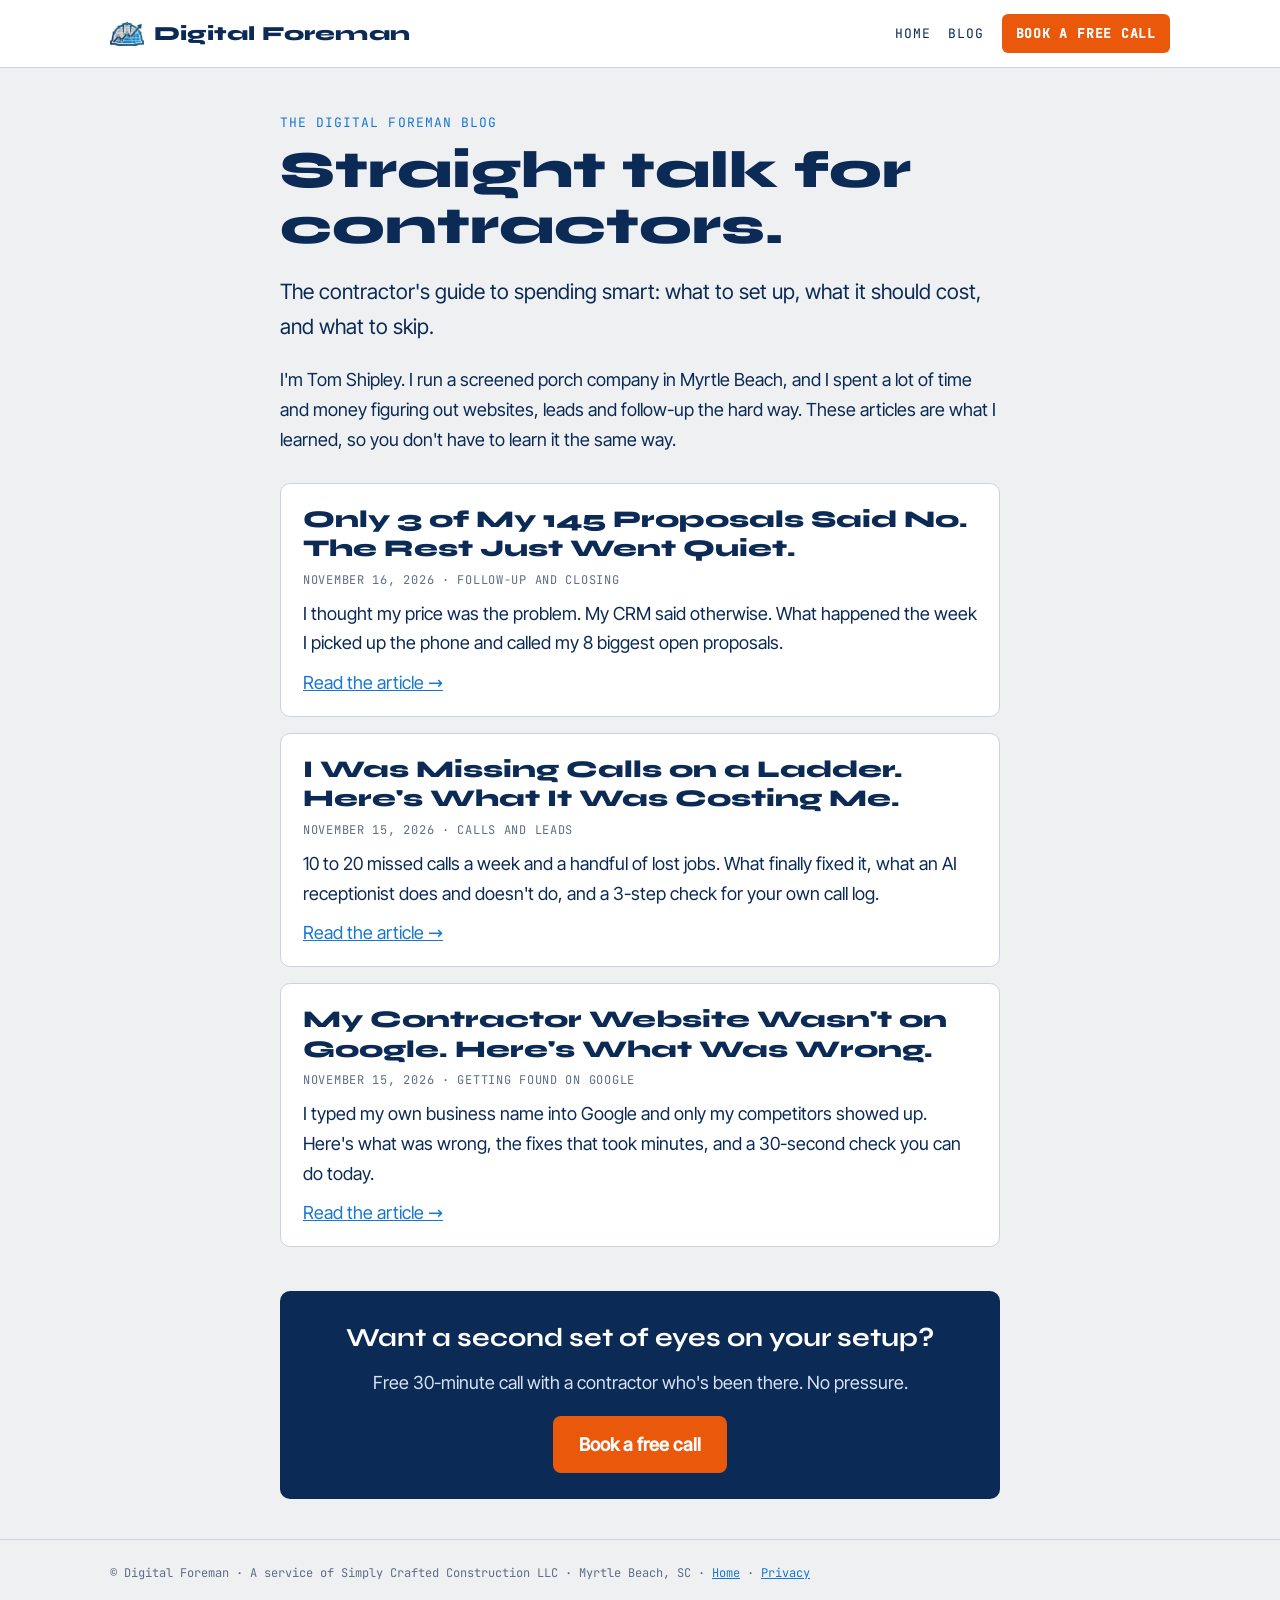
<file: blog/index.html>
<!doctype html>
<html lang="en">
<head>
<!-- Google tag (Analytics) -->
<script async src="https://www.googletagmanager.com/gtm.js?id=GTM-NZPQBCB5"></script>
<script>
  window.dataLayer = window.dataLayer || [];
  function gtag(){dataLayer.push(arguments);}
  gtag('js', new Date());
</script>
<meta charset="utf-8">
<meta name="viewport" content="width=device-width, initial-scale=1, viewport-fit=cover">
<title>Blog | Digital Foreman: Straight Talk for Contractors</title>
<meta name="description" content="Real lessons from a working contractor: websites, Google, leads, follow-up and what to set up (and skip) so you spend smart.">
<link rel="canonical" href="https://digitalforeman.org/blog/">
<link rel="icon" type="image/png" href="/images/df-hat.png">
<meta property="og:type" content="website">
<meta property="og:title" content="Digital Foreman Blog: Straight Talk for Contractors">
<meta property="og:description" content="The contractor's guide to spending smart: what to set up, what it should cost, and what to skip.">
<meta property="og:url" content="https://digitalforeman.org/blog/">
<meta property="og:image" content="https://digitalforeman.org/images/df-logo-cutout.png">
<link rel="stylesheet" href="/fonts/fonts.css">
<link rel="stylesheet" href="/blog/blog.css">
</head>
<body>
<header class="top">
<div class="wrap">
<a class="brand" href="/"><img src="/images/df-hat.png" alt="">Digital Foreman</a>
<nav class="links"><a href="/">Home</a><a href="/blog/">Blog</a><a class="cta" href="/book">Book a free call</a></nav>
</div>
</header>

<main class="wrap">
<div class="kicker">The Digital Foreman Blog</div>
<h1>Straight talk for contractors.</h1>
<p class="lede">The contractor's guide to spending smart: what to set up, what it should cost, and what to skip.</p>
<p>I'm Tom Shipley. I run a screened porch company in Myrtle Beach, and I spent a lot of time and money figuring out websites, leads and follow-up the hard way. These articles are what I learned, so you don't have to learn it the same way.</p>

<ul class="post-list">
<li>
<a class="title" href="/blog/follow-up-is-the-leak.html">Only 3 of My 145 Proposals Said No. The Rest Just Went Quiet.</a>
<div class="meta">November 16, 2026 · Follow-up and closing</div>
<p>I thought my price was the problem. My CRM said otherwise. What happened the week I picked up the phone and called my 8 biggest open proposals.</p>
<a href="/blog/follow-up-is-the-leak.html">Read the article →</a>
</li>
<li>
<a class="title" href="/blog/missing-calls-on-a-ladder.html">I Was Missing Calls on a Ladder. Here's What It Was Costing Me.</a>
<div class="meta">November 15, 2026 · Calls and leads</div>
<p>10 to 20 missed calls a week and a handful of lost jobs. What finally fixed it, what an AI receptionist does and doesn't do, and a 3-step check for your own call log.</p>
<a href="/blog/missing-calls-on-a-ladder.html">Read the article →</a>
</li>
<li>
<a class="title" href="/blog/contractor-website-not-on-google.html">My Contractor Website Wasn't on Google. Here's What Was Wrong.</a>
<div class="meta">November 15, 2026 · Getting found on Google</div>
<p>I typed my own business name into Google and only my competitors showed up. Here's what was wrong, the fixes that took minutes, and a 30-second check you can do today.</p>
<a href="/blog/contractor-website-not-on-google.html">Read the article →</a>
</li>
</ul>

<div class="cta-box">
<h3>Want a second set of eyes on your setup?</h3>
<p>Free 30-minute call with a contractor who's been there. No pressure.</p>
<a class="btn" href="/book">Book a free call</a>
</div>
</main>

<footer>
<div class="wrap">© Digital Foreman · A service of Simply Crafted Construction LLC · Myrtle Beach, SC · <a href="/">Home</a> · <a href="/privacy.html">Privacy</a></div>
</footer>
</body>
</html>
</file>
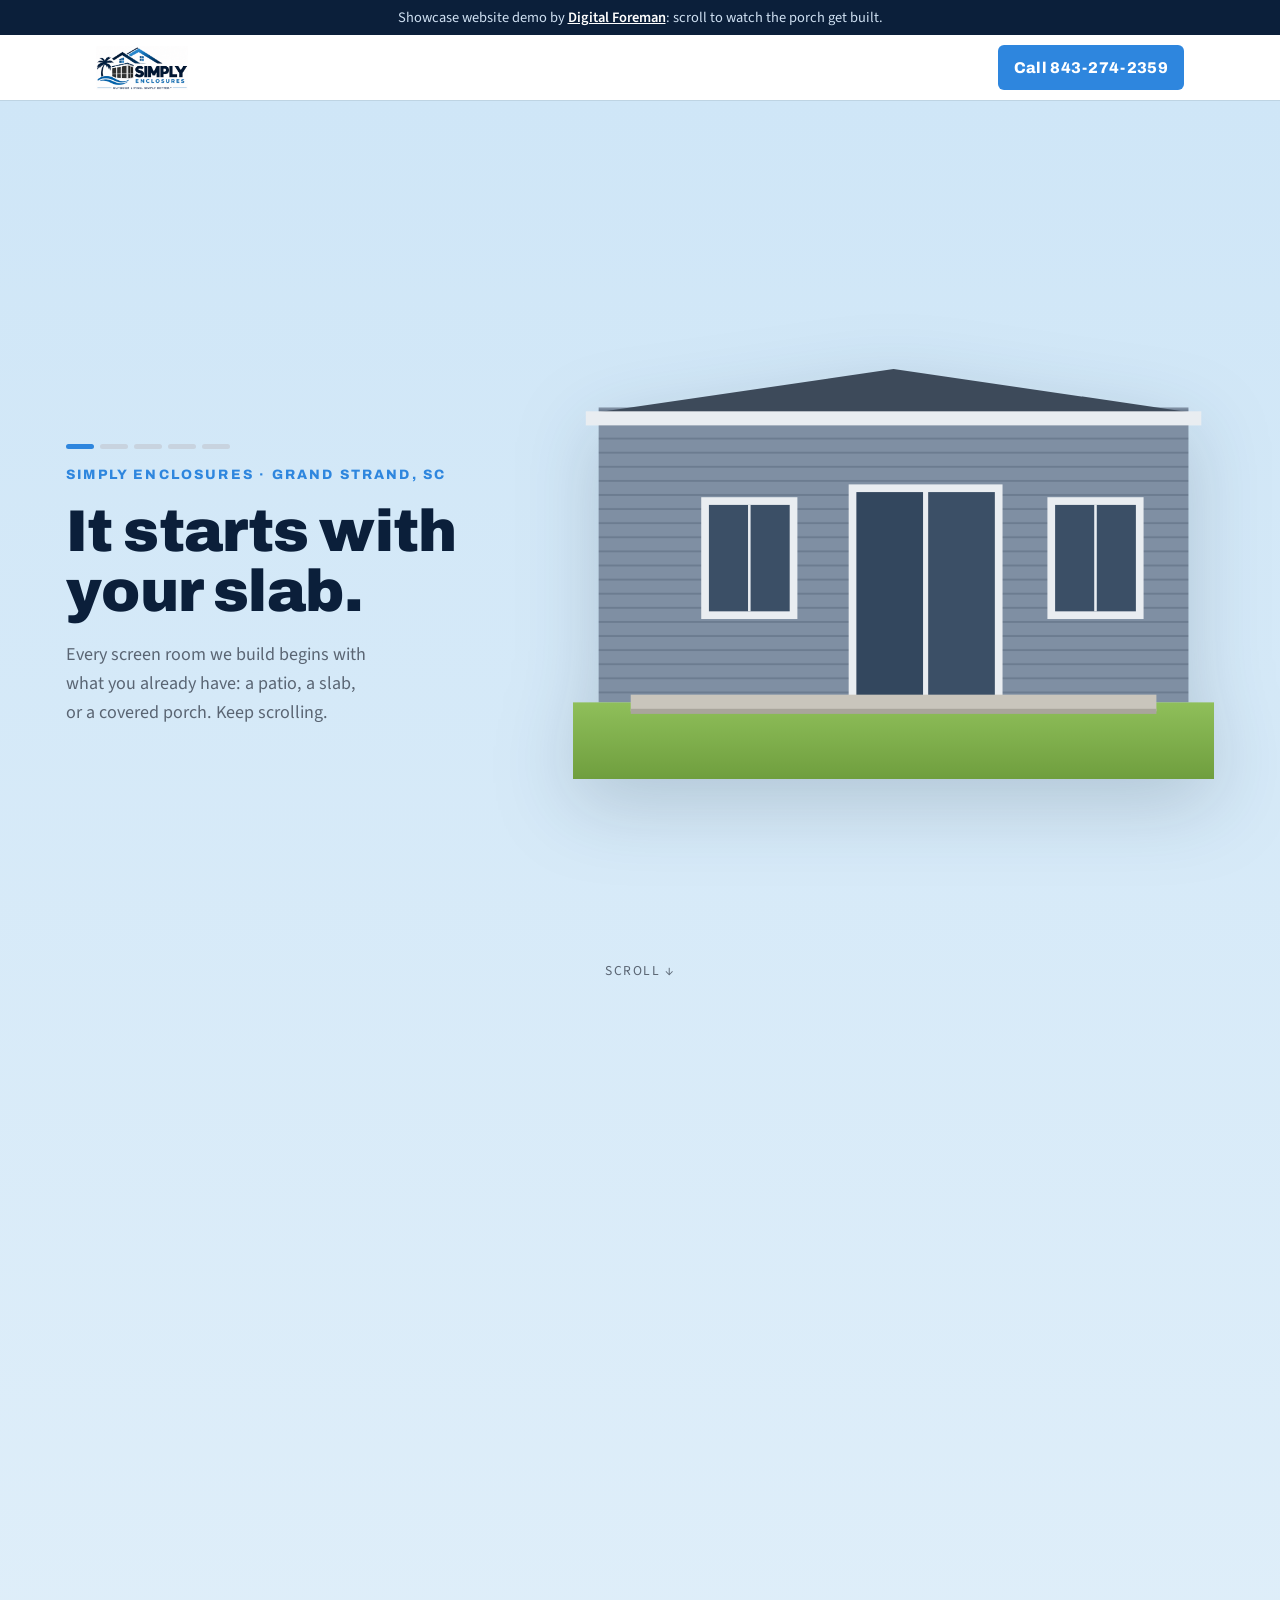
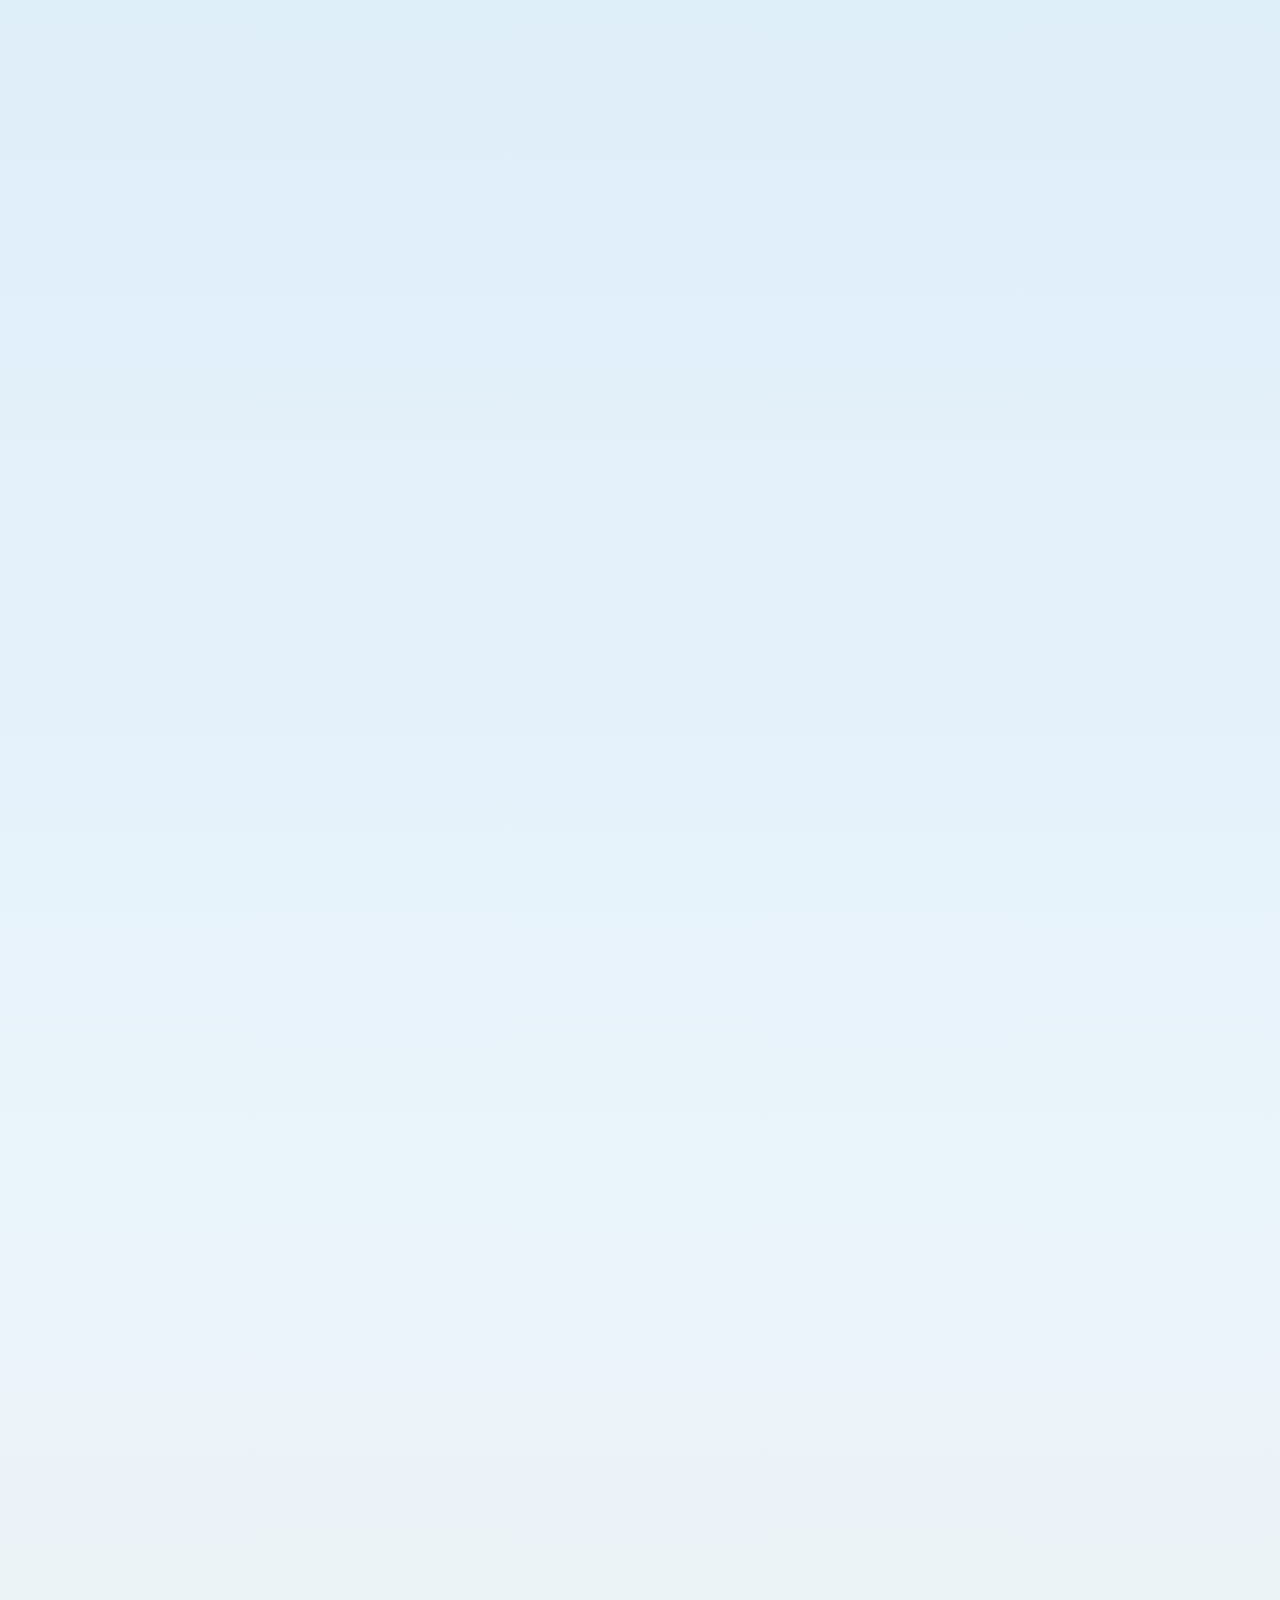
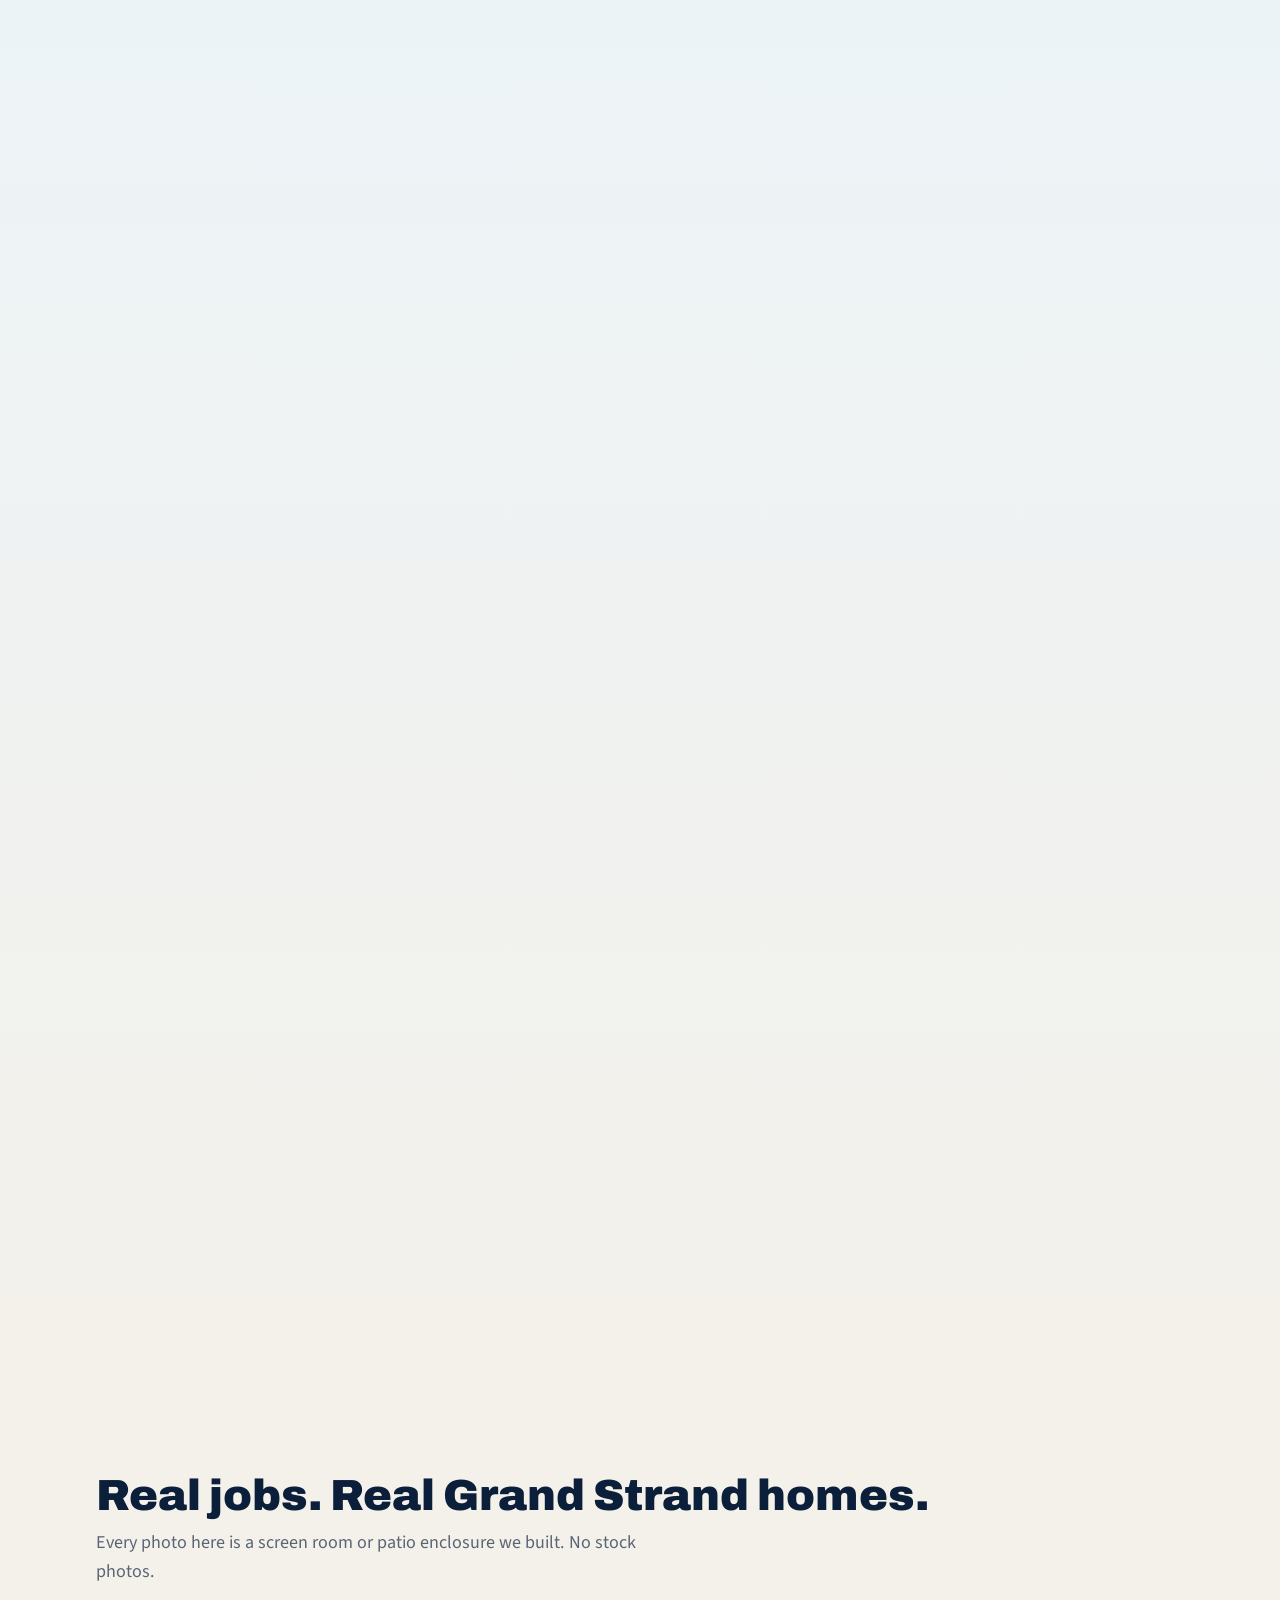
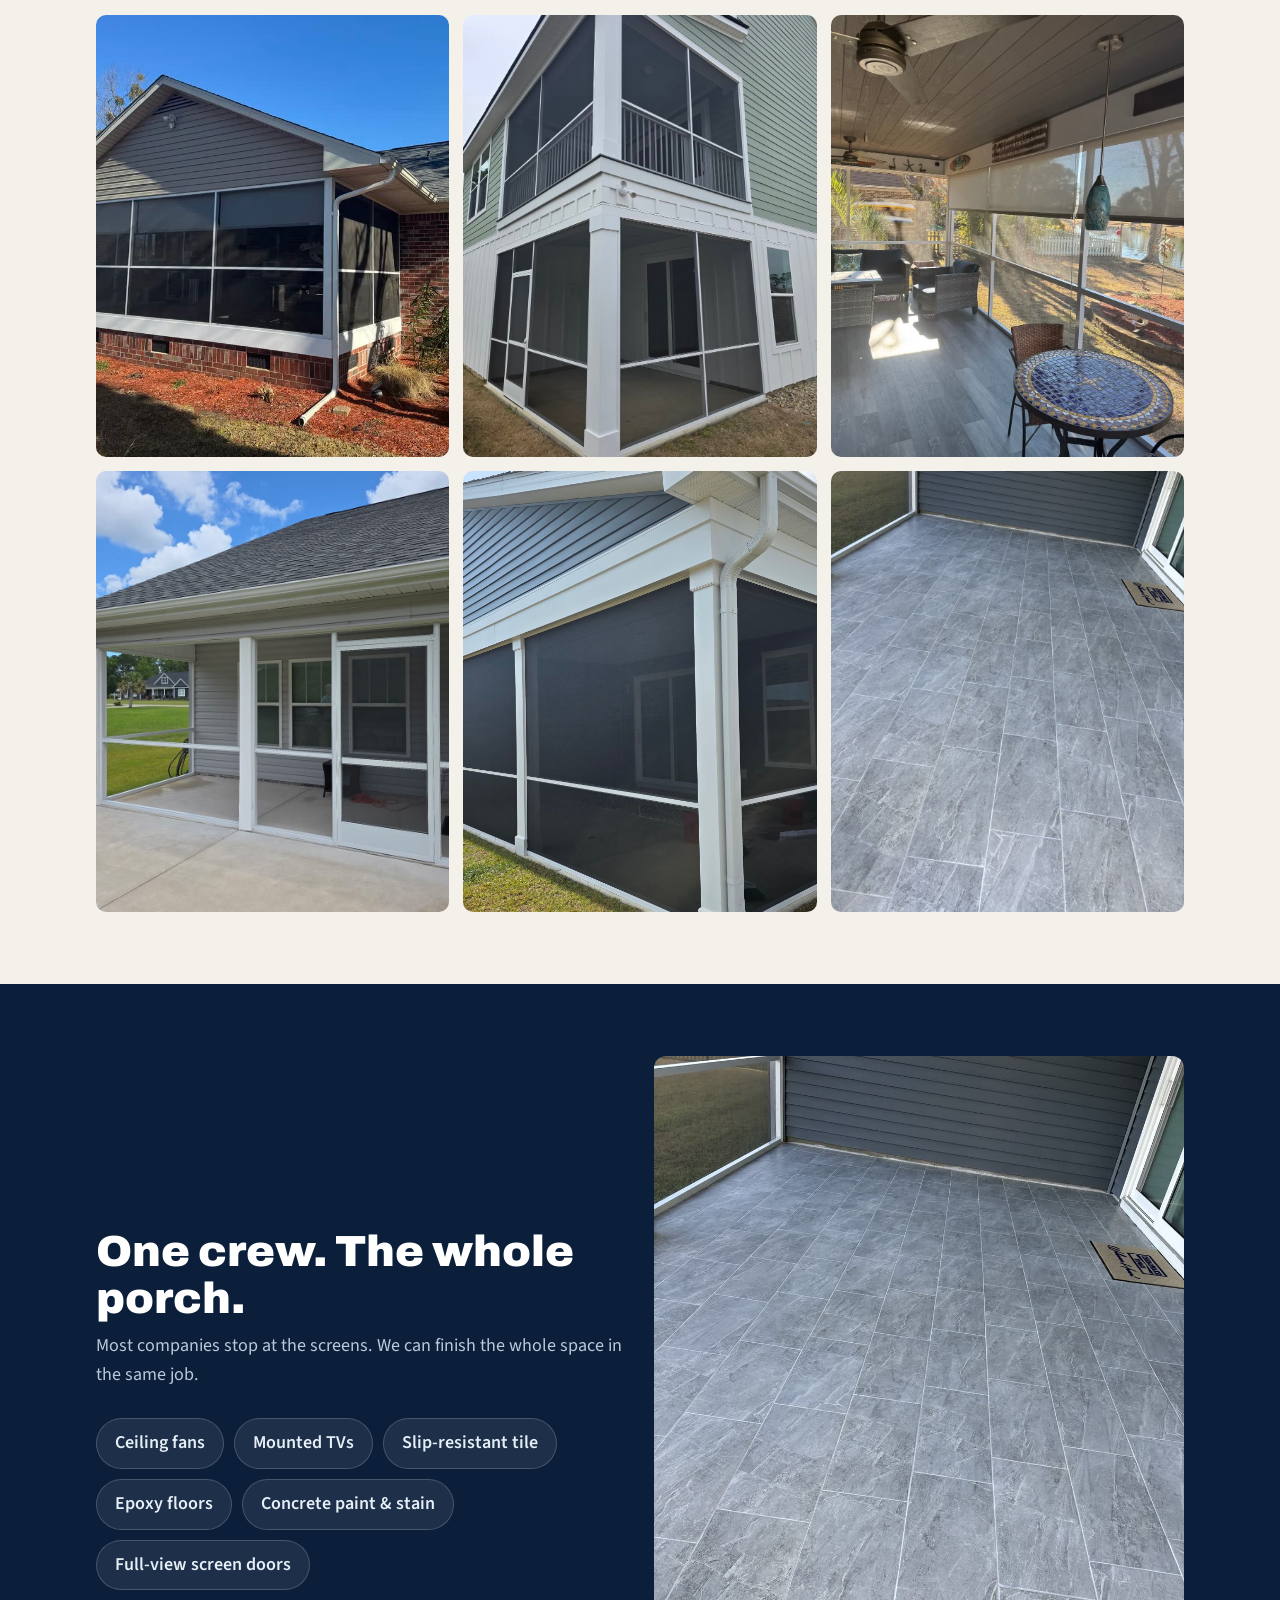
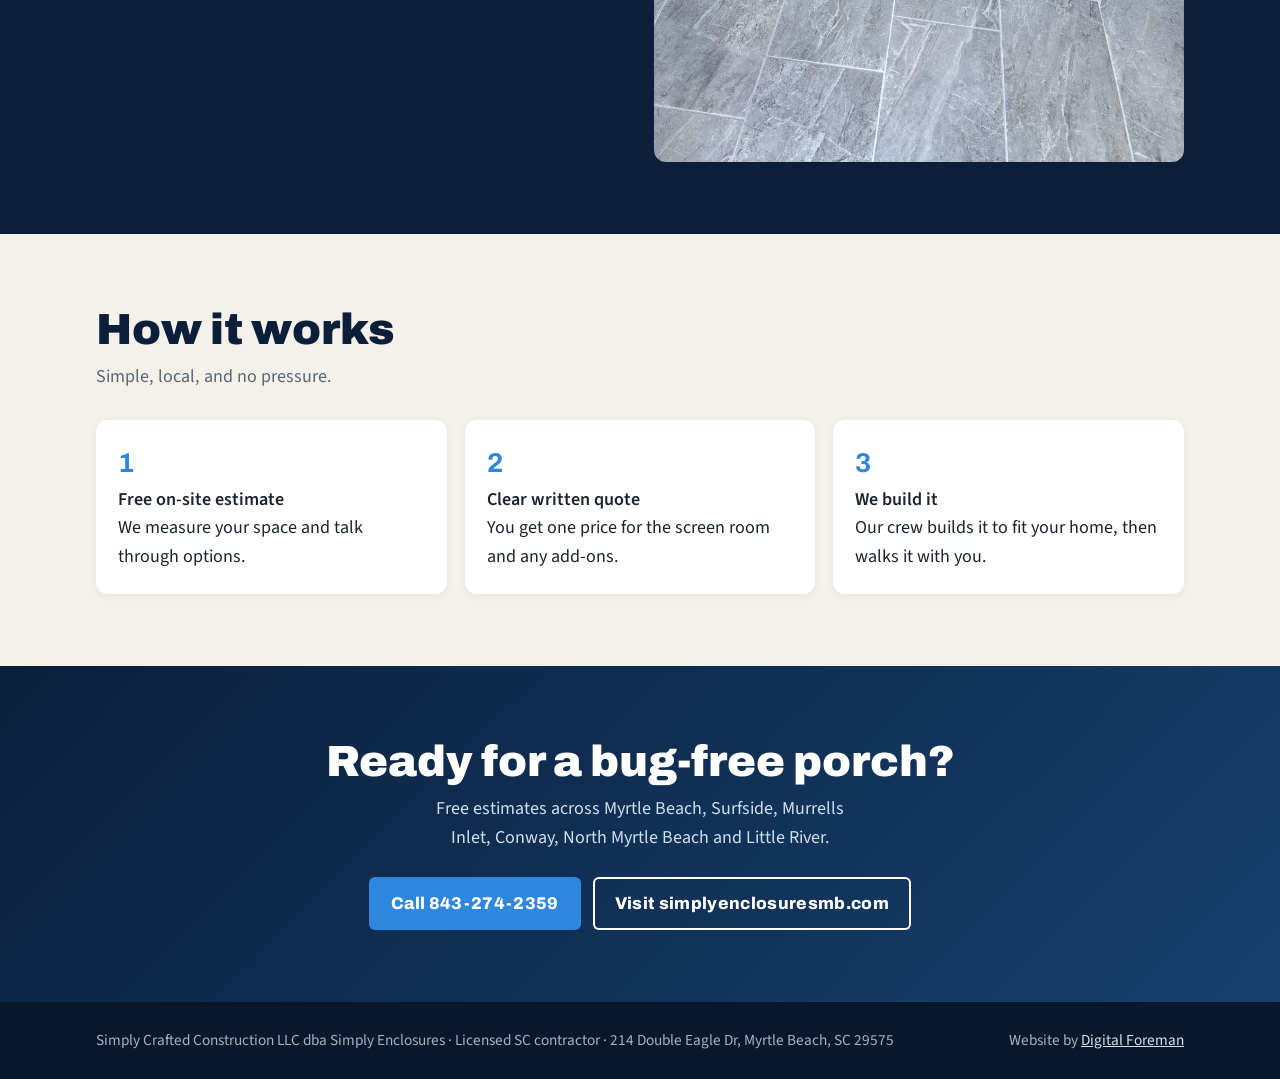
<file: demo/simply-enclosures/index.html>
<!doctype html>
<html lang="en">
<head>
<!-- Google tag (Analytics) -->
<script async src="https://www.googletagmanager.com/gtm.js?id=GTM-NZPQBCB5"></script>
<script>
  window.dataLayer = window.dataLayer || [];
  function gtag(){dataLayer.push(arguments);}
  gtag('js', new Date());
</script>
<meta charset="utf-8">
<meta name="viewport" content="width=device-width, initial-scale=1, viewport-fit=cover">
<meta name="robots" content="noindex">
<title>Simply Enclosures | Screen Rooms Built Layer by Layer</title>
<meta name="description" content="Custom screen rooms and patio enclosures in Myrtle Beach and the Grand Strand. Watch your porch get built as you scroll. Free estimates: 843-274-2359.">
<link rel="stylesheet" href="/fonts/fonts.css">
<style>
:root{
  --navy:#0B1F3A; --blue:#2E86DE; --sky:#5DADE2; --sand:#F4F1EA; --ink:#1B2430; --muted:#5A6573;
  --display:"Archivo","Arial Black",system-ui,sans-serif; --body:"Source Sans 3","Segoe UI",system-ui,sans-serif;
  color-scheme:light;
}
*{box-sizing:border-box}
html,body{margin:0;background:var(--sand);color:var(--ink);font-family:var(--body);font-size:1.0625rem;line-height:1.6}
img{max-width:100%;display:block}
a{color:var(--blue)}
.wrap{max-width:1120px;margin:0 auto;padding:0 max(16px,env(safe-area-inset-left))}
.demo-bar{background:var(--navy);color:#cfe0f2;font-size:.85rem;text-align:center;padding:6px 16px}
.demo-bar a{color:#fff;font-weight:600}
header{position:sticky;top:0;z-index:20;background:#fff;box-shadow:0 1px 0 rgba(0,0,0,.08)}
header .wrap{display:flex;align-items:center;justify-content:space-between;gap:12px;padding-top:10px;padding-bottom:10px}
header img{height:44px;width:auto}
.btn{display:inline-block;font-family:var(--display);font-weight:800;letter-spacing:.02em;text-decoration:none;border-radius:6px;padding:13px 22px;border:0;cursor:pointer;font-size:1rem}
.btn-blue{background:var(--blue);color:#fff}.btn-blue:hover{background:#1f6fbd}
.btn-ghost{background:transparent;color:var(--navy);box-shadow:inset 0 0 0 2px var(--navy)}
header .btn{padding:10px 16px;font-size:.92rem}

/* ---------- scroll build ---------- */
.build{position:relative;height:500vh;background:linear-gradient(#cfe6f7,#eaf4fb 60%,var(--sand))}
.stage{position:sticky;top:0;height:100vh;display:grid;grid-template-columns:minmax(0,1fr) minmax(0,1.35fr);align-items:center;gap:32px;max-width:1180px;margin:0 auto;padding:72px max(16px,env(safe-area-inset-left)) 24px}
.copy{position:relative;min-height:260px}
.step{position:absolute;inset:0;opacity:0;transform:translateY(18px);transition:opacity .45s,transform .45s}
.step.on{opacity:1;transform:none}
.kicker{font-family:var(--display);font-weight:800;font-size:.8rem;letter-spacing:.16em;text-transform:uppercase;color:var(--blue)}
.step h1,.step h2{font-family:var(--display);font-weight:900;color:var(--navy);font-size:clamp(2rem,4.6vw,3.6rem);line-height:1.02;margin:.25em 0 .35em;letter-spacing:-.01em}
.step p{color:var(--muted);max-width:34ch;margin:0 0 18px}
.copy{padding-top:20px}
.step{top:20px}
.progress{display:flex;gap:6px;position:absolute;top:0;left:0}
.progress i{width:28px;height:5px;border-radius:3px;background:#c8d3df;transition:background .3s}
.progress i.on{background:var(--blue)}
.art{width:100%;filter:drop-shadow(0 24px 40px rgba(11,31,58,.18))}
.art svg{width:100%;height:auto;display:block}
.layer{opacity:0;transition:opacity .6s, transform .6s}
.layer.on{opacity:1}
#frame.layer{transform:translateY(-14px)}#frame.layer.on{transform:none}
#screens.layer{transform:scaleY(.2);transform-origin:50% 0%}#screens.layer.on{transform:none}
.scroll-hint{position:absolute;left:50%;bottom:18px;transform:translateX(-50%);font-size:.8rem;color:var(--muted);letter-spacing:.12em;text-transform:uppercase}
@media (max-width:820px){
  .stage{grid-template-columns:1fr;grid-template-rows:auto auto;align-content:center;gap:8px;padding-top:64px;padding-bottom:84px}
  .copy{min-height:210px;order:2}
  .art{order:1}
  .step p{max-width:none}
}
@media (prefers-reduced-motion:reduce){.step,.layer{transition:none}}

/* ---------- sections ---------- */
section.band{padding:72px 0}
.band h2{font-family:var(--display);font-weight:900;color:var(--navy);font-size:clamp(1.7rem,3.4vw,2.6rem);line-height:1.08;margin:0 0 10px}
.band .lead{color:var(--muted);max-width:60ch;margin:0 0 28px}
.grid{display:grid;grid-template-columns:repeat(3,minmax(0,1fr));gap:14px}
.grid figure{margin:0;border-radius:10px;overflow:hidden;background:#ddd;aspect-ratio:4/5}
.grid img{width:100%;height:100%;object-fit:cover;transition:transform .5s}
.grid figure:hover img{transform:scale(1.04)}
.grid figcaption{display:none}
@media (max-width:820px){.grid{grid-template-columns:repeat(2,minmax(0,1fr))}}
.addons{background:var(--navy);color:#e6eef7}
.addons h2{color:#fff}.addons .lead{color:#b9c9da}
.chips{display:flex;flex-wrap:wrap;gap:10px;margin:0;padding:0;list-style:none}
.chips li{background:rgba(255,255,255,.08);border:1px solid rgba(255,255,255,.18);border-radius:999px;padding:10px 18px;font-weight:600}
.split{display:grid;grid-template-columns:1fr 1fr;gap:28px;align-items:center}
.split img{border-radius:12px}
@media (max-width:820px){.split{grid-template-columns:1fr}}
.steps3{display:grid;grid-template-columns:repeat(3,minmax(0,1fr));gap:18px;counter-reset:s}
.steps3 div{background:#fff;border-radius:12px;padding:22px;box-shadow:0 2px 10px rgba(11,31,58,.06)}
.steps3 b{font-family:var(--display);color:var(--blue);font-size:1.6rem;display:block}
@media (max-width:820px){.steps3{grid-template-columns:1fr}}
.cta{background:linear-gradient(135deg,var(--navy),#16406f);color:#fff;text-align:center}
.cta h2{color:#fff}.cta p{color:#cfe0f2;margin:0 auto 24px;max-width:50ch}
.cta .btns{display:flex;gap:12px;justify-content:center;flex-wrap:wrap}
.cta .btn-ghost{color:#fff;box-shadow:inset 0 0 0 2px #fff}
footer{background:#08172b;color:#9fb3c8;font-size:.9rem;padding:26px 0}
footer .wrap{display:flex;flex-wrap:wrap;gap:10px;justify-content:space-between}
.callbar{position:fixed;left:0;right:0;bottom:0;z-index:30;display:none;background:var(--blue);text-align:center;padding:12px calc(12px + env(safe-area-inset-bottom))}
.callbar a{color:#fff;font-family:var(--display);font-weight:800;text-decoration:none;letter-spacing:.02em}
@media (max-width:820px){.callbar{display:block}footer{padding-bottom:70px}}
</style>
</head>
<body>

<div class="demo-bar">Showcase website demo by <a href="https://digitalforeman.org">Digital Foreman</a>: scroll to watch the porch get built.</div>

<header>
  <div class="wrap">
    <a href="#top" aria-label="Simply Enclosures home"><img src="img/logo.png" alt="Simply Enclosures: screen rooms and patio enclosures"></a>
    <a class="btn btn-blue" href="tel:+18432742359">Call 843-274-2359</a>
  </div>
</header>

<main id="top">
<!-- ===== Scroll build ===== -->
<section class="build" id="build" aria-label="Watch a screen room get built">
  <div class="stage">
    <div class="copy">
      <div class="step on" data-step="0">
        <div class="kicker">Simply Enclosures · Grand Strand, SC</div>
        <h1>It starts with your slab.</h1>
        <p>Every screen room we build begins with what you already have: a patio, a slab, or a covered porch. Keep scrolling.</p>
      </div>
      <div class="step" data-step="1">
        <div class="kicker">Step 2</div>
        <h2>Framed to fit your home.</h2>
        <p>Custom-cut aluminum framing, measured to your house. No kits, no one-size-fits-all.</p>
      </div>
      <div class="step" data-step="2">
        <div class="kicker">Step 3</div>
        <h2>Screened in. Bugs out.</h2>
        <p>Tight screen panels keep out mosquitoes and no-see-ums, so you can use your porch every day.</p>
      </div>
      <div class="step" data-step="3">
        <div class="kicker">Step 4</div>
        <h2>Finished your way.</h2>
        <p>Add a full-view door, a ceiling fan, a mounted TV, and a slip-resistant tile floor. One crew, one job.</p>
      </div>
      <div class="step" data-step="4">
        <div class="kicker">Done</div>
        <h2>Your porch, built right.</h2>
        <p>Licensed SC contractor. Free on-site estimates across Myrtle Beach and the Grand Strand.</p>
        <a class="btn btn-blue" href="#quote">Get my free estimate</a>
      </div>
      <div class="progress" aria-hidden="true"><i class="on"></i><i></i><i></i><i></i><i></i></div>
    </div>

    <div class="art" aria-hidden="true">
      <svg viewBox="0 0 1000 640" xmlns="http://www.w3.org/2000/svg">
        <defs>
          <pattern id="siding" width="20" height="22" patternUnits="userSpaceOnUse">
            <rect width="20" height="22" fill="#7f8fa3"/><rect y="19" width="20" height="3" fill="#6c7c90"/>
          </pattern>
          <pattern id="mesh" width="6" height="6" patternUnits="userSpaceOnUse">
            <rect width="6" height="6" fill="#1c2733"/><path d="M0 0H6M0 0V6" stroke="#2c3a48" stroke-width="1"/>
          </pattern>
          <pattern id="tile" width="90" height="40" patternUnits="userSpaceOnUse">
            <rect width="90" height="40" fill="#9aa6b2"/><rect x="1" y="1" width="88" height="18" fill="#a9b4bf"/><rect x="46" y="21" width="88" height="18" fill="#a3aeba"/><rect x="-44" y="21" width="88" height="18" fill="#a3aeba"/>
          </pattern>
          <linearGradient id="grass" x1="0" y1="0" x2="0" y2="1"><stop offset="0" stop-color="#8fbf5a"/><stop offset="1" stop-color="#6f9e3e"/></linearGradient>
        </defs>
        <!-- house -->
        <rect x="40" y="60" width="920" height="460" fill="url(#siding)"/>
        <polygon points="20,70 500,0 980,70" fill="#3d4a5a"/>
        <rect x="20" y="66" width="960" height="22" fill="#e9edf1"/>
        <!-- windows / slider on house wall -->
        <rect x="200" y="200" width="150" height="190" fill="#e9edf1"/><rect x="212" y="212" width="126" height="166" fill="#3b4f66"/><rect x="273" y="212" width="4" height="166" fill="#e9edf1"/>
        <rect x="430" y="180" width="240" height="330" fill="#e9edf1"/><rect x="442" y="192" width="104" height="318" fill="#33475e"/><rect x="554" y="192" width="104" height="318" fill="#3b4f66"/>
        <rect x="740" y="200" width="150" height="190" fill="#e9edf1"/><rect x="752" y="212" width="126" height="166" fill="#3b4f66"/><rect x="813" y="212" width="4" height="166" fill="#e9edf1"/>
        <!-- ground -->
        <rect x="0" y="520" width="1000" height="120" fill="url(#grass)"/>

        <!-- 1 slab (always visible at start) -->
        <g id="slab" class="layer on">
          <rect x="90" y="508" width="820" height="26" fill="#c9c5bc"/>
          <rect x="90" y="530" width="820" height="8" fill="#a9a59c"/>
        </g>

        <!-- 4a tile floor (add-on) -->
        <g id="tilefloor" class="layer">
          <rect x="96" y="508" width="808" height="22" fill="url(#tile)"/>
        </g>

        <!-- 2 frame -->
        <g id="frame" class="layer" fill="#f7f8fa">
          <rect x="70" y="88" width="860" height="26"/>
          <rect x="96" y="114" width="18" height="396"/>
          <rect x="300" y="114" width="16" height="396"/>
          <rect x="492" y="114" width="16" height="396"/>
          <rect x="684" y="114" width="16" height="396"/>
          <rect x="886" y="114" width="18" height="396"/>
          <rect x="114" y="420" width="772" height="10"/>
          <rect x="114" y="498" width="772" height="10"/>
          <!-- gutter + downspout -->
          <rect x="66" y="84" width="868" height="8" fill="#ffffff"/>
          <rect x="910" y="92" width="12" height="430" fill="#ffffff"/>
        </g>

        <!-- 3 screens -->
        <g id="screens" class="layer" opacity=".9">
          <rect x="114" y="114" width="186" height="306" fill="url(#mesh)" opacity=".72"/>
          <rect x="114" y="430" width="186" height="68" fill="url(#mesh)" opacity=".72"/>
          <rect x="316" y="114" width="176" height="306" fill="url(#mesh)" opacity=".72"/>
          <rect x="316" y="430" width="176" height="68" fill="url(#mesh)" opacity=".72"/>
          <rect x="508" y="114" width="176" height="306" fill="url(#mesh)" opacity=".72"/>
          <rect x="508" y="430" width="176" height="68" fill="url(#mesh)" opacity=".72"/>
          <rect x="700" y="114" width="186" height="306" fill="url(#mesh)" opacity=".72"/>
          <rect x="700" y="430" width="186" height="68" fill="url(#mesh)" opacity=".72"/>
        </g>

        <!-- 4 add-ons: door, fan, tv, chairs -->
        <g id="addons" class="layer">
          <!-- door in bay 3 -->
          <rect x="540" y="196" width="112" height="304" fill="none" stroke="#f7f8fa" stroke-width="10"/>
          <rect x="545" y="380" width="102" height="10" fill="#f7f8fa"/>
          <rect x="545" y="460" width="102" height="36" fill="#f7f8fa"/>
          <rect x="632" y="350" width="6" height="26" rx="2" fill="#cfd6dd"/>
          <!-- ceiling fan -->
          <rect x="398" y="114" width="4" height="34" fill="#cfd6dd"/>
          <ellipse cx="400" cy="152" rx="16" ry="8" fill="#cfd6dd"/>
          <rect x="330" y="149" width="140" height="6" rx="3" fill="#b9c2cc"/>
          <!-- tv on house wall (seen through screen) -->
          <rect x="740" y="236" width="128" height="76" rx="4" fill="#0d1218" stroke="#cfd6dd" stroke-width="3"/>
          <!-- chairs -->
          <rect x="150" y="452" width="70" height="44" rx="8" fill="#a07a55"/><rect x="150" y="430" width="70" height="26" rx="6" fill="#b68a61"/>
          <rect x="236" y="452" width="50" height="34" rx="6" fill="#d7d2c8"/>
          <!-- string lights -->
          <path d="M114 128 Q 300 160 492 128 T 886 128" fill="none" stroke="#6b5e44" stroke-width="2"/>
          <g fill="#ffd36b"><circle cx="160" cy="137" r="4"/><circle cx="230" cy="146" r="4"/><circle cx="300" cy="148" r="4"/><circle cx="370" cy="143" r="4"/><circle cx="440" cy="134" r="4"/><circle cx="560" cy="137" r="4"/><circle cx="640" cy="146" r="4"/><circle cx="720" cy="148" r="4"/><circle cx="800" cy="141" r="4"/><circle cx="860" cy="132" r="4"/></g>
        </g>
      </svg>
    </div>
    <div class="scroll-hint" id="hint">Scroll ↓</div>
  </div>
</section>

<!-- ===== Real jobs ===== -->
<section class="band">
  <div class="wrap">
    <h2>Real jobs. Real Grand Strand homes.</h2>
    <p class="lead">Every photo here is a screen room or patio enclosure we built. No stock photos.</p>
    <div class="grid">
      <figure><img src="img/brick-home.jpg" alt="Screen room on a brick home" loading="lazy"><figcaption>Brick home screen room</figcaption></figure>
      <figure><img src="img/two-story.jpg" alt="Two-story screened porch" loading="lazy"><figcaption>Two-story screened porch</figcaption></figure>
      <figure><img src="img/lake-view.jpg" alt="Screened porch interior with lake view and roller shades" loading="lazy"><figcaption>Lake-view screen room</figcaption></figure>
      <figure><img src="img/white-porch.jpg" alt="Screened-in covered patio with full-view door" loading="lazy"><figcaption>Covered patio screen-in</figcaption></figure>
      <figure><img src="img/tile-exterior.jpg" alt="New screened porch exterior" loading="lazy"><figcaption>New screened porch</figcaption></figure>
      <figure><img src="img/tile-floor.jpg" alt="Slip-resistant tile floor inside a screened porch" loading="lazy"><figcaption>Tile floor add-on</figcaption></figure>
    </div>
  </div>
</section>

<!-- ===== Add-ons ===== -->
<section class="band addons">
  <div class="wrap split">
    <div>
      <h2>One crew. The whole porch.</h2>
      <p class="lead">Most companies stop at the screens. We can finish the whole space in the same job.</p>
      <ul class="chips">
        <li>Ceiling fans</li><li>Mounted TVs</li><li>Slip-resistant tile</li><li>Epoxy floors</li><li>Concrete paint &amp; stain</li><li>Full-view screen doors</li>
      </ul>
    </div>
    <img src="img/tile-floor.jpg" alt="Finished tile floor in a screened porch" loading="lazy">
  </div>
</section>

<!-- ===== How it works ===== -->
<section class="band">
  <div class="wrap">
    <h2>How it works</h2>
    <p class="lead">Simple, local, and no pressure.</p>
    <div class="steps3">
      <div><b>1</b><strong>Free on-site estimate</strong><br>We measure your space and talk through options.</div>
      <div><b>2</b><strong>Clear written quote</strong><br>You get one price for the screen room and any add-ons.</div>
      <div><b>3</b><strong>We build it</strong><br>Our crew builds it to fit your home, then walks it with you.</div>
    </div>
  </div>
</section>

<!-- ===== CTA ===== -->
<section class="band cta" id="quote">
  <div class="wrap">
    <h2>Ready for a bug-free porch?</h2>
    <p>Free estimates across Myrtle Beach, Surfside, Murrells Inlet, Conway, North Myrtle Beach and Little River.</p>
    <div class="btns">
      <a class="btn btn-blue" href="tel:+18432742359">Call 843-274-2359</a>
      <a class="btn btn-ghost" href="https://simplyenclosuresmb.com">Visit simplyenclosuresmb.com</a>
    </div>
  </div>
</section>
</main>

<footer>
  <div class="wrap">
    <span>Simply Crafted Construction LLC dba Simply Enclosures · Licensed SC contractor · 214 Double Eagle Dr, Myrtle Beach, SC 29575</span>
    <span>Website by <a href="https://digitalforeman.org" style="color:#cfe0f2">Digital Foreman</a></span>
  </div>
</footer>

<div class="callbar"><a href="tel:+18432742359">Tap to call: 843-274-2359</a></div>

<script>
(function(){
  var build=document.getElementById('build');
  var steps=[].slice.call(document.querySelectorAll('.step'));
  var bars=[].slice.call(document.querySelectorAll('.progress i'));
  var hint=document.getElementById('hint');
  var L={frame:document.getElementById('frame'),screens:document.getElementById('screens'),addons:document.getElementById('addons'),tile:document.getElementById('tilefloor')};
  var current=-1;
  function setStep(n){
    if(n===current) return; current=n;
    steps.forEach(function(s,i){s.classList.toggle('on',i===n)});
    bars.forEach(function(b,i){b.classList.toggle('on',i<=n)});
    L.frame.classList.toggle('on',n>=1);
    L.screens.classList.toggle('on',n>=2);
    L.addons.classList.toggle('on',n>=3);
    L.tile.classList.toggle('on',n>=3);
    if(hint) hint.style.opacity=n>=4?0:1;
  }
  function onScroll(){
    var r=build.getBoundingClientRect();
    var total=build.offsetHeight-window.innerHeight;
    var p=Math.min(1,Math.max(0,-r.top/Math.max(1,total)));
    setStep(Math.min(4,Math.floor(p*5)));
  }
  window.addEventListener('scroll',onScroll,{passive:true});
  window.addEventListener('resize',onScroll);
  onScroll();
})();
</script>
</body>
</html>
</file>
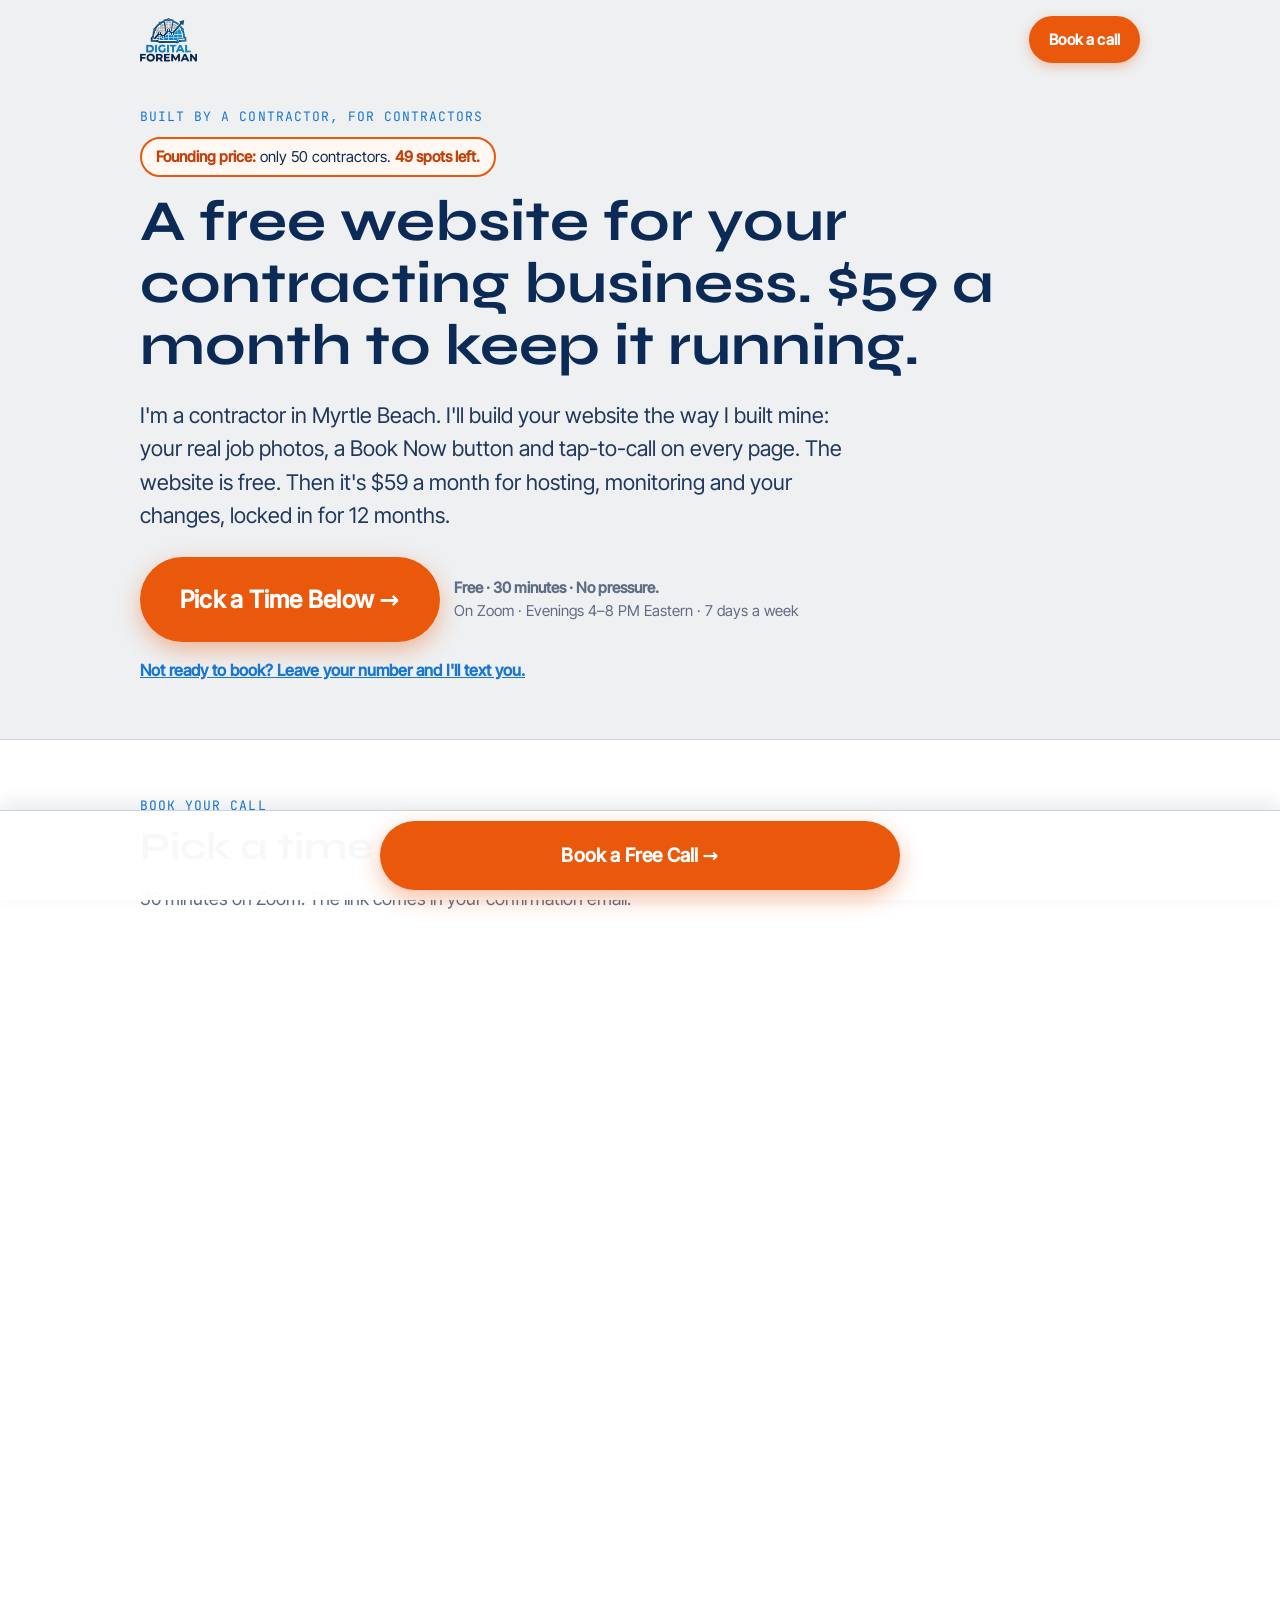
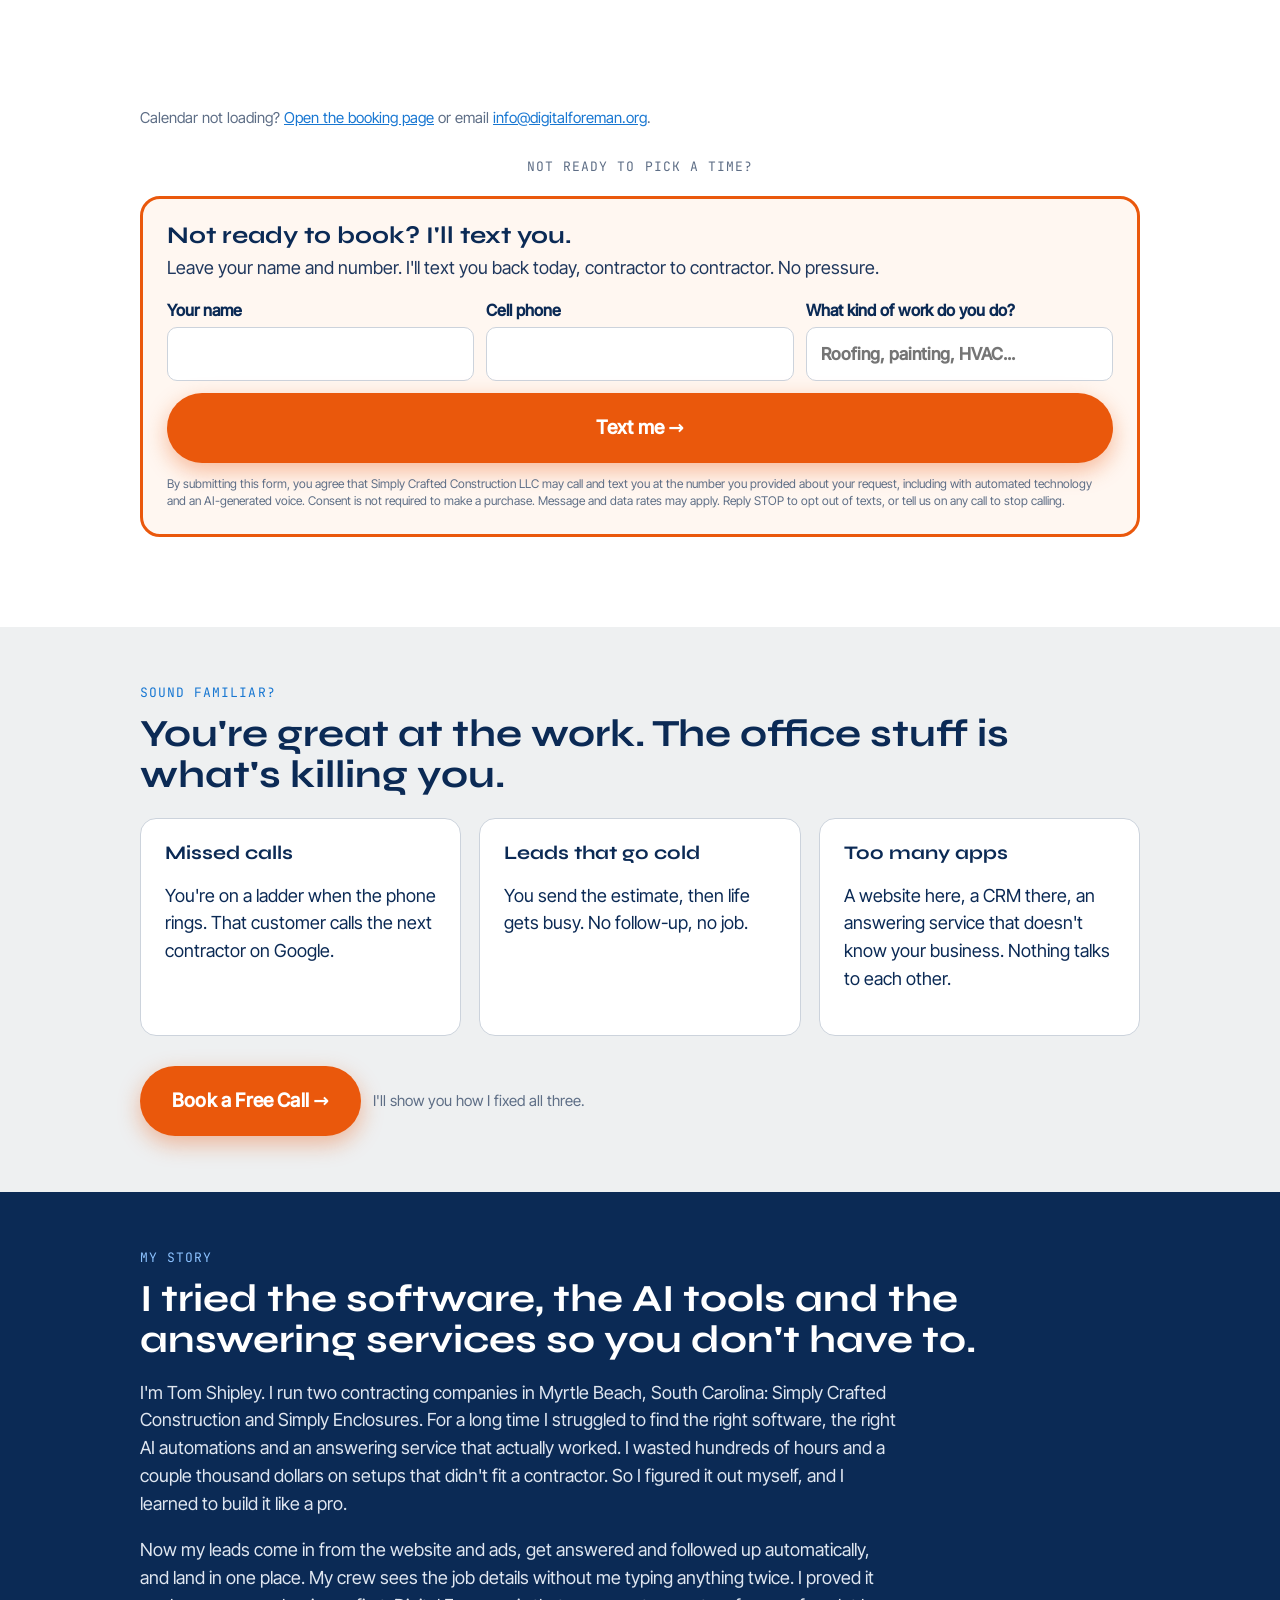
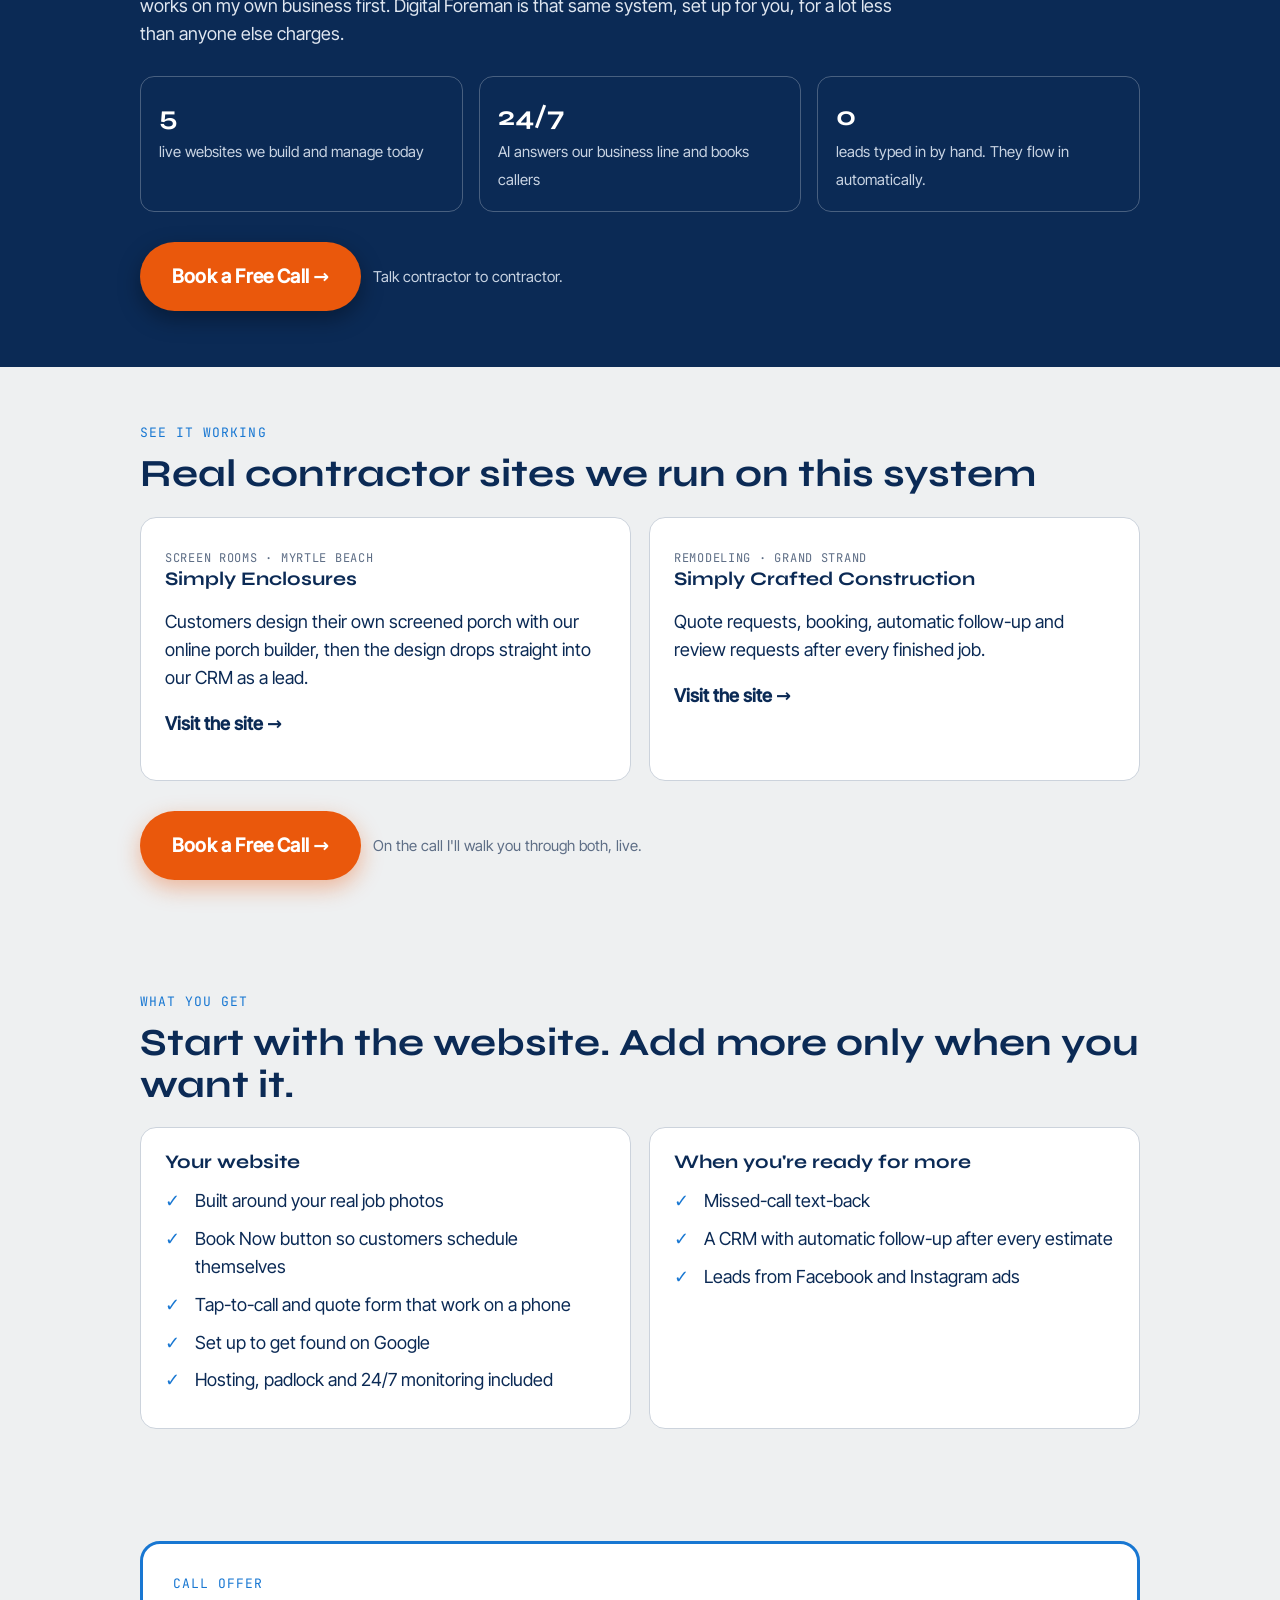
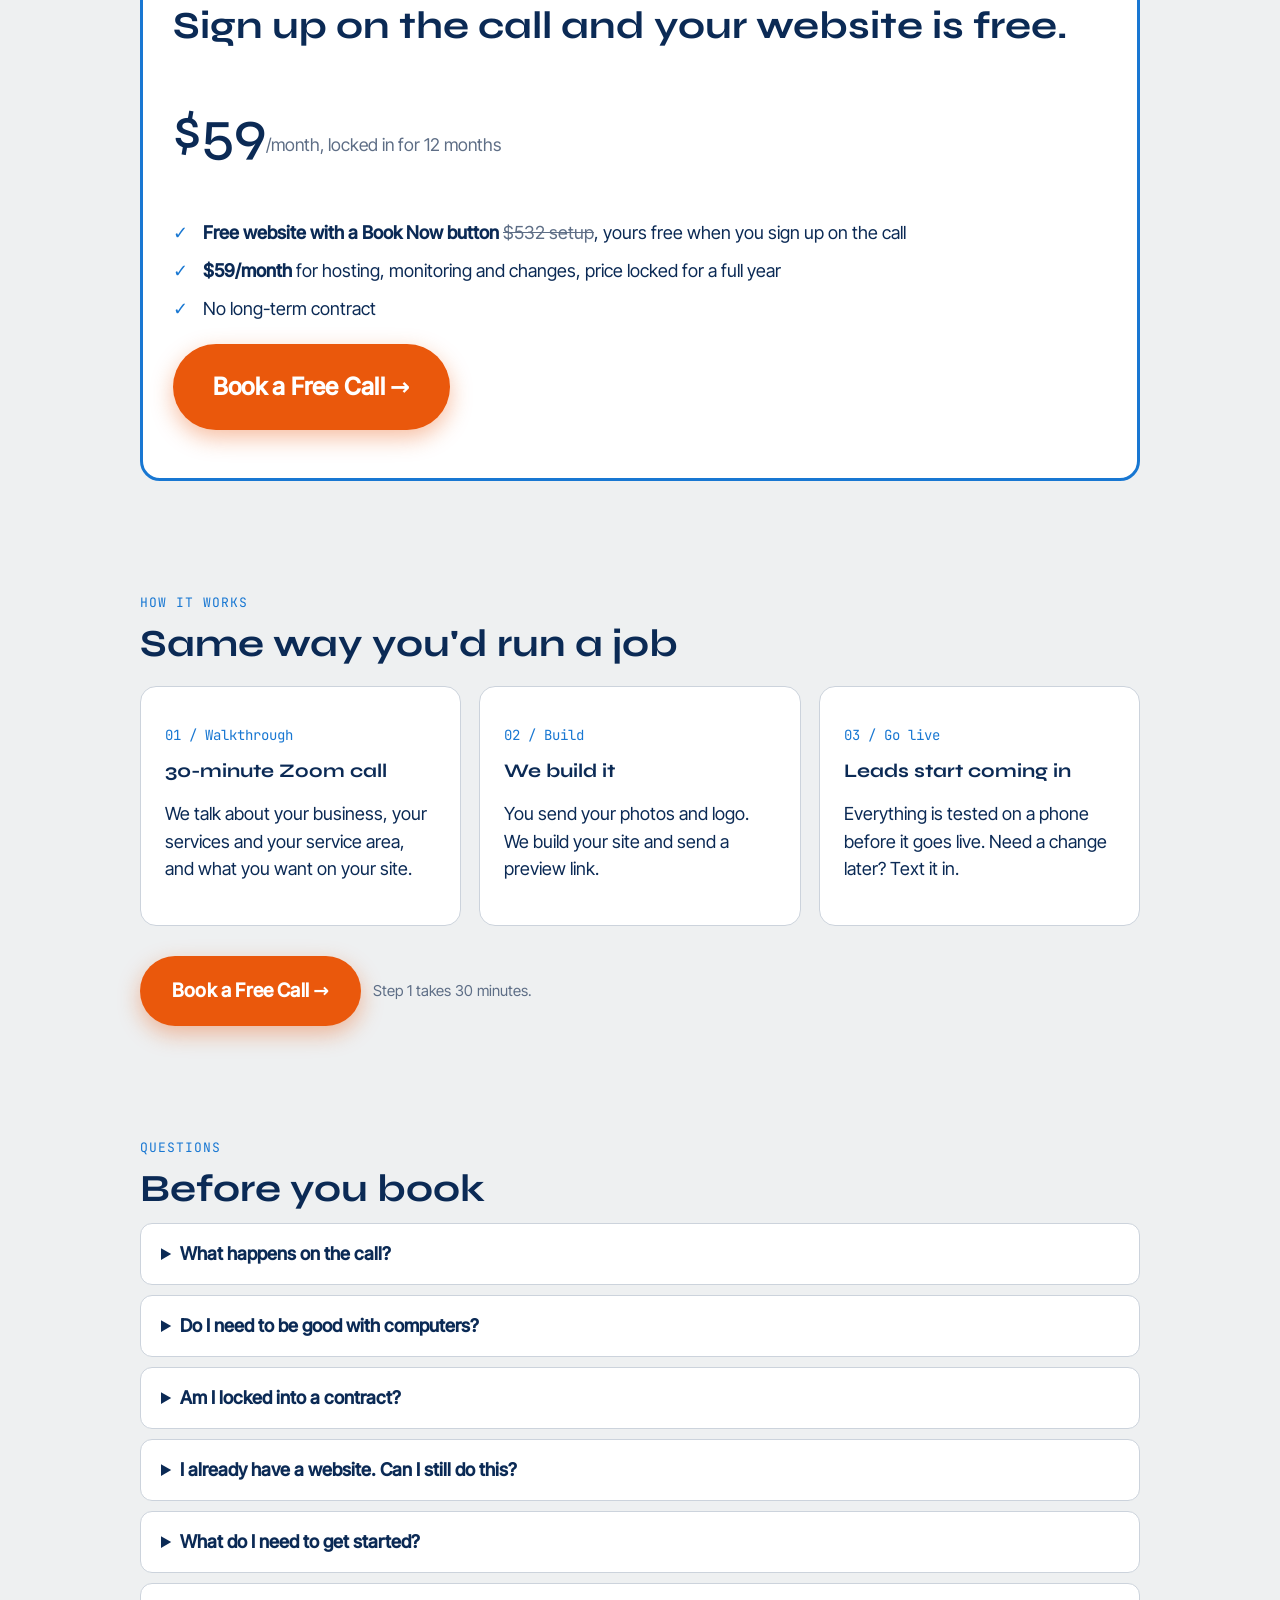
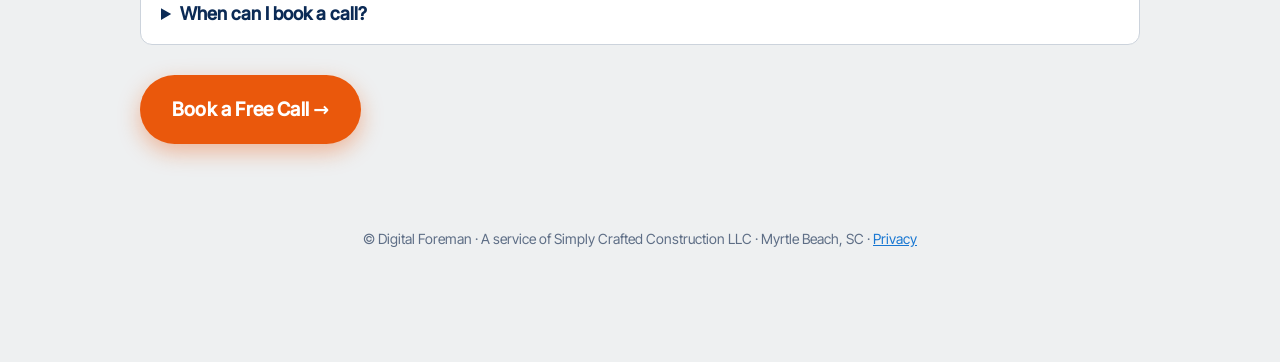
<file: book.html>
<!doctype html>
<html lang="en">
<head>
<!-- Google tag (Analytics) -->
<script async src="https://www.googletagmanager.com/gtm.js?id=GTM-NZPQBCB5"></script>
<script>
  window.dataLayer = window.dataLayer || [];
  function gtag(){dataLayer.push(arguments);}
  gtag('js', new Date());
</script>
<!-- Meta Pixel (Digital Foreman Website) -->
<script>
!function(f,b,e,v,n,t,s){if(f.fbq)return;n=f.fbq=function(){n.callMethod?n.callMethod.apply(n,arguments):n.queue.push(arguments)};if(!f._fbq)f._fbq=n;n.push=n;n.loaded=!0;n.version='2.0';n.queue=[];t=b.createElement(e);t.async=!0;t.src=v;s=b.getElementsByTagName(e)[0];s.parentNode.insertBefore(t,s)}(window,document,'script','https://connect.facebook.net/en_US/fbevents.js');
fbq('init','1145607248442478');
fbq('track','PageView');
</script>
<noscript><img height="1" width="1" style="display:none" src="https://www.facebook.com/tr?id=1145607248442478&ev=PageView&noscript=1" alt=""></noscript>
<meta charset="utf-8">
<meta name="viewport" content="width=device-width, initial-scale=1, viewport-fit=cover">
<title>Book a Call | Digital Foreman</title>
<meta name="description" content="I'm a contractor. I built the system that runs my companies: website, booking, AI answering and automatic follow-up. Book a free 30-minute call and I'll show you how it works.">
<link rel="canonical" href="https://digitalforeman.org/book">
<link rel="icon" type="image/png" href="images/df-hat.png">
<link rel="stylesheet" href="/fonts/fonts.css">
<meta property="og:type" content="website">
<meta property="og:title" content="For contractors: every lead gets a text back in seconds">
<meta property="og:description" content="Built by a Myrtle Beach contractor. Book a free 30-minute call and see the follow-up system that runs my companies.">
<meta property="og:url" content="https://digitalforeman.org/book">
<meta property="og:image" content="https://digitalforeman.org/images/df-logo-cutout.png">
<style>
:root{--bg:#EEF0F1;--card:#FFFFFF;--navy:#0B2A55;--muted:#5E6E86;--rule:#CCD3DC;--blue:#1877D2;--cta:#EA580C;--cta-dark:#C2410C;--display:'Syne','Arial Black',Impact,sans-serif;--body:'Inter Tight','Segoe UI',system-ui,sans-serif;--mono:'JetBrains Mono',ui-monospace,Consolas,monospace}
*{box-sizing:border-box}
html,body{margin:0;overflow-x:clip}
body{background:var(--bg);color:var(--navy);font-family:var(--body);font-size:18px;line-height:1.55}
a{color:var(--blue)}
img{max-width:100%;display:block}
.wrap{max-width:1040px;margin:0 auto;padding:0 20px}
header.top{display:flex;align-items:center;justify-content:space-between;padding:16px 20px;max-width:1040px;margin:0 auto}
header.top img{height:44px;width:auto}
html{scroll-behavior:smooth}
.btn{display:inline-block;background:var(--cta);color:#fff;text-decoration:none;font-weight:800;padding:18px 30px;border-radius:999px;font-size:19px;letter-spacing:.01em;box-shadow:0 8px 22px rgba(234,88,12,.38);border:2px solid transparent;transition:transform .15s ease,background .15s ease}
.btn:after{content:" →"}
.btn:hover{background:var(--cta-dark);transform:translateY(-2px)}
.btn.small{padding:10px 18px;font-size:15px;box-shadow:0 4px 12px rgba(234,88,12,.3)}
.btn.small:after{content:""}
.btn.big{font-size:clamp(20px,3.4vw,24px);padding:22px 38px}
.btn.on-dark{box-shadow:0 8px 22px rgba(0,0,0,.35)}
.cta-band{margin-top:30px;display:flex;flex-wrap:wrap;gap:12px;align-items:center}
.cta-band .note{font-size:15px;color:var(--muted)}
.story .cta-band .note{color:#c9d4e3}
@keyframes nudge{0%,100%{box-shadow:0 8px 22px rgba(234,88,12,.38)}50%{box-shadow:0 8px 30px rgba(234,88,12,.7)}}
.hero .btn.big{animation:nudge 2.4s ease-in-out infinite}
@media (prefers-reduced-motion:reduce){.hero .btn.big{animation:none}.btn{transition:none}html{scroll-behavior:auto}}
.kicker{font-family:var(--mono);font-size:13px;letter-spacing:.08em;text-transform:uppercase;color:var(--blue);margin:0 0 10px}
h1,h2,h3{font-family:var(--display);line-height:1.08;margin:0 0 14px}
h1{font-size:clamp(2.1rem,6vw,3.6rem)}
h2{font-size:clamp(1.6rem,4vw,2.4rem)}
h3{font-size:1.2rem}
section{padding:56px 0}
.hero{padding:28px 0 56px}
.hero p.lead{font-size:clamp(1.1rem,2.4vw,1.35rem);max-width:720px;color:#20385e}
.hero .cta-row{display:flex;flex-wrap:wrap;gap:14px;align-items:center;margin-top:24px}
.hero .note{font-size:15px;color:var(--muted)}
.spots{display:inline-block;background:#FFF7F1;border:2px solid var(--cta);color:var(--navy);border-radius:999px;padding:6px 14px;font-size:15px;margin:0 0 14px}
.spots b{color:var(--cta-dark)}
.card{background:var(--card);border:1px solid var(--rule);border-radius:16px;padding:24px}
.grid{display:grid;gap:18px}
.g3{grid-template-columns:repeat(auto-fit,minmax(240px,1fr))}
.g2{grid-template-columns:repeat(auto-fit,minmax(300px,1fr))}
.pain li{margin:8px 0}
ul.check{list-style:none;padding:0;margin:0}
ul.check li{padding-left:30px;position:relative;margin:10px 0}
ul.check li:before{content:"✓";position:absolute;left:0;top:0;color:var(--blue);font-weight:800}
.story{background:var(--navy);color:#fff}
.story h2{color:#fff}
.story p{color:#dfe6f0;max-width:760px}
.story .stats{display:grid;grid-template-columns:repeat(auto-fit,minmax(180px,1fr));gap:16px;margin-top:28px}
.story .stat{border:1px solid rgba(255,255,255,.25);border-radius:14px;padding:18px}
.story .stat b{display:block;font-family:var(--display);font-size:1.7rem;color:#fff}
.story .stat span{font-size:15px;color:#c9d4e3}
.proof a.site{display:block;text-decoration:none;color:var(--navy)}
.proof .tag{font-family:var(--mono);font-size:12px;color:var(--muted);text-transform:uppercase;letter-spacing:.06em}
.offer{border:3px solid var(--blue);background:#fff;border-radius:20px;padding:30px}
.offer .price{font-family:var(--display);font-size:clamp(2.4rem,7vw,3.6rem);line-height:1}
.offer .price small{font-size:1.1rem;font-family:var(--body);color:var(--muted)}
.offer .strike{text-decoration:line-through;color:var(--muted)}
.steps .num{font-family:var(--mono);color:var(--blue);font-size:14px}
details{background:#fff;border:1px solid var(--rule);border-radius:12px;padding:16px 20px;margin:10px 0}
summary{font-weight:700;cursor:pointer}
details p{margin:10px 0 0;color:#20385e}
#book{background:#fff;border-top:1px solid var(--rule)}
.calendly-inline-widget{min-width:300px;height:760px;border-radius:14px;overflow:hidden}
footer{padding:28px 20px;text-align:center;font-size:14px;color:var(--muted)}
.sticky{position:fixed;left:0;right:0;bottom:0;padding:10px 16px calc(10px + env(safe-area-inset-bottom));background:rgba(255,255,255,.97);border-top:1px solid var(--rule);display:flex;justify-content:center;z-index:20;box-shadow:0 -6px 18px rgba(11,42,85,.1);transition:transform .2s ease}
.sticky.hide{transform:translateY(120%)}
.sticky .btn{max-width:520px}
body{padding-bottom:84px}
@media (max-width:700px){section{padding:44px 0}.calendly-inline-widget{height:1000px}.hero .btn.big{display:block;text-align:center;width:100%}.cta-band .btn{display:block;width:100%;text-align:center}}
.textme{border:3px solid var(--cta);border-radius:20px;padding:24px;margin:0 0 34px;background:#FFF7F1}
.textme h3{font-size:1.5rem;margin-bottom:6px}
.textme p.sub{margin:0 0 16px;color:#20385e}
.textme form{display:grid;gap:12px}
.textme label{display:grid;gap:4px;font-weight:700;font-size:16px}
.textme input{font:inherit;font-size:17px;padding:13px 14px;border:1px solid var(--rule);border-radius:10px;background:#fff;color:var(--navy);width:100%}
.textme button{font:inherit;font-weight:800;font-size:19px;cursor:pointer;width:100%;text-align:center}
.textme .consent{font-size:12px;line-height:1.45;color:var(--muted);margin:0}
.or{font-family:var(--mono);font-size:13px;letter-spacing:.08em;text-transform:uppercase;color:var(--muted);text-align:center;margin:0 0 18px}
@media (min-width:701px){.textme form{grid-template-columns:1fr 1fr 1fr}.textme .full{grid-column:1/-1}}
</style>
</head>
<body>

<header class="top">
  <a href="/" aria-label="Digital Foreman home"><img src="images/df-logo-cutout.png" alt="Digital Foreman"></a>
  <a class="btn small" href="#book">Book a call</a>
</header>

<section class="hero">
  <div class="wrap">
    <p class="kicker">Built by a contractor, for contractors</p>
    <p class="spots"><b>Founding price:</b> only 50 contractors. <b>49 spots left.</b></p>
    <h1>A free website for your contracting business. $59 a month to keep it running.</h1>
    <p class="lead">I'm a contractor in Myrtle Beach. I'll build your website the way I built mine: your real job photos, a Book Now button and tap-to-call on every page. The website is free. Then it's $59 a month for hosting, monitoring and your changes, locked in for 12 months.</p>
    <div class="cta-row">
      <a class="btn big" href="#book">Pick a Time Below</a>
      <span class="note"><b>Free · 30 minutes · No pressure.</b><br>On Zoom · Evenings 4–8 PM Eastern · 7 days a week</span>
    </div>
    <p style="margin:16px 0 0;font-size:16px"><a href="#textme" style="font-weight:700">Not ready to book? Leave your number and I'll text you.</a></p>
  </div>
</section>

<section id="book">
  <div class="wrap">
    <p class="kicker">Book your call</p>
    <h2>Pick a time that works for you</h2>
    <p style="color:var(--muted)">30 minutes on Zoom. The link comes in your confirmation email.</p>
    <div class="calendly-inline-widget" data-url="https://calendly.com/shipleygroup1/30min?hide_gdpr_banner=1&primary_color=1877d2"></div>
    <p style="font-size:15px;color:var(--muted)">Calendar not loading? <a href="https://calendly.com/shipleygroup1/30min" target="_blank" rel="noopener">Open the booking page</a> or email <a href="mailto:info@digitalforeman.org">info@digitalforeman.org</a>.</p>
  
    <p class="or" style="margin-top:28px">Not ready to pick a time?</p>
    <div class="textme" id="textme">
      <h3>Not ready to book? I'll text you.</h3>
      <p class="sub">Leave your name and number. I'll text you back today, contractor to contractor. No pressure.</p>
      <form action="https://api.web3forms.com/submit" method="POST">
        <input type="hidden" name="access_key" value="a8bd8087-d9c3-45ed-81a1-c68302d9fceb">
        <input type="hidden" name="subject" value="TEXT ME request - Book a Call page - Digital Foreman">
        <input type="hidden" name="from_name" value="Digital Foreman book page">
        <input type="hidden" name="source" value="digitalforeman.org/book - Text me form">
        <input type="hidden" name="redirect" value="https://digitalforeman.org/thanks.html">
        <input type="checkbox" name="botcheck" style="display:none" tabindex="-1" autocomplete="off">
        <label for="t-name">Your name<input id="t-name" name="name" autocomplete="name" required></label>
        <label for="t-phone">Cell phone<input id="t-phone" name="phone" type="tel" autocomplete="tel" required></label>
        <label for="t-trade">What kind of work do you do?<input id="t-trade" name="trade" placeholder="Roofing, painting, HVAC..." required></label>
        <button class="btn full" type="submit">Text me</button>
        <p class="consent full">By submitting this form, you agree that Simply Crafted Construction LLC may call and text you at the number you provided about your request, including with automated technology and an AI-generated voice. Consent is not required to make a purchase. Message and data rates may apply. Reply STOP to opt out of texts, or tell us on any call to stop calling.</p>
      </form>
    </div>
  </div>
</section>

<section>
  <div class="wrap">
    <p class="kicker">Sound familiar?</p>
    <h2>You're great at the work. The office stuff is what's killing you.</h2>
    <div class="grid g3" style="margin-top:22px">
      <div class="card"><h3>Missed calls</h3><p>You're on a ladder when the phone rings. That customer calls the next contractor on Google.</p></div>
      <div class="card"><h3>Leads that go cold</h3><p>You send the estimate, then life gets busy. No follow-up, no job.</p></div>
      <div class="card"><h3>Too many apps</h3><p>A website here, a CRM there, an answering service that doesn't know your business. Nothing talks to each other.</p></div>
    </div>
    <div class="cta-band"><a class="btn" href="#book">Book a Free Call</a><span class="note">I'll show you how I fixed all three.</span></div>
  </div>
</section>

<section class="story">
  <div class="wrap">
    <p class="kicker" style="color:#8cc2ff">My story</p>
    <h2>I tried the software, the AI tools and the answering services so you don't have to.</h2>
    <p>I'm Tom Shipley. I run two contracting companies in Myrtle Beach, South Carolina: Simply Crafted Construction and Simply Enclosures. For a long time I struggled to find the right software, the right AI automations and an answering service that actually worked. I wasted hundreds of hours and a couple thousand dollars on setups that didn't fit a contractor. So I figured it out myself, and I learned to build it like a pro.</p>
    <p>Now my leads come in from the website and ads, get answered and followed up automatically, and land in one place. My crew sees the job details without me typing anything twice. I proved it works on my own business first. Digital Foreman is that same system, set up for you, for a lot less than anyone else charges.</p>
    <div class="stats">
      <div class="stat"><b>5</b><span>live websites we build and manage today</span></div>
      <div class="stat"><b>24/7</b><span>AI answers our business line and books callers</span></div>
      <div class="stat"><b>0</b><span>leads typed in by hand. They flow in automatically.</span></div>
    </div>
    <div class="cta-band"><a class="btn on-dark" href="#book">Book a Free Call</a><span class="note">Talk contractor to contractor.</span></div>
  </div>
</section>

<section class="proof">
  <div class="wrap">
    <p class="kicker">See it working</p>
    <h2>Real contractor sites we run on this system</h2>
    <div class="grid g2" style="margin-top:22px">
      <a class="site card" href="https://simplyenclosuresmb.com/" target="_blank" rel="noopener">
        <span class="tag">Screen rooms · Myrtle Beach</span>
        <h3>Simply Enclosures</h3>
        <p>Customers design their own screened porch with our online porch builder, then the design drops straight into our CRM as a lead.</p>
        <p><b>Visit the site →</b></p>
      </a>
      <a class="site card" href="https://simplycraftedconstruction.com/" target="_blank" rel="noopener">
        <span class="tag">Remodeling · Grand Strand</span>
        <h3>Simply Crafted Construction</h3>
        <p>Quote requests, booking, automatic follow-up and review requests after every finished job.</p>
        <p><b>Visit the site →</b></p>
      </a>
    </div>
    <div class="cta-band"><a class="btn" href="#book">Book a Free Call</a><span class="note">On the call I'll walk you through both, live.</span></div>
  </div>
</section>

<section>
  <div class="wrap">
    <p class="kicker">What you get</p>
    <h2>Start with the website. Add more only when you want it.</h2>
    <div class="grid g2" style="margin-top:22px">
      <div class="card">
        <h3>Your website</h3>
        <ul class="check">
          <li>Built around your real job photos</li>
          <li>Book Now button so customers schedule themselves</li>
          <li>Tap-to-call and quote form that work on a phone</li>
          <li>Set up to get found on Google</li>
          <li>Hosting, padlock and 24/7 monitoring included</li>
        </ul>
      </div>
      <div class="card">
        <h3>When you're ready for more</h3>
        <ul class="check">
          <li>Missed-call text-back</li>
          <li>A CRM with automatic follow-up after every estimate</li>
          <li>Leads from Facebook and Instagram ads</li>
        </ul>
      </div>
    </div>
  </div>
</section>

<section>
  <div class="wrap">
    <div class="offer">
      <p class="kicker">Call offer</p>
      <h2>Sign up on the call and your website is free.</h2>
      <p class="price">$59<small>/month, locked in for 12 months</small></p>
      <ul class="check" style="margin-top:18px">
        <li><b>Free website with a Book Now button</b> <span class="strike">$532 setup</span>, yours free when you sign up on the call</li>
        <li><b>$59/month</b> for hosting, monitoring and changes, price locked for a full year</li>
        <li>No long-term contract</li>
      </ul>
      <p style="margin-top:22px"><a class="btn big" href="#book">Book a Free Call</a></p>
    </div>
  </div>
</section>

<section class="steps">
  <div class="wrap">
    <p class="kicker">How it works</p>
    <h2>Same way you'd run a job</h2>
    <div class="grid g3" style="margin-top:22px">
      <div class="card"><p class="num">01 / Walkthrough</p><h3>30-minute Zoom call</h3><p>We talk about your business, your services and your service area, and what you want on your site.</p></div>
      <div class="card"><p class="num">02 / Build</p><h3>We build it</h3><p>You send your photos and logo. We build your site and send a preview link.</p></div>
      <div class="card"><p class="num">03 / Go live</p><h3>Leads start coming in</h3><p>Everything is tested on a phone before it goes live. Need a change later? Text it in.</p></div>
    </div>
    <div class="cta-band"><a class="btn" href="#book">Book a Free Call</a><span class="note">Step 1 takes 30 minutes.</span></div>
  </div>
</section>

<section>
  <div class="wrap">
    <p class="kicker">Questions</p>
    <h2>Before you book</h2>
    <details><summary>What happens on the call?</summary><p>A relaxed 30-minute Zoom. I'll ask how you get leads today, show you my own contractor websites and back office, and tell you what I'd set up for you. No pressure.</p></details>
    <details><summary>Do I need to be good with computers?</summary><p>No. We build and run it for you. You keep doing the work you're good at.</p></details>
    <details><summary>Am I locked into a contract?</summary><p>No long-term contract. Your $59/month price is locked for 12 months so it can't go up on you.</p></details>
    <details><summary>I already have a website. Can I still do this?</summary><p>Yes. We can rebuild it so it actually books jobs, and move your domain over for you.</p></details>
    <details><summary>What do I need to get started?</summary><p>Your logo if you have one, some photos of your best jobs, and the services and towns you cover. That's it.</p></details>
    <details><summary>When can I book a call?</summary><p>Evenings, 4 to 8 PM Eastern, 7 days a week, so you can talk after work.</p></details>
    <div class="cta-band"><a class="btn" href="#book">Book a Free Call</a></div>
  </div>
</section>



<footer>
  © Digital Foreman · A service of Simply Crafted Construction LLC · Myrtle Beach, SC · <a href="/privacy.html">Privacy</a>
</footer>

<div class="sticky" id="stickyCta"><a class="btn" href="#book" style="width:100%;text-align:center">Book a Free Call</a></div>

<script>
(function(){
  var bar=document.getElementById('stickyCta'),book=document.getElementById('book');
  if(!bar||!book||!('IntersectionObserver' in window))return;
  new IntersectionObserver(function(e){bar.classList.toggle('hide',e[0].isIntersecting);},{threshold:0.15}).observe(book);
})();
</script>
<script>
// Meta events: "Text me" form = Lead, Calendly booking = Schedule
(function(){
  var f=document.querySelector('#textme form');
  if(f) f.addEventListener('submit',function(){ if(window.fbq) fbq('track','Lead',{content_name:'Text me form'}); });
  window.addEventListener('message',function(e){
    if(e.origin==='https://calendly.com' && e.data && e.data.event==='calendly.event_scheduled' && window.fbq){ fbq('track','Schedule',{content_name:'Calendly 30min'}); }
  });
})();
</script>
<script src="https://assets.calendly.com/assets/external/widget.js" async></script>
</body>
</html>
</file>
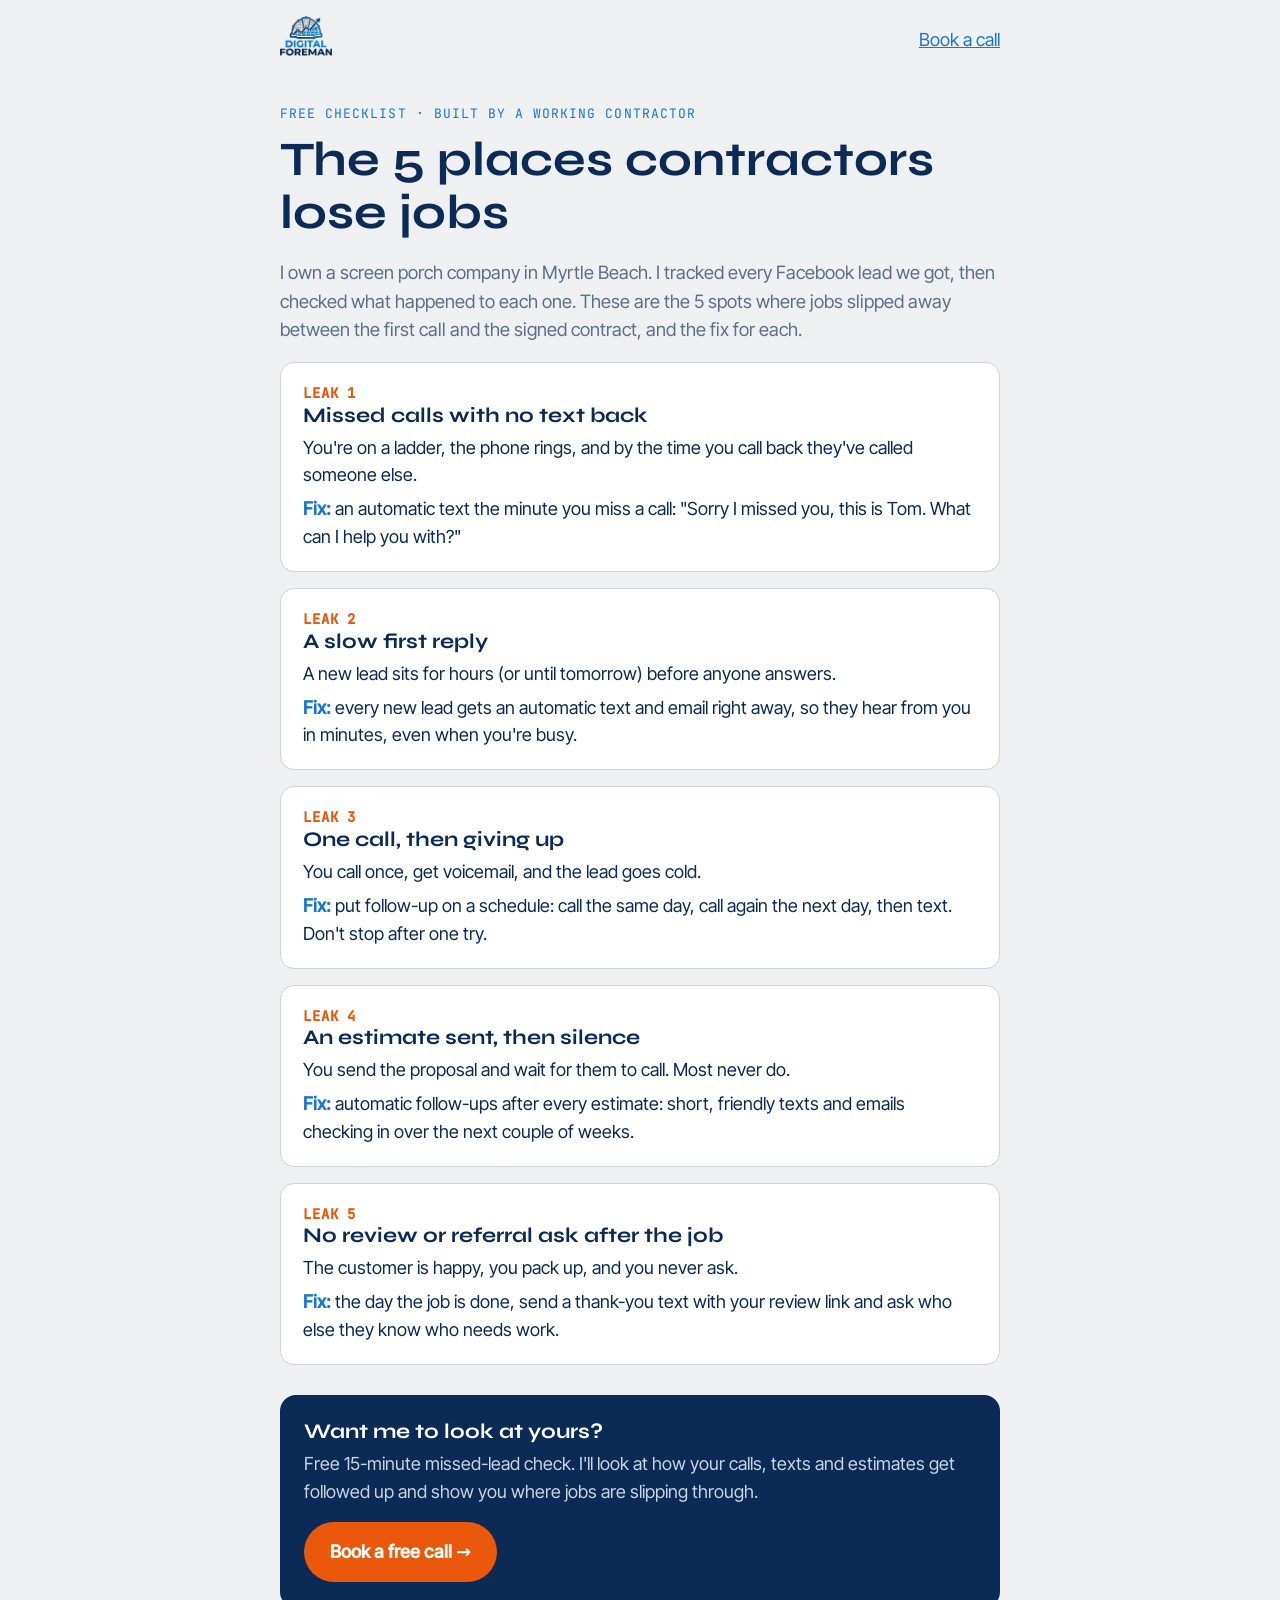
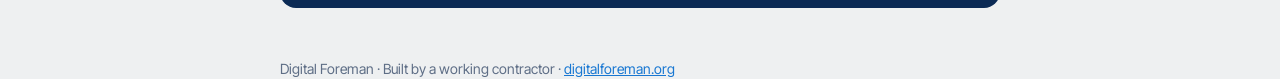
<file: leaks.html>
<!doctype html>
<html lang="en">
<head>
<!-- Google tag (Analytics) -->
<script async src="https://www.googletagmanager.com/gtm.js?id=GTM-NZPQBCB5"></script>
<script>
  window.dataLayer = window.dataLayer || [];
  function gtag(){dataLayer.push(arguments);}
  gtag('js', new Date());
</script>
<meta charset="utf-8">
<meta name="viewport" content="width=device-width, initial-scale=1, viewport-fit=cover">
<title>The 5 Places Contractors Lose Jobs | Digital Foreman</title>
<meta name="description" content="A contractor's checklist: the 5 places jobs slip away between the first call and the signed contract, and the fix for each.">
<link rel="canonical" href="https://digitalforeman.org/leaks">
<link rel="icon" type="image/png" href="images/df-hat.png">
<link rel="stylesheet" href="/fonts/fonts.css">
<meta property="og:type" content="article">
<meta property="og:title" content="The 5 places contractors lose jobs">
<meta property="og:description" content="Between the first call and the signed contract. A checklist from a working contractor.">
<meta property="og:url" content="https://digitalforeman.org/leaks">
<meta property="og:image" content="https://digitalforeman.org/images/df-logo-cutout.png">
<style>
:root{--bg:#EEF0F1;--card:#FFFFFF;--navy:#0B2A55;--muted:#5E6E86;--rule:#CCD3DC;--blue:#1877D2;--cta:#EA580C;--cta-dark:#C2410C;--display:'Syne','Arial Black',Impact,sans-serif;--body:'Inter Tight','Segoe UI',system-ui,sans-serif;--mono:'JetBrains Mono',ui-monospace,Consolas,monospace}
*{box-sizing:border-box}html,body{margin:0;overflow-x:clip}
body{background:var(--bg);color:var(--navy);font-family:var(--body);font-size:18px;line-height:1.55}
a{color:var(--blue)}.wrap{max-width:760px;margin:0 auto;padding:0 20px}
header.top{display:flex;align-items:center;justify-content:space-between;padding:16px 20px;max-width:760px;margin:0 auto}
header.top img{height:40px;width:auto}
.kicker{font-family:var(--mono);font-size:13px;letter-spacing:.08em;text-transform:uppercase;color:var(--blue);margin:24px 0 10px}
h1,h2{font-family:var(--display);line-height:1.1;margin:0 0 14px}h1{font-size:clamp(2rem,6vw,3rem)}h2{font-size:1.3rem;margin:0 0 6px}
.lead{font-size:1.15rem;color:var(--muted)}
.leak{background:var(--card);border:1px solid var(--rule);border-radius:14px;padding:20px 22px;margin:16px 0}
.leak .n{font-family:var(--mono);color:var(--cta);font-weight:700;font-size:14px;letter-spacing:.06em}
.leak p{margin:6px 0 0}.fix{color:var(--navy)}.fix b{color:var(--blue)}
.cta{background:var(--navy);color:#fff;border-radius:16px;padding:26px 24px;margin:30px 0 50px}
.cta h2{color:#fff}.cta p{color:#c9d4e3;margin:0 0 16px}
.btn{display:inline-block;background:var(--cta);color:#fff;text-decoration:none;font-weight:800;padding:16px 26px;border-radius:999px;font-size:18px}
.btn:hover{background:var(--cta-dark)}
footer{color:var(--muted);font-size:14px;padding:0 0 40px}
</style>
</head>
<body>
<header class="top"><a href="/"><img src="images/df-logo-cutout.png" alt="Digital Foreman"></a><a href="/book">Book a call</a></header>
<main class="wrap">
<p class="kicker">Free checklist · Built by a working contractor</p>
<h1>The 5 places contractors lose jobs</h1>
<p class="lead">I own a screen porch company in Myrtle Beach. I tracked every Facebook lead we got, then checked what happened to each one. These are the 5 spots where jobs slipped away between the first call and the signed contract, and the fix for each.</p>

<div class="leak"><div class="n">LEAK 1</div><h2>Missed calls with no text back</h2>
<p>You're on a ladder, the phone rings, and by the time you call back they've called someone else.</p>
<p class="fix"><b>Fix:</b> an automatic text the minute you miss a call: "Sorry I missed you, this is Tom. What can I help you with?"</p></div>

<div class="leak"><div class="n">LEAK 2</div><h2>A slow first reply</h2>
<p>A new lead sits for hours (or until tomorrow) before anyone answers.</p>
<p class="fix"><b>Fix:</b> every new lead gets an automatic text and email right away, so they hear from you in minutes, even when you're busy.</p></div>

<div class="leak"><div class="n">LEAK 3</div><h2>One call, then giving up</h2>
<p>You call once, get voicemail, and the lead goes cold.</p>
<p class="fix"><b>Fix:</b> put follow-up on a schedule: call the same day, call again the next day, then text. Don't stop after one try.</p></div>

<div class="leak"><div class="n">LEAK 4</div><h2>An estimate sent, then silence</h2>
<p>You send the proposal and wait for them to call. Most never do.</p>
<p class="fix"><b>Fix:</b> automatic follow-ups after every estimate: short, friendly texts and emails checking in over the next couple of weeks.</p></div>

<div class="leak"><div class="n">LEAK 5</div><h2>No review or referral ask after the job</h2>
<p>The customer is happy, you pack up, and you never ask.</p>
<p class="fix"><b>Fix:</b> the day the job is done, send a thank-you text with your review link and ask who else they know who needs work.</p></div>

<div class="cta"><h2>Want me to look at yours?</h2>
<p>Free 15-minute missed-lead check. I'll look at how your calls, texts and estimates get followed up and show you where jobs are slipping through.</p>
<a class="btn" href="/book">Book a free call →</a></div>
</main>
<footer class="wrap">Digital Foreman · Built by a working contractor · <a href="/">digitalforeman.org</a></footer>
</body>
</html>
</file>
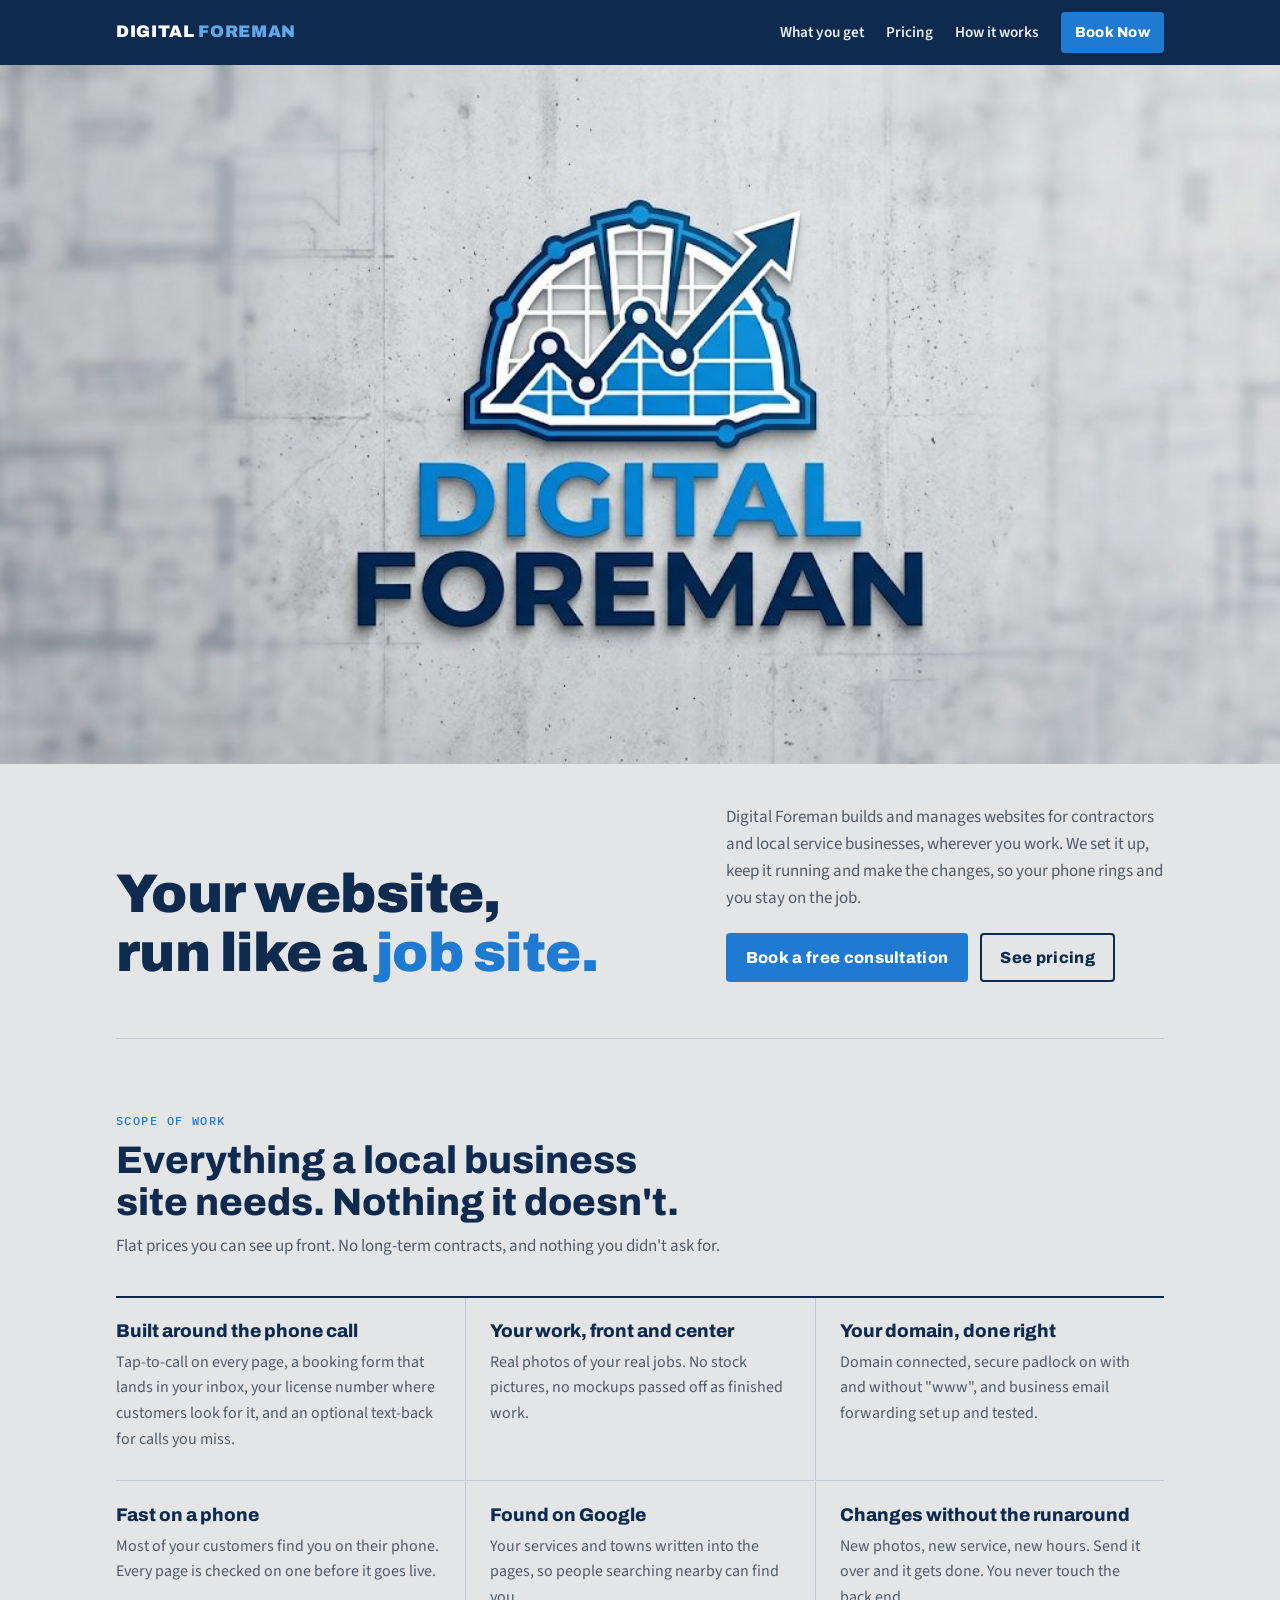
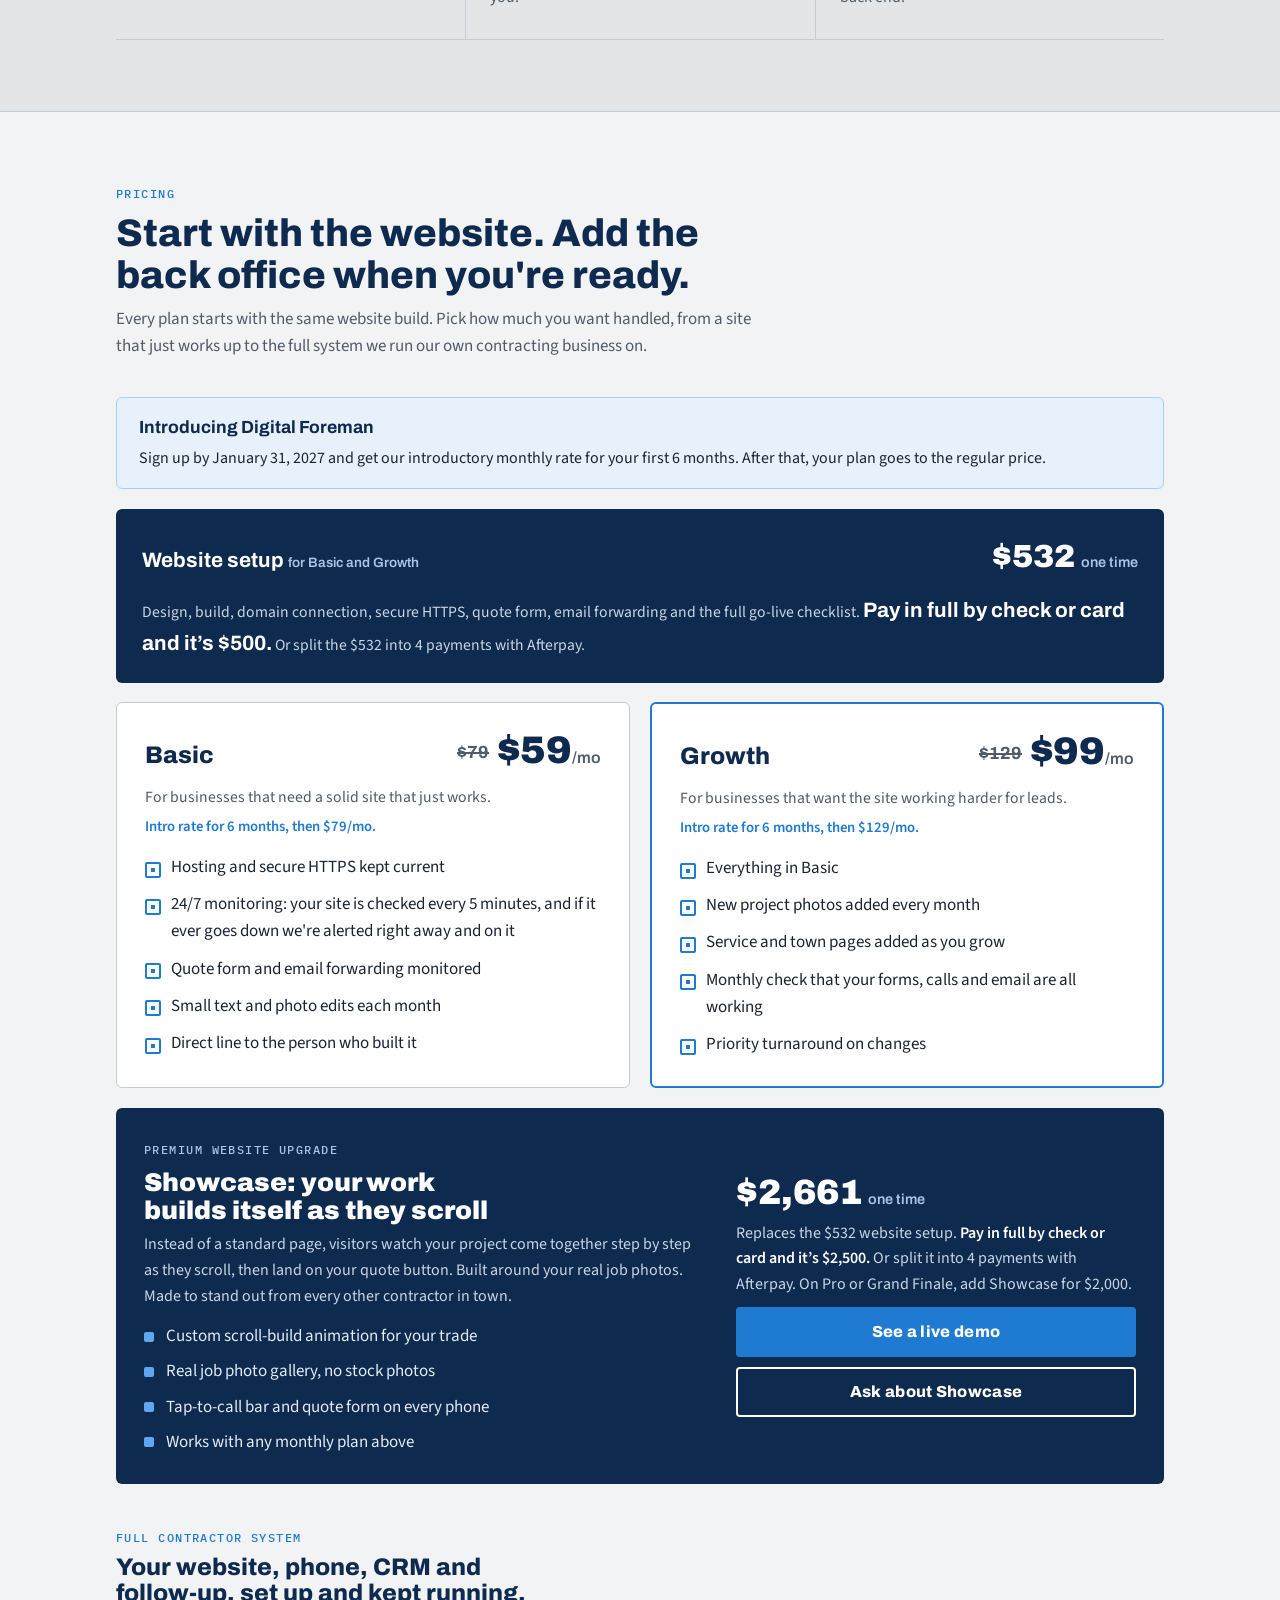
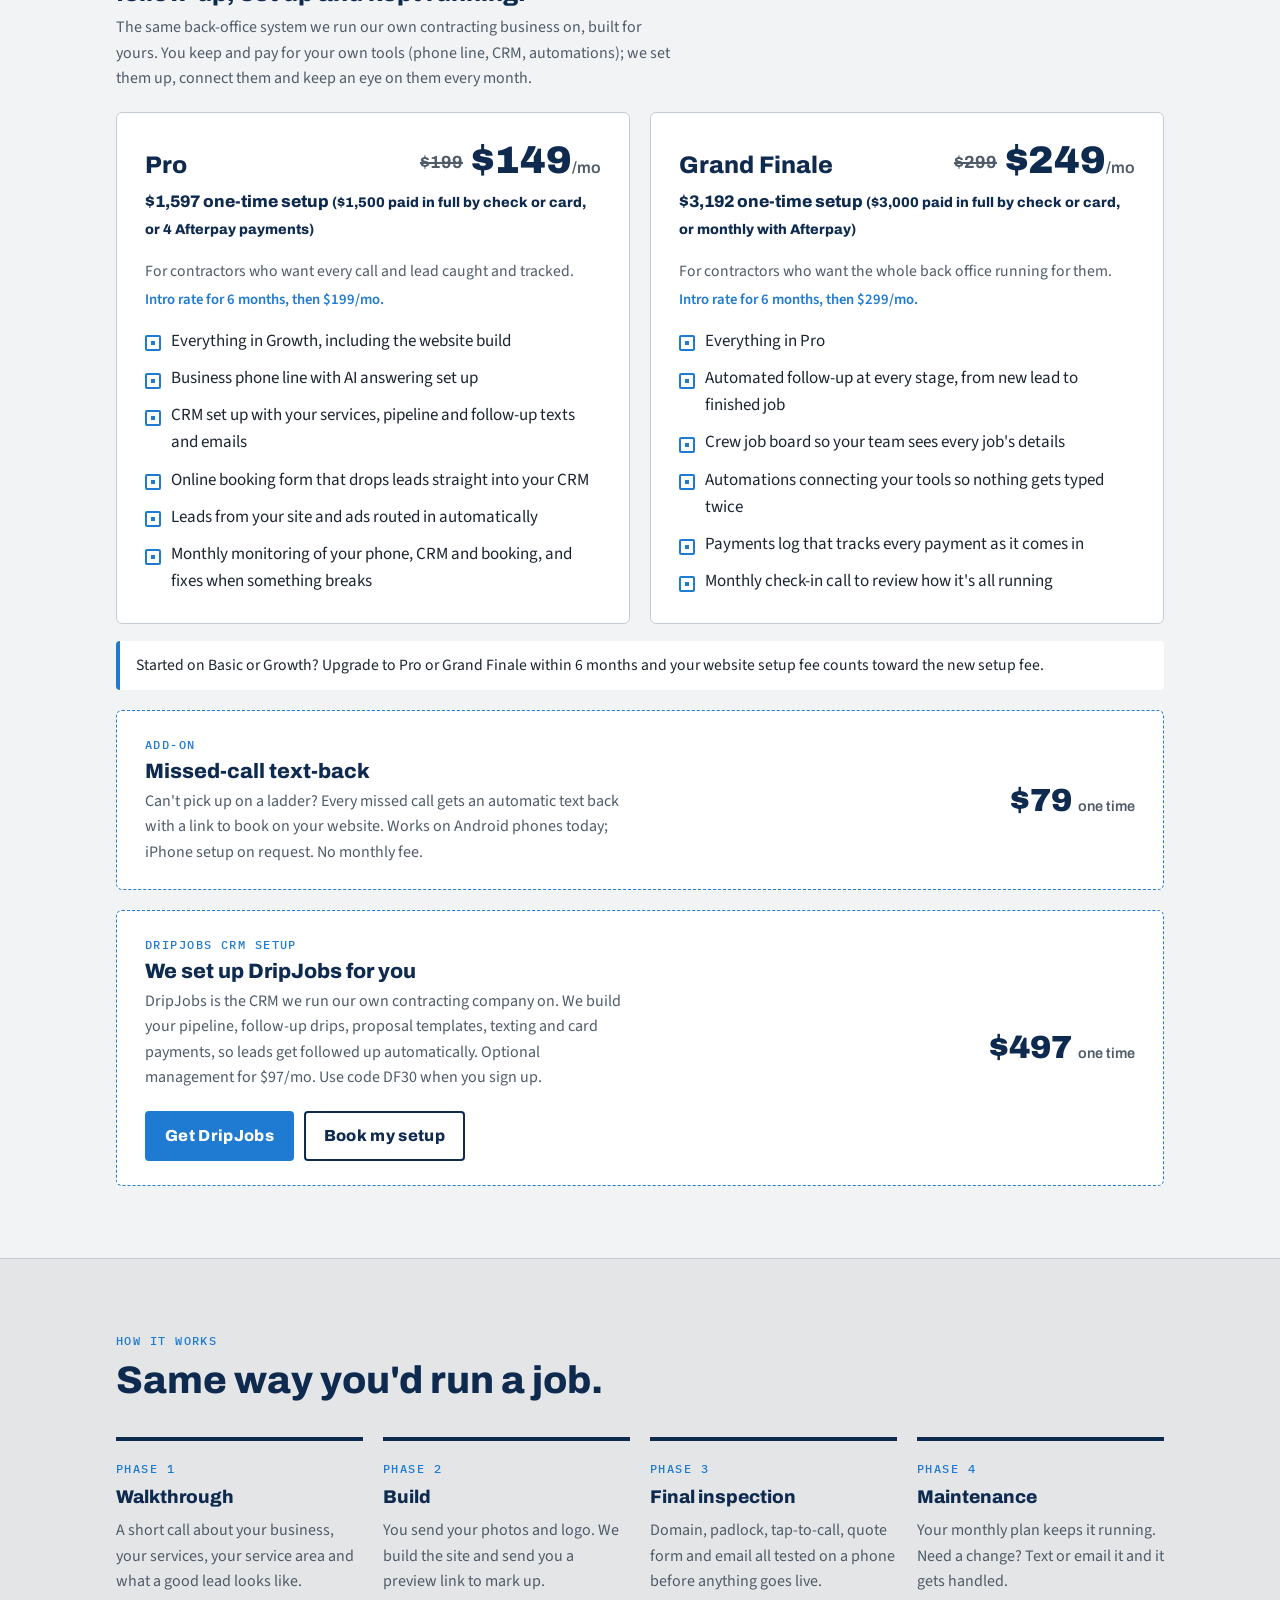
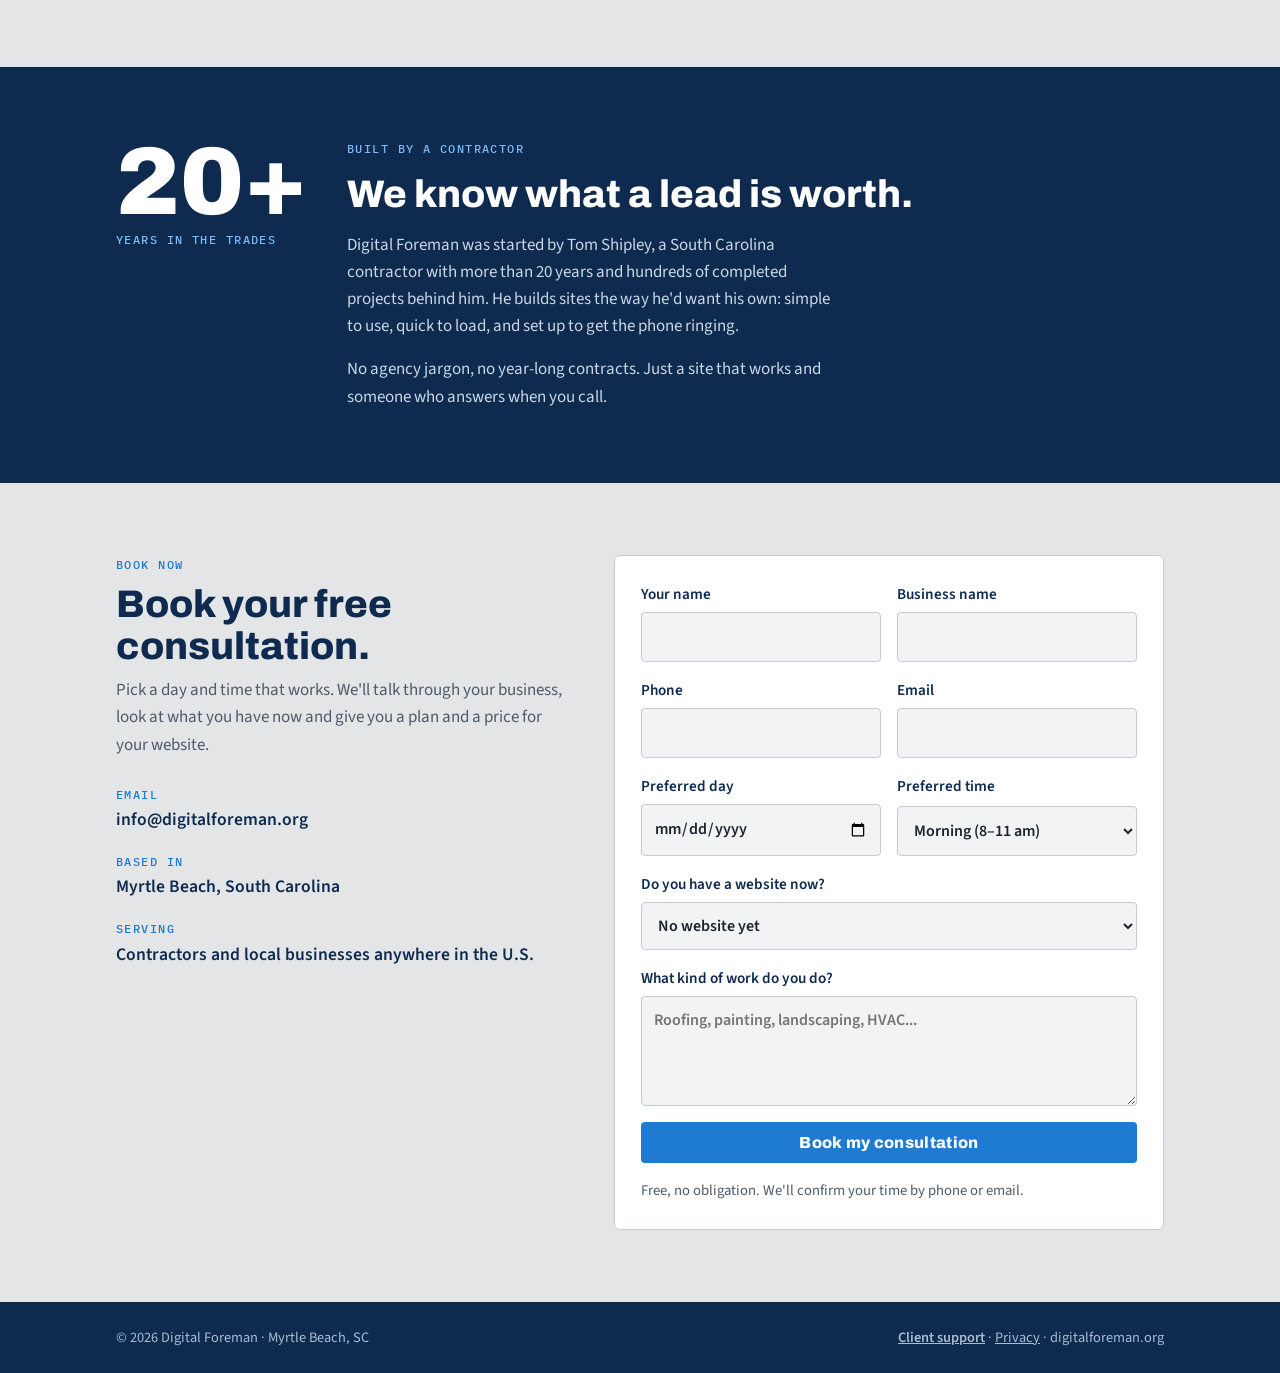
<file: old-home.html>
<!doctype html>
<html lang="en">
<head>
<!-- Google tag (Analytics) -->
<script async src="https://www.googletagmanager.com/gtm.js?id=GTM-NZPQBCB5"></script>
<script>
  window.dataLayer = window.dataLayer || [];
  function gtag(){dataLayer.push(arguments);}
  gtag('js', new Date());
</script>
<meta charset="utf-8">
<meta name="viewport" content="width=device-width, initial-scale=1, viewport-fit=cover">
<meta name="description" content="Digital Foreman builds and manages websites and back-office systems for contractors and local service businesses. Based in Myrtle Beach, SC. Book a free consultation.">
<title>Digital Foreman</title><meta name="robots" content="noindex">
<link rel="stylesheet" href="/fonts/fonts.css">
<style>
/* Layout: job-site plan set. Concrete ground, navy "title block" bands, blueprint-blue spec labels. Single committed light look to match the logo. */
:root{
  --concrete:#E3E5E7;
  --slab:#F2F3F4;
  --navy:#0E2A4F;
  --navy-2:#173A66;
  --blue:#1F7AD1;
  --ink:#1B2430;
  --muted:#4F5B69;
  --line:#C5CBD2;
  --on-navy:#E9EEF5;
  --display:"Archivo","Arial Black",system-ui,sans-serif;
  --body:"Source Sans 3","Segoe UI",system-ui,sans-serif;
  --mono:"IBM Plex Mono",ui-monospace,Menlo,monospace;
  color-scheme:light;
}
*{box-sizing:border-box}
body{margin:0;background:var(--concrete);color:var(--ink);font-family:var(--body);font-size:1.0625rem;line-height:1.6}
body::before{content:"";position:fixed;inset:0 0 auto;height:env(safe-area-inset-top,0px);z-index:10;background:var(--navy)}
.wrap{max-width:1080px;margin:0 auto;padding-left:max(16px,env(safe-area-inset-left,0px));padding-right:max(16px,env(safe-area-inset-right,0px))}
h1,h2,h3{font-family:var(--display);color:var(--navy);text-wrap:balance;line-height:1.08;margin:0}
p{margin:0}
a{color:var(--blue)}
:focus-visible{outline:3px solid var(--blue);outline-offset:3px}
.tag{font-family:var(--mono);font-size:.75rem;letter-spacing:.12em;text-transform:uppercase;color:var(--blue)}

/* nav */
header{position:sticky;top:env(safe-area-inset-top,0px);z-index:5;background:var(--navy);color:var(--on-navy)}
header .wrap{display:flex;align-items:center;justify-content:space-between;gap:16px;padding-block:12px}
.brand{font-family:var(--display);font-weight:900;letter-spacing:.04em;font-size:1.05rem;color:#fff;text-decoration:none}
.brand span{color:#5FA8EC}
nav{display:flex;gap:22px;align-items:center}
nav a{color:var(--on-navy);text-decoration:none;font-weight:600;font-size:.95rem}
nav a:hover{color:#fff}
.btn{display:inline-block;font-family:var(--display);font-weight:800;text-decoration:none;border-radius:4px;padding:12px 20px;letter-spacing:.02em;border:0;cursor:pointer;font-size:1rem}
.btn-blue{background:var(--blue);color:#fff}
.btn-blue:hover{background:#1868B5}
.btn-ghost{background:transparent;color:var(--navy);box-shadow:inset 0 0 0 2px var(--navy)}
.btn-ghost:hover{background:var(--navy);color:#fff}
nav .btn{padding:9px 14px;font-size:.9rem}
@media (max-width:640px){nav a:not(.btn){display:none}}

/* hero */
.hero-img{display:block;width:100%;max-width:100%;aspect-ratio:1024/559;object-fit:cover;background:var(--concrete)}
.hero-copy{padding-block:40px 56px;display:grid;grid-template-columns:1.3fr 1fr;gap:40px;align-items:end;border-bottom:1px solid var(--line)}
.hero-copy h1{font-size:clamp(2rem,5vw,3.4rem);font-weight:900;letter-spacing:-.01em}
.hero-copy h1 em{font-style:normal;color:var(--blue)}
.hero-side{display:grid;gap:20px;min-width:0}
.hero-side p{color:var(--muted)}
.cta-row{display:flex;flex-wrap:wrap;gap:12px}
@media (max-width:800px){.hero-copy{grid-template-columns:1fr;gap:20px}}

section{padding-block:72px}
.sec-head{display:grid;gap:10px;margin-bottom:36px;max-width:640px}
.sec-head h2{font-size:clamp(1.7rem,3.6vw,2.4rem);font-weight:800}
.sec-head p{color:var(--muted)}

/* scope list */
.scope{display:grid;grid-template-columns:repeat(3,1fr);gap:0;border-top:2px solid var(--navy)}
.scope div{padding:24px 24px 28px 0;border-bottom:1px solid var(--line);display:grid;gap:8px;align-content:start;min-width:0}
.scope div+div{padding-left:24px;border-left:1px solid var(--line)}
.scope div:nth-child(3n+1){padding-left:0;border-left:0}
.scope h3{font-size:1.15rem;font-weight:800}
.scope p{color:var(--muted);font-size:1rem}
@media (max-width:800px){.scope{grid-template-columns:1fr}.scope div,.scope div+div{padding:20px 0;border-left:0}}

/* pricing */
.pricing{background:var(--slab);border-block:1px solid var(--line)}
.setup{display:flex;flex-wrap:wrap;align-items:baseline;justify-content:space-between;gap:12px 24px;background:var(--navy);color:var(--on-navy);padding:22px 26px;border-radius:6px;margin-bottom:20px}
.setup strong{font-family:var(--display);font-size:1.3rem;color:#fff}
.setup .amt{font-family:var(--display);font-weight:900;font-size:2rem;color:#fff;font-variant-numeric:tabular-nums}
.setup .amt small{font-size:.9rem;font-weight:600;color:#A9C4E4}
.setup p{color:#C9D6E6;font-size:.98rem;flex-basis:100%}
.plans{display:grid;grid-template-columns:1fr 1fr;gap:20px}
.plan{background:#fff;border:1px solid var(--line);border-radius:6px;padding:28px;display:grid;gap:16px;align-content:start;min-width:0}
.plan.pick{border:2px solid var(--blue)}
.plan-top{display:flex;justify-content:space-between;align-items:baseline;gap:12px;flex-wrap:wrap}
.plan h3{font-size:1.5rem;font-weight:800}
.price{font-family:var(--display);font-weight:900;font-size:2.4rem;color:var(--navy);font-variant-numeric:tabular-nums;line-height:1}
.price small{font-size:1rem;font-weight:600;color:var(--muted)}
.plan ul{list-style:none;margin:0;padding:0;display:grid;gap:10px}
.plan li{padding-left:26px;position:relative}
.plan li::before{content:"";position:absolute;left:0;top:.45em;width:12px;height:12px;border:2px solid var(--blue);border-radius:2px;background:linear-gradient(var(--blue),var(--blue)) center/4px 4px no-repeat}
.plan .who{color:var(--muted);font-size:.98rem}
.price .was{font-size:1.1rem;font-weight:700;color:var(--muted);margin-right:8px;vertical-align:middle;text-decoration-thickness:2px}
.intro{display:grid;gap:4px;background:#E6F1FB;border:1px solid #A9CDEF;border-radius:6px;padding:16px 22px;margin-bottom:20px}
.intro strong{font-family:var(--display);font-size:1.1rem;color:var(--navy)}
.intro p{color:var(--ink);font-size:1rem}
.intro-note{display:block;font-size:.92rem;color:var(--blue);font-weight:600;margin-top:4px}
@media (max-width:700px){.plans{grid-template-columns:1fr}}
.sys-head{margin:44px 0 20px;display:grid;gap:8px;max-width:70ch}
.sys-head h3{font-size:1.5rem;font-weight:800;color:var(--navy)}
.sys-head p{color:var(--muted);font-size:1rem}
.plan-setup{font-family:var(--display);font-weight:800;color:var(--navy);font-size:1.05rem;margin-top:-6px}
.showcase{margin-top:20px;display:grid;grid-template-columns:minmax(0,1.4fr) minmax(0,1fr);gap:20px 32px;align-items:center;background:var(--navy);color:var(--on-navy);border-radius:6px;padding:28px}
.showcase h3{font-size:1.6rem;font-weight:900;color:#fff;margin:6px 0 8px}
.showcase p{color:#C9D6E6;font-size:1rem}
.showcase ul{list-style:none;margin:14px 0 0;padding:0;display:grid;gap:8px}
.showcase li{padding-left:22px;position:relative;color:#E3ECF6}
.showcase li::before{content:"";position:absolute;left:0;top:.5em;width:10px;height:10px;border-radius:2px;background:#5FA8F0}
.showcase .tag{color:#A9C4E4}
.showcase-price{display:grid;gap:10px;align-content:center}
.showcase-price .amt{font-family:var(--display);font-weight:900;font-size:2.2rem;color:#fff;font-variant-numeric:tabular-nums;line-height:1}
.showcase-price .amt small{font-size:.9rem;font-weight:600;color:#A9C4E4}
.showcase-price .btn{text-align:center}
@media (max-width:760px){.showcase{grid-template-columns:1fr}}
.upgrade-note{margin-top:16px;color:var(--ink);font-size:.98rem;background:#fff;border-left:4px solid var(--blue);padding:12px 16px;border-radius:4px}
.addon{margin-top:20px;display:flex;flex-wrap:wrap;align-items:center;justify-content:space-between;gap:16px 32px;background:#fff;border:1px dashed var(--blue);border-radius:6px;padding:24px 28px}
.addon-copy{display:grid;gap:6px;flex:1 1 320px;min-width:0}
.addon h3{font-size:1.3rem;font-weight:800}
.addon p{color:var(--muted);font-size:1rem;max-width:60ch}
.addon .amt{font-family:var(--display);font-weight:900;font-size:2rem;color:var(--navy);font-variant-numeric:tabular-nums}
.addon .amt small{font-size:.9rem;font-weight:600;color:var(--muted)}

/* process */
.steps{display:grid;grid-template-columns:repeat(4,1fr);gap:20px;counter-reset:s}
.step{display:grid;gap:10px;align-content:start;padding-top:18px;border-top:4px solid var(--navy);min-width:0}
.step .tag::before{counter-increment:s;content:"Phase " counter(s) " "}
.step h3{font-size:1.15rem;font-weight:800}
.step p{color:var(--muted);font-size:1rem}
@media (max-width:860px){.steps{grid-template-columns:1fr 1fr}}
@media (max-width:520px){.steps{grid-template-columns:1fr}}

/* about */
.about{background:var(--navy);color:var(--on-navy)}
.about .wrap{display:grid;grid-template-columns:auto 1fr;gap:40px;align-items:start}
.about h2{color:#fff;font-size:clamp(1.7rem,3.6vw,2.4rem);font-weight:800}
.about .tag{color:#7DB8F0}
.about p{color:#C9D6E6;max-width:62ch}
.stat{font-family:var(--display);font-weight:900;font-size:clamp(3.5rem,9vw,6rem);color:#fff;line-height:.9;font-variant-numeric:tabular-nums}
.stat small{display:block;font-family:var(--mono);font-weight:500;font-size:.75rem;letter-spacing:.12em;text-transform:uppercase;color:#7DB8F0;margin-top:10px}
.about-body{display:grid;gap:16px;min-width:0}
@media (max-width:700px){.about .wrap{grid-template-columns:1fr;gap:20px}}

/* contact */
.contact-grid{display:grid;grid-template-columns:1fr 1.2fr;gap:40px}
.contact-info{display:grid;gap:18px;align-content:start;min-width:0}
.info-row{display:grid;gap:2px}
.info-row .val{font-weight:600;color:var(--navy);font-size:1.1rem;overflow-wrap:anywhere}
form{background:#fff;border:1px solid var(--line);border-radius:6px;padding:26px;display:grid;gap:16px;min-width:0}
.row2{display:grid;grid-template-columns:1fr 1fr;gap:16px}
label{display:grid;gap:6px;font-weight:600;font-size:.95rem;color:var(--navy)}
input,select,textarea{font:inherit;font-size:1rem;padding:11px 12px;border:1px solid var(--line);border-radius:4px;background:var(--slab);color:var(--ink);width:100%}
input:focus,select:focus,textarea:focus{outline:2px solid var(--blue);outline-offset:0;background:#fff}
textarea{min-height:110px;resize:vertical}
.note{font-size:.92rem;color:var(--muted)}
.ok{background:#E6F1FB;border:1px solid #A9CDEF;color:var(--navy);padding:12px 14px;border-radius:4px;font-weight:600}
@media (max-width:760px){.contact-grid{grid-template-columns:1fr}.row2{grid-template-columns:1fr}}

footer{background:var(--navy);color:#A9BBD1;font-size:.9rem}
footer .wrap{display:flex;flex-wrap:wrap;justify-content:space-between;gap:10px;padding-block:24px}
@media (prefers-reduced-motion:reduce){*{transition:none!important;animation:none!important}}
/* Scroll animations (see reveal.js): sections glide in with a soft bounce */
.reveal-on [data-reveal]{opacity:0;transform:translateY(36px);transition:opacity .6s ease-out,transform .8s cubic-bezier(.34,1.45,.64,1);will-change:opacity,transform}
.reveal-on [data-reveal="left"]{transform:translateX(-48px)}
.reveal-on [data-reveal="right"]{transform:translateX(48px)}
.reveal-on [data-reveal="zoom"]{transform:scale(.9)}
.reveal-on [data-reveal].revealed{opacity:1;transform:none}
</style>
<script>
  // Turn on scroll animations only if supported and the visitor allows motion.
  if ("IntersectionObserver" in window && !matchMedia("(prefers-reduced-motion: reduce)").matches) {
    document.documentElement.classList.add("reveal-on");
    setTimeout(function () { if (!window.__revealReady) document.documentElement.classList.remove("reveal-on"); }, 3000);
  }
</script>
<script src="reveal.js?v=1" defer></script>
</head>
<body>

<header>
  <div class="wrap">
    <a class="brand" href="#top">DIGITAL <span>FOREMAN</span></a>
    <nav aria-label="Main">
      <a href="#scope">What you get</a>
      <a href="#pricing">Pricing</a>
      <a href="#process">How it works</a>
      <a class="btn btn-blue" href="#contact">Book Now</a>
    </nav>
  </div>
</header>

<main id="top">
  <img class="hero-img" src="images/digital-foreman-logo.jpg" alt="Digital Foreman logo: a hard hat drawn as a website grid with a rising arrow, on a concrete wall">

  <div class="wrap">
    <div class="hero-copy">
      <h1 data-reveal="left">Your website, run like a <em>job site.</em></h1>
      <div class="hero-side" data-reveal="right">
        <p>Digital Foreman builds and manages websites for contractors and local service businesses, wherever you work. We set it up, keep it running and make the changes, so your phone rings and you stay on the job.</p>
        <div class="cta-row">
          <a class="btn btn-blue" href="#contact">Book a free consultation</a>
          <a class="btn btn-ghost" href="#pricing">See pricing</a>
        </div>
      </div>
    </div>
  </div>

  <section id="scope">
    <div class="wrap">
      <div class="sec-head" data-reveal>
        <span class="tag">Scope of work</span>
        <h2>Everything a local business site needs. Nothing it doesn't.</h2>
        <p>Flat prices you can see up front. No long-term contracts, and nothing you didn't ask for.</p>
      </div>
      <div class="scope">
        <div data-reveal><h3>Built around the phone call</h3><p>Tap-to-call on every page, a booking form that lands in your inbox, your license number where customers look for it, and an optional text-back for calls you miss.</p></div>
        <div data-reveal><h3>Your work, front and center</h3><p>Real photos of your real jobs. No stock pictures, no mockups passed off as finished work.</p></div>
        <div data-reveal><h3>Your domain, done right</h3><p>Domain connected, secure padlock on with and without "www", and business email forwarding set up and tested.</p></div>
        <div data-reveal><h3>Fast on a phone</h3><p>Most of your customers find you on their phone. Every page is checked on one before it goes live.</p></div>
        <div data-reveal><h3>Found on Google</h3><p>Your services and towns written into the pages, so people searching nearby can find you.</p></div>
        <div data-reveal><h3>Changes without the runaround</h3><p>New photos, new service, new hours. Send it over and it gets done. You never touch the back end.</p></div>
      </div>
    </div>
  </section>

  <section id="pricing" class="pricing">
    <div class="wrap">
      <div class="sec-head" data-reveal>
        <span class="tag">Pricing</span>
        <h2>Start with the website. Add the back office when you're ready.</h2>
        <p>Every plan starts with the same website build. Pick how much you want handled, from a site that just works up to the full system we run our own contracting business on.</p>
      </div>

      <div class="intro" data-reveal>
        <strong>Introducing Digital Foreman</strong>
        <p>Sign up by January 31, 2027 and get our introductory monthly rate for your first 6 months. After that, your plan goes to the regular price.</p>
      </div>

      <div class="setup" data-reveal>
        <strong>Website setup <small style="font-size:.85rem;font-weight:600;color:#A9C4E4">for Basic and Growth</small></strong>
        <span class="amt">$532 <small>one time</small></span>
        <p>Design, build, domain connection, secure HTTPS, quote form, email forwarding and the full go-live checklist. <strong>Pay in full by check or card and it&rsquo;s $500.</strong> Or split the $532 into 4 payments with Afterpay.</p>
      </div>

      <div class="plans">
        <article class="plan" data-reveal>
          <div class="plan-top"><h3>Basic</h3><span class="price"><s class="was">$79</s>$59<small>/mo</small></span></div>
          <p class="who">For businesses that need a solid site that just works. <span class="intro-note">Intro rate for 6 months, then $79/mo.</span></p>
          <ul>
            <li>Hosting and secure HTTPS kept current</li>
            <li>24/7 monitoring: your site is checked every 5 minutes, and if it ever goes down we're alerted right away and on it</li>
            <li>Quote form and email forwarding monitored</li>
            <li>Small text and photo edits each month</li>
            <li>Direct line to the person who built it</li>
          </ul>
        </article>
        <article class="plan pick" data-reveal>
          <div class="plan-top"><h3>Growth</h3><span class="price"><s class="was">$129</s>$99<small>/mo</small></span></div>
          <p class="who">For businesses that want the site working harder for leads. <span class="intro-note">Intro rate for 6 months, then $129/mo.</span></p>
          <ul>
            <li>Everything in Basic</li>
            <li>New project photos added every month</li>
            <li>Service and town pages added as you grow</li>
            <li>Monthly check that your forms, calls and email are all working</li>
            <li>Priority turnaround on changes</li>
          </ul>
        </article>
      </div>

      <div class="showcase" id="showcase" data-reveal>
        <div>
          <span class="tag">Premium website upgrade</span>
          <h3>Showcase: your work builds itself as they scroll</h3>
          <p>Instead of a standard page, visitors watch your project come together step by step as they scroll, then land on your quote button. Built around your real job photos. Made to stand out from every other contractor in town.</p>
          <ul>
            <li>Custom scroll-build animation for your trade</li>
            <li>Real job photo gallery, no stock photos</li>
            <li>Tap-to-call bar and quote form on every phone</li>
            <li>Works with any monthly plan above</li>
          </ul>
        </div>
        <div class="showcase-price">
          <span class="amt">$2,661 <small>one time</small></span>
          <p>Replaces the $532 website setup. <strong style="color:#fff">Pay in full by check or card and it&rsquo;s $2,500.</strong> Or split it into 4 payments with Afterpay. On Pro or Grand Finale, add Showcase for $2,000.</p>
          <a class="btn btn-blue" href="/demo/simply-enclosures/" target="_blank" rel="noopener">See a live demo</a>
          <a class="btn btn-ghost" style="color:#fff;box-shadow:inset 0 0 0 2px #fff" href="#contact">Ask about Showcase</a>
        </div>
      </div>

      <div class="sys-head" data-reveal>
        <span class="tag">Full contractor system</span>
        <h3>Your website, phone, CRM and follow-up, set up and kept running.</h3>
        <p>The same back-office system we run our own contracting business on, built for yours. You keep and pay for your own tools (phone line, CRM, automations); we set them up, connect them and keep an eye on them every month.</p>
      </div>

      <div class="plans">
        <article class="plan" data-reveal>
          <div class="plan-top"><h3>Pro</h3><span class="price"><s class="was">$199</s>$149<small>/mo</small></span></div>
          <p class="plan-setup">$1,597 one-time setup <small>($1,500 paid in full by check or card, or 4 Afterpay payments)</small></p>
          <p class="who">For contractors who want every call and lead caught and tracked. <span class="intro-note">Intro rate for 6 months, then $199/mo.</span></p>
          <ul>
            <li>Everything in Growth, including the website build</li>
            <li>Business phone line with AI answering set up</li>
            <li>CRM set up with your services, pipeline and follow-up texts and emails</li>
            <li>Online booking form that drops leads straight into your CRM</li>
            <li>Leads from your site and ads routed in automatically</li>
            <li>Monthly monitoring of your phone, CRM and booking, and fixes when something breaks</li>
          </ul>
        </article>
        <article class="plan" data-reveal>
          <div class="plan-top"><h3>Grand Finale</h3><span class="price"><s class="was">$299</s>$249<small>/mo</small></span></div>
          <p class="plan-setup">$3,192 one-time setup <small>($3,000 paid in full by check or card, or monthly with Afterpay)</small></p>
          <p class="who">For contractors who want the whole back office running for them. <span class="intro-note">Intro rate for 6 months, then $299/mo.</span></p>
          <ul>
            <li>Everything in Pro</li>
            <li>Automated follow-up at every stage, from new lead to finished job</li>
            <li>Crew job board so your team sees every job's details</li>
            <li>Automations connecting your tools so nothing gets typed twice</li>
            <li>Payments log that tracks every payment as it comes in</li>
            <li>Monthly check-in call to review how it's all running</li>
          </ul>
        </article>
      </div>

      <p class="upgrade-note" data-reveal>Started on Basic or Growth? Upgrade to Pro or Grand Finale within 6 months and your website setup fee counts toward the new setup fee.</p>

      <div class="addon" data-reveal>
        <div class="addon-copy">
          <span class="tag">Add-on</span>
          <h3>Missed-call text-back</h3>
          <p>Can't pick up on a ladder? Every missed call gets an automatic text back with a link to book on your website. Works on Android phones today; iPhone setup on request. No monthly fee.</p>
        </div>
        <span class="amt">$79 <small>one time</small></span>
      </div>

      <div class="addon" id="dripjobs" data-reveal>
        <div class="addon-copy">
          <span class="tag">DripJobs CRM setup</span>
          <h3>We set up DripJobs for you</h3>
          <p>DripJobs is the CRM we run our own contracting company on. We build your pipeline, follow-up drips, proposal templates, texting and card payments, so leads get followed up automatically. Optional management for $97/mo. Use code DF30 when you sign up.</p>
          <p style="margin-top:14px;display:flex;gap:10px;flex-wrap:wrap">
            <a class="btn btn-blue" href="https://dripjobs.com?ref=digitalforeman" target="_blank" rel="noopener">Get DripJobs</a>
            <a class="btn btn-ghost" href="#contact">Book my setup</a>
          </p>
        </div>
        <span class="amt">$497 <small>one time</small></span>
      </div>
    </div>
  </section>

  <section id="process">
    <div class="wrap">
      <div class="sec-head" data-reveal>
        <span class="tag">How it works</span>
        <h2>Same way you'd run a job.</h2>
      </div>
      <div class="steps">
        <div class="step" data-reveal><span class="tag"></span><h3>Walkthrough</h3><p>A short call about your business, your services, your service area and what a good lead looks like.</p></div>
        <div class="step" data-reveal><span class="tag"></span><h3>Build</h3><p>You send your photos and logo. We build the site and send you a preview link to mark up.</p></div>
        <div class="step" data-reveal><span class="tag"></span><h3>Final inspection</h3><p>Domain, padlock, tap-to-call, quote form and email all tested on a phone before anything goes live.</p></div>
        <div class="step" data-reveal><span class="tag"></span><h3>Maintenance</h3><p>Your monthly plan keeps it running. Need a change? Text or email it and it gets handled.</p></div>
      </div>
    </div>
  </section>

  <section class="about">
    <div class="wrap">
      <div class="stat" data-reveal="left">20+<small>Years in the trades</small></div>
      <div class="about-body" data-reveal="right">
        <span class="tag">Built by a contractor</span>
        <h2>We know what a lead is worth.</h2>
        <p>Digital Foreman was started by Tom Shipley, a South Carolina contractor with more than 20 years and hundreds of completed projects behind him. He builds sites the way he'd want his own: simple to use, quick to load, and set up to get the phone ringing.</p>
        <p>No agency jargon, no year-long contracts. Just a site that works and someone who answers when you call.</p>
      </div>
    </div>
  </section>

  <section id="contact">
    <div class="wrap">
      <div class="contact-grid">
        <div class="contact-info">
          <div class="sec-head" data-reveal style="margin-bottom:8px">
            <span class="tag">Book Now</span>
            <h2>Book your free consultation.</h2>
            <p>Pick a day and time that works. We'll talk through your business, look at what you have now and give you a plan and a price for your website.</p>
          </div>
          <div class="info-row"><span class="tag">Email</span><span class="val">info@digitalforeman.org</span></div>
          <div class="info-row"><span class="tag">Based in</span><span class="val">Myrtle Beach, South Carolina</span></div>
          <div class="info-row"><span class="tag">Serving</span><span class="val">Contractors and local businesses anywhere in the U.S.</span></div>
        </div>

        <form id="quote" data-reveal="right" action="https://api.web3forms.com/submit" method="POST">
          <input type="hidden" name="access_key" value="a8bd8087-d9c3-45ed-81a1-c68302d9fceb">
          <input type="hidden" name="subject" value="New Book Now request - Digital Foreman">
          <input type="hidden" name="from_name" value="Digital Foreman website">
          <input type="hidden" name="redirect" value="https://digitalforeman.org/thanks.html">
          <input type="checkbox" name="botcheck" style="display:none" tabindex="-1" autocomplete="off">
          <div class="row2">
            <label for="f-name">Your name<input id="f-name" name="name" autocomplete="name" required></label>
            <label for="f-biz">Business name<input id="f-biz" name="business" required></label>
          </div>
          <div class="row2">
            <label for="f-phone">Phone<input id="f-phone" name="phone" type="tel" autocomplete="tel" required></label>
            <label for="f-email">Email<input id="f-email" name="email" type="email" autocomplete="email"></label>
          </div>
          <div class="row2">
            <label for="f-day">Preferred day<input id="f-day" name="day" type="date" required></label>
            <label for="f-time">Preferred time
              <select id="f-time" name="time">
                <option>Morning (8–11 am)</option>
                <option>Midday (11 am–2 pm)</option>
                <option>Afternoon (2–5 pm)</option>
                <option>Evening (5–7 pm)</option>
              </select>
            </label>
          </div>
          <label for="f-site">Do you have a website now?
            <select id="f-site" name="current">
              <option>No website yet</option>
              <option>Yes, but it's outdated</option>
              <option>Yes, I just want it managed</option>
            </select>
          </label>
          <label for="f-msg">What kind of work do you do?<textarea id="f-msg" name="message" placeholder="Roofing, painting, landscaping, HVAC..."></textarea></label>
          <button class="btn btn-blue" type="submit">Book my consultation</button>
          <p class="note">Free, no obligation. We'll confirm your time by phone or email.</p>
        </form>
      </div>
    </div>
  </section>
</main>

<footer>
  <div class="wrap">
    <span>© 2026 Digital Foreman · Myrtle Beach, SC</span>
    <span><a href="support.html" style="color:inherit;font-weight:600">Client support</a> · <a href="privacy.html" style="color:inherit">Privacy</a> · digitalforeman.org</span>
  </div>
</footer>


</body>
</html>
</file>
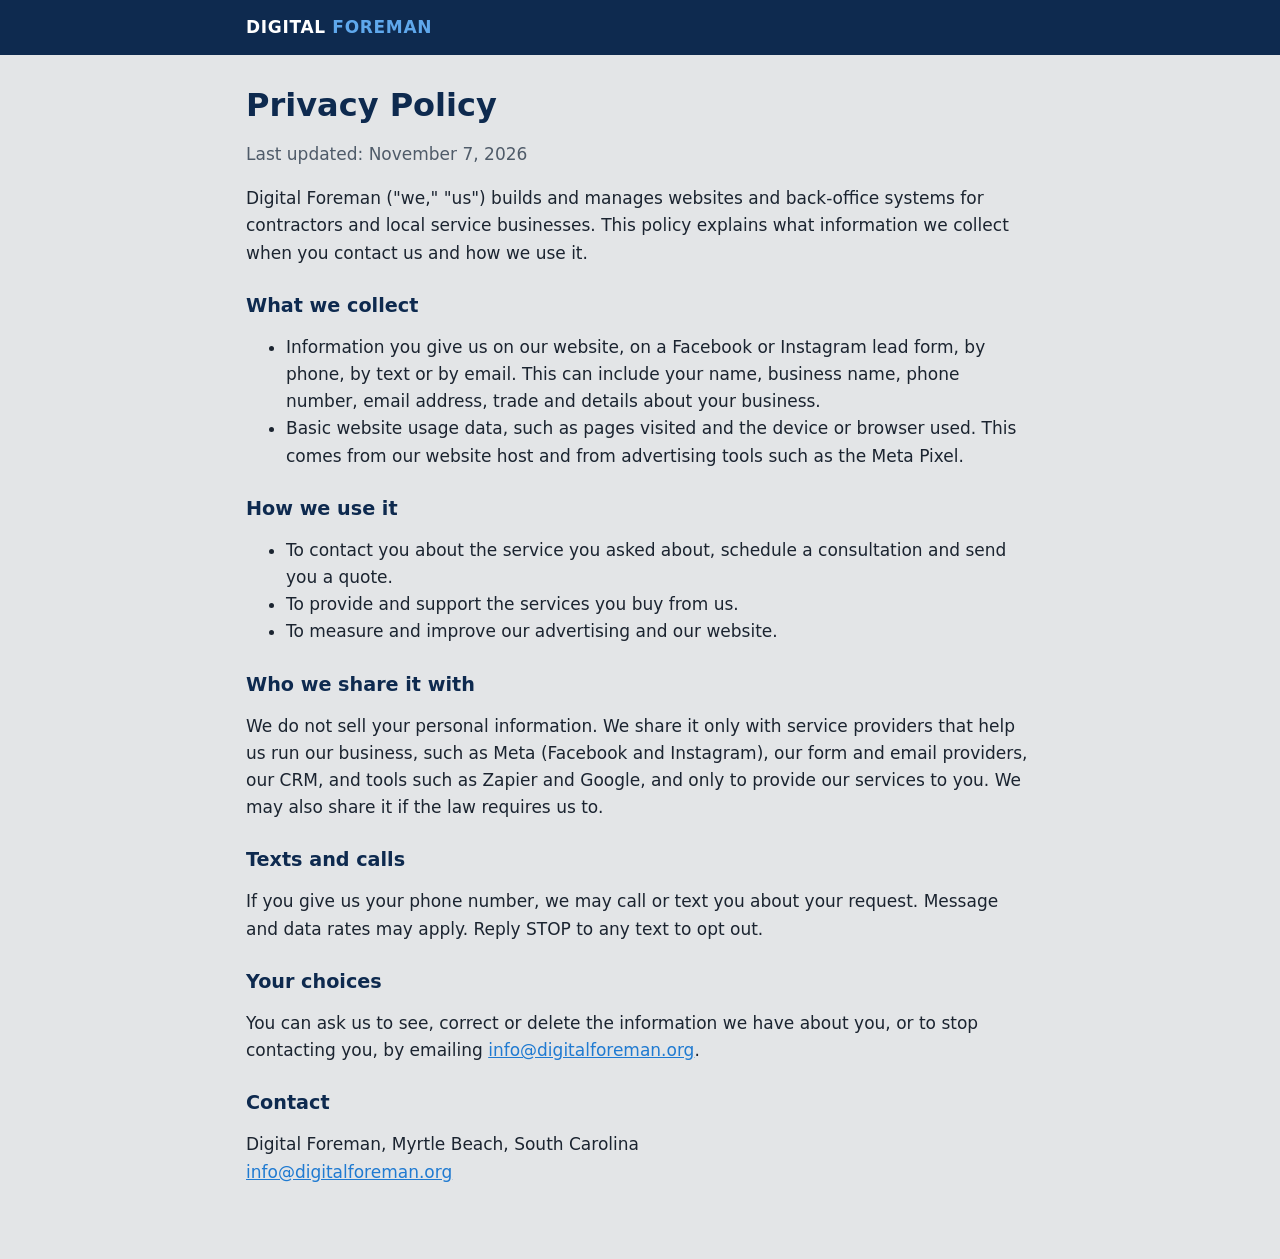
<file: privacy.html>
<!doctype html>
<html lang="en">
<head>
<!-- Google tag (Analytics) -->
<script async src="https://www.googletagmanager.com/gtm.js?id=GTM-NZPQBCB5"></script>
<script>
  window.dataLayer = window.dataLayer || [];
  function gtag(){dataLayer.push(arguments);}
  gtag('js', new Date());
</script>
<meta charset="utf-8">
<meta name="viewport" content="width=device-width, initial-scale=1, viewport-fit=cover">
<meta name="description" content="Privacy policy for Digital Foreman, Myrtle Beach, SC.">
<title>Privacy Policy | Digital Foreman</title>
<style>
:root{--concrete:#E3E5E7;--navy:#0E2A4F;--blue:#1F7AD1;--ink:#1B2430;--muted:#4F5B69;color-scheme:light}
*{box-sizing:border-box}
body{margin:0;background:var(--concrete);color:var(--ink);font-family:"Source Sans 3","Segoe UI",system-ui,sans-serif;font-size:1.0625rem;line-height:1.6}
header{background:var(--navy)}
header a{display:block;max-width:820px;margin:0 auto;padding:14px 16px;color:#fff;font-family:"Archivo","Arial Black",system-ui,sans-serif;font-weight:900;letter-spacing:.04em;text-decoration:none}
header a span{color:#5FA8EC}
main{max-width:820px;margin:0 auto;padding:32px 16px 56px}
h1,h2{font-family:"Archivo","Arial Black",system-ui,sans-serif;color:var(--navy);line-height:1.15}
h1{font-size:2rem;margin:0 0 4px}
h2{font-size:1.2rem;margin:28px 0 6px}
p,li{color:var(--ink)}
.muted{color:var(--muted)}
a{color:var(--blue)}
</style>
</head>
<body>
<header><a href="/">DIGITAL <span>FOREMAN</span></a></header>
<main>
<h1>Privacy Policy</h1>
<p class="muted">Last updated: November 7, 2026</p>

<p>Digital Foreman ("we," "us") builds and manages websites and back-office systems for contractors and local service businesses. This policy explains what information we collect when you contact us and how we use it.</p>

<h2>What we collect</h2>
<ul>
<li>Information you give us on our website, on a Facebook or Instagram lead form, by phone, by text or by email. This can include your name, business name, phone number, email address, trade and details about your business.</li>
<li>Basic website usage data, such as pages visited and the device or browser used. This comes from our website host and from advertising tools such as the Meta Pixel.</li>
</ul>

<h2>How we use it</h2>
<ul>
<li>To contact you about the service you asked about, schedule a consultation and send you a quote.</li>
<li>To provide and support the services you buy from us.</li>
<li>To measure and improve our advertising and our website.</li>
</ul>

<h2>Who we share it with</h2>
<p>We do not sell your personal information. We share it only with service providers that help us run our business, such as Meta (Facebook and Instagram), our form and email providers, our CRM, and tools such as Zapier and Google, and only to provide our services to you. We may also share it if the law requires us to.</p>

<h2>Texts and calls</h2>
<p>If you give us your phone number, we may call or text you about your request. Message and data rates may apply. Reply STOP to any text to opt out.</p>

<h2>Your choices</h2>
<p>You can ask us to see, correct or delete the information we have about you, or to stop contacting you, by emailing <a href="mailto:info@digitalforeman.org">info@digitalforeman.org</a>.</p>

<h2>Contact</h2>
<p>Digital Foreman, Myrtle Beach, South Carolina<br>
<a href="mailto:info@digitalforeman.org">info@digitalforeman.org</a></p>
</main>
</body>
</html>
</file>
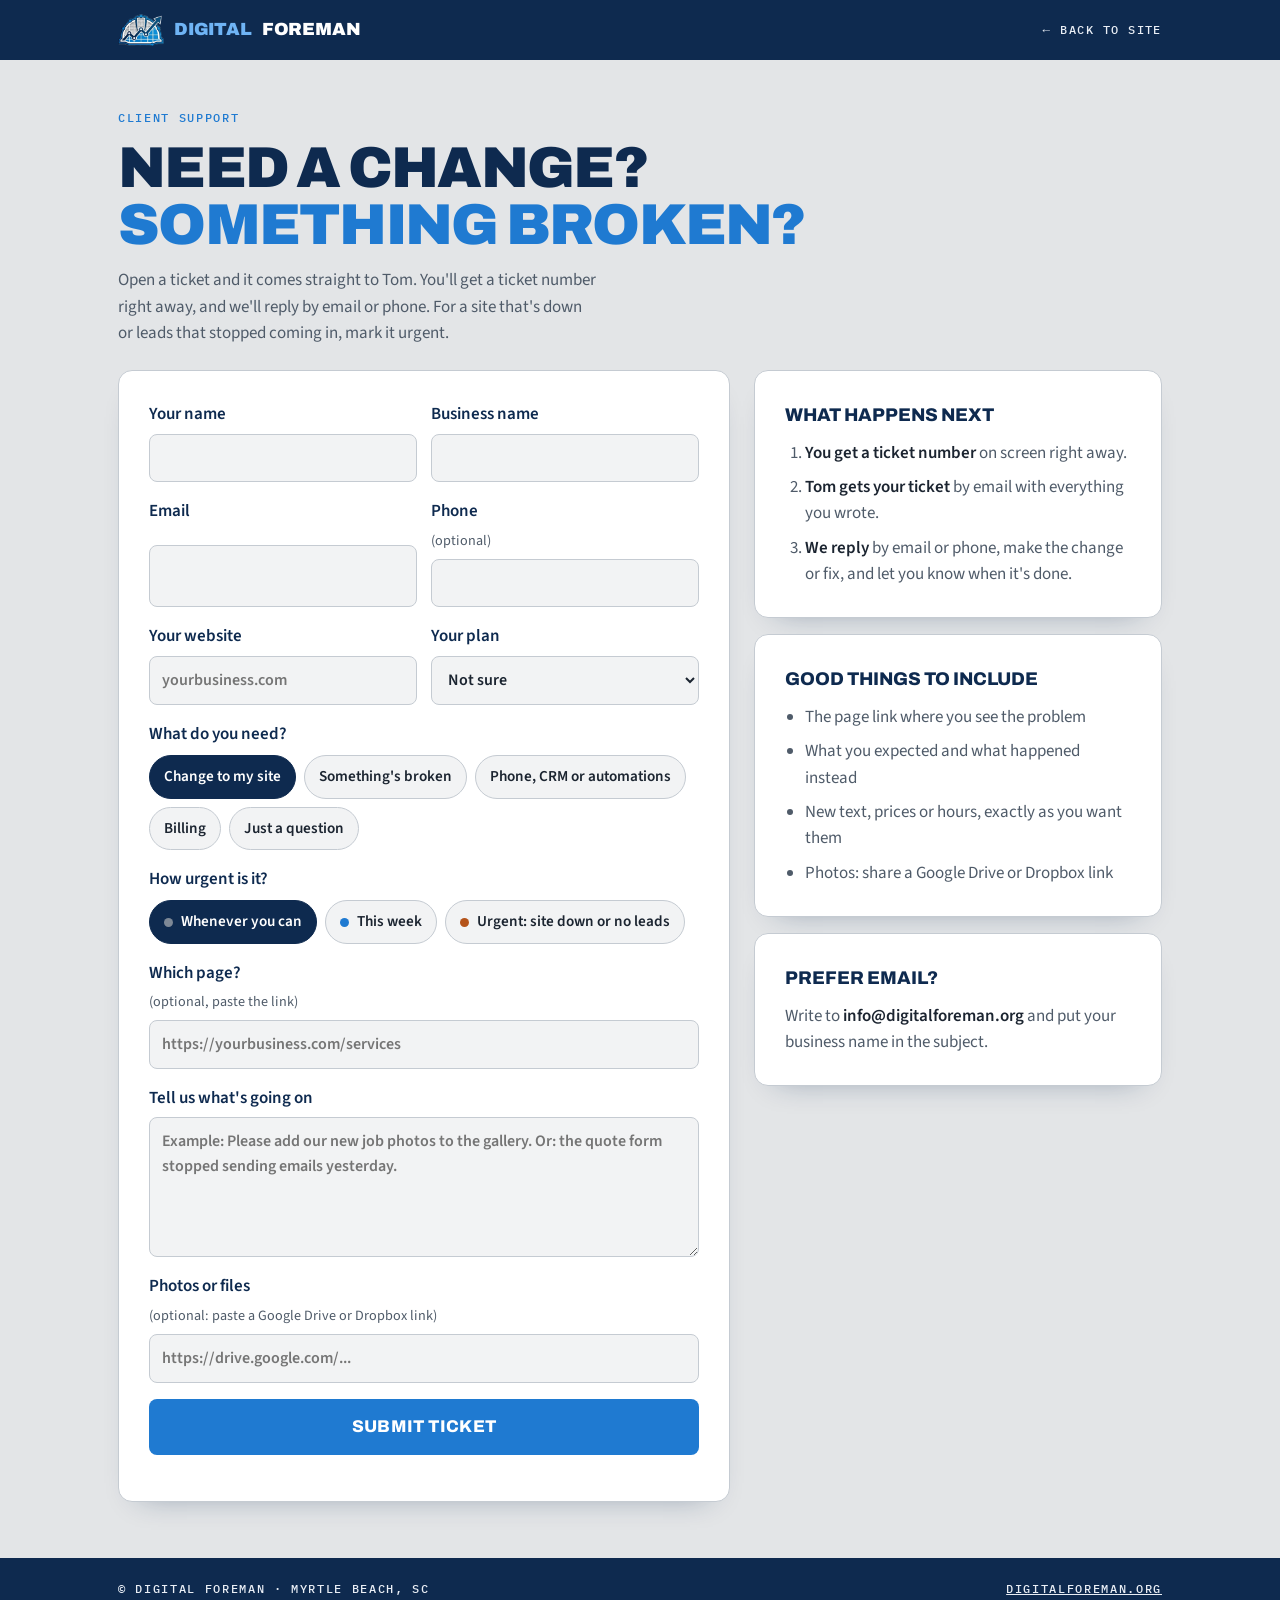
<file: support.html>
<!doctype html>
<html lang="en">
<head>
<!-- Google tag (Analytics) -->
<script async src="https://www.googletagmanager.com/gtm.js?id=GTM-NZPQBCB5"></script>
<script>
  window.dataLayer = window.dataLayer || [];
  function gtag(){dataLayer.push(arguments);}
  gtag('js', new Date());
</script>
<meta charset="utf-8">
<meta name="viewport" content="width=device-width, initial-scale=1">
<title>Support | Digital Foreman</title>
<meta name="description" content="Digital Foreman client support. Submit a change request, report something broken, or ask a question about your website, phone, CRM or automations.">
<meta name="robots" content="noindex">
<link rel="stylesheet" href="/fonts/fonts.css">
<style>
/* Same tokens as digitalforeman.org */
:root{
  --hat:url("[data-uri]");
  --concrete:#E3E5E7; --slab:#F2F3F4; --navy:#0E2A4F; --navy-2:#173A66; --blue:#1F7AD1;
  --ink:#1B2430; --muted:#4F5B69; --line:#C5CBD2; --on-navy:#E9EEF5; --white:#FFFFFF;
  --ok:#1E7A46; --warn:#B4531A;
  --display:"Archivo","Arial Black",system-ui,sans-serif;
  --body:"Source Sans 3","Segoe UI",system-ui,sans-serif;
  --mono:"IBM Plex Mono",ui-monospace,Menlo,monospace;
  color-scheme:light;
}
*{box-sizing:border-box}
html,body{margin:0}
body{background:var(--concrete);color:var(--ink);font-family:var(--body);font-size:17px;line-height:1.55}
[hidden]{display:none!important}
a{color:var(--blue)}
:focus-visible{outline:3px solid var(--blue);outline-offset:2px}
.wrap{max-width:1080px;margin:0 auto;padding-left:max(18px,env(safe-area-inset-left,0px));padding-right:max(18px,env(safe-area-inset-right,0px))}
.mono{font-family:var(--mono);font-size:.74rem;letter-spacing:.14em;text-transform:uppercase}

header{background:var(--navy);color:var(--on-navy)}
header .wrap{display:flex;justify-content:space-between;align-items:center;gap:1rem;padding-block:14px;flex-wrap:wrap}
.brand{display:flex;align-items:center;gap:10px;color:#fff;text-decoration:none;font-family:var(--display);font-weight:900;text-transform:uppercase;letter-spacing:-.01em;font-size:1.1rem}
.brand span{color:#6FB4F5}
.brand i{display:block;width:46px;height:32px;background:var(--hat) center/contain no-repeat}
header a.back{color:var(--on-navy);text-decoration:none;font-family:var(--mono);font-size:.78rem;letter-spacing:.12em;text-transform:uppercase}

.hero{padding-block:44px 24px}
.hero h1{font-family:var(--display);font-weight:900;color:var(--navy);text-transform:uppercase;font-size:clamp(2.1rem,5.5vw,3.6rem);line-height:.98;letter-spacing:-.03em;margin:10px 0 14px;text-wrap:balance}
.hero h1 em{font-style:normal;color:var(--blue)}
.hero p{max-width:60ch;color:var(--muted);margin:0}

.grid{display:grid;grid-template-columns:minmax(0,1.5fr) minmax(0,1fr);gap:24px;align-items:start;padding-bottom:56px}
.card{background:var(--white);border:1px solid var(--line);border-radius:14px;padding:clamp(18px,3vw,30px);box-shadow:0 14px 30px -22px rgba(14,42,79,.45)}
form{display:grid;gap:16px}
.two{display:grid;grid-template-columns:1fr 1fr;gap:14px}
label{display:grid;gap:6px;font-weight:600;color:var(--navy)}
label small{font-weight:400;color:var(--muted)}
input,select,textarea{font:inherit;font-size:16px;padding:11px 12px;border:1px solid var(--line);border-radius:8px;background:var(--slab);color:var(--ink);width:100%}
input:focus,select:focus,textarea:focus{background:#fff;border-color:var(--blue)}
textarea{min-height:140px;resize:vertical}
fieldset{border:0;margin:0;padding:0;min-width:0}
legend{font-weight:600;color:var(--navy);margin-bottom:8px;padding:0}
.chips{display:flex;flex-wrap:wrap;gap:8px}
.chips label{position:relative;display:block}
.chips input{position:absolute;opacity:0;inset:0;margin:0;cursor:pointer}
.chips span{display:inline-flex;align-items:center;gap:8px;padding:9px 14px;border:1px solid var(--line);border-radius:999px;background:var(--slab);font-weight:600;color:var(--ink);font-size:.95rem}
.chips input:checked+span{background:var(--navy);border-color:var(--navy);color:#fff}
.chips input:focus-visible+span{outline:3px solid var(--blue);outline-offset:2px}
.dot{width:9px;height:9px;border-radius:50%}
.btn{font:inherit;font-family:var(--display);font-weight:800;text-transform:uppercase;letter-spacing:.02em;border:0;border-radius:8px;background:var(--blue);color:#fff;padding:15px 20px;cursor:pointer}
.btn:hover{background:#1765B0}
.btn:disabled{opacity:.6;cursor:wait}
.msg{margin:0;font-weight:600}
.msg.err{color:var(--warn)}
.hp{position:absolute;left:-9999px}

aside .card+.card{margin-top:16px}
aside h2{font-family:var(--display);font-weight:800;color:var(--navy);font-size:1.15rem;text-transform:uppercase;margin:0 0 10px}
aside ol,aside ul{margin:0;padding-left:20px;display:grid;gap:8px;color:var(--muted)}
aside b{color:var(--ink)}

.done{text-align:left}
.done h2{font-family:var(--display);font-weight:900;color:var(--navy);text-transform:uppercase;font-size:1.8rem;margin:6px 0 10px}
.ticket{display:inline-block;font-family:var(--mono);font-size:1.15rem;background:var(--navy);color:#fff;padding:8px 14px;border-radius:8px;user-select:all;margin:6px 0 14px}
footer{background:var(--navy);color:var(--on-navy);padding-block:22px}
footer .wrap{display:flex;justify-content:space-between;gap:12px;flex-wrap:wrap}

@media (max-width:860px){.grid{grid-template-columns:1fr}}
@media (max-width:520px){.two{grid-template-columns:1fr}}
@media (prefers-reduced-motion:reduce){*{transition:none!important}}
</style>
</head>
<body>
<header>
  <div class="wrap">
    <a class="brand" href="/" aria-label="Digital Foreman home"><i aria-hidden="true"></i><span>Digital</span>Foreman</a>
    <a class="back" href="/">&larr; Back to site</a>
  </div>
</header>

<main class="wrap">
  <section class="hero">
    <span class="mono" style="color:var(--blue)">Client support</span>
    <h1>Need a change? <em>Something broken?</em></h1>
    <p>Open a ticket and it comes straight to Tom. You'll get a ticket number right away, and we'll reply by email or phone. For a site that's down or leads that stopped coming in, mark it urgent.</p>
  </section>

  <section class="grid">
    <div class="card">
      <form id="tf" novalidate>
        <div class="two">
          <label for="t-name">Your name<input id="t-name" name="name" autocomplete="name" required></label>
          <label for="t-biz">Business name<input id="t-biz" name="business" autocomplete="organization" required></label>
        </div>
        <div class="two">
          <label for="t-email">Email<input id="t-email" name="email" type="email" autocomplete="email" required></label>
          <label for="t-phone">Phone <small>(optional)</small><input id="t-phone" name="phone" type="tel" autocomplete="tel"></label>
        </div>
        <div class="two">
          <label for="t-site">Your website<input id="t-site" name="website" placeholder="yourbusiness.com"></label>
          <label for="t-plan">Your plan
            <select id="t-plan" name="plan">
              <option>Not sure</option><option>Basic</option><option>Growth</option><option>Pro</option><option>Grand Finale</option><option>Showcase</option><option>DripJobs setup</option>
            </select></label>
        </div>

        <fieldset>
          <legend>What do you need?</legend>
          <div class="chips">
            <label><input type="radio" name="type" value="Change request" checked><span>Change to my site</span></label>
            <label><input type="radio" name="type" value="Something is broken"><span>Something's broken</span></label>
            <label><input type="radio" name="type" value="Phone / CRM / automations"><span>Phone, CRM or automations</span></label>
            <label><input type="radio" name="type" value="Billing"><span>Billing</span></label>
            <label><input type="radio" name="type" value="Question"><span>Just a question</span></label>
          </div>
        </fieldset>

        <fieldset>
          <legend>How urgent is it?</legend>
          <div class="chips">
            <label><input type="radio" name="urgency" value="Normal" checked><span><i class="dot" style="background:#7D8896"></i>Whenever you can</span></label>
            <label><input type="radio" name="urgency" value="This week"><span><i class="dot" style="background:var(--blue)"></i>This week</span></label>
            <label><input type="radio" name="urgency" value="URGENT"><span><i class="dot" style="background:var(--warn)"></i>Urgent: site down or no leads</span></label>
          </div>
        </fieldset>

        <label for="t-page">Which page? <small>(optional, paste the link)</small><input id="t-page" name="page" placeholder="https://yourbusiness.com/services"></label>
        <label for="t-details">Tell us what's going on<textarea id="t-details" name="details" required placeholder="Example: Please add our new job photos to the gallery. Or: the quote form stopped sending emails yesterday."></textarea></label>
        <label for="t-files">Photos or files <small>(optional: paste a Google Drive or Dropbox link)</small><input id="t-files" name="files_link" placeholder="https://drive.google.com/..."></label>
        <input class="hp" type="checkbox" name="botcheck" tabindex="-1" autocomplete="off" aria-hidden="true">
        <button class="btn" type="submit">Submit ticket</button>
        <p class="msg" id="tmsg" aria-live="polite"></p>
      </form>

      <div class="done" id="done" hidden>
        <span class="mono" style="color:var(--ok)">Ticket received</span>
        <h2>We've got it.</h2>
        <p>Your ticket number is</p>
        <div class="ticket" id="tno"></div>
        <p>Keep this number in case you need to follow up. A copy of what you sent is below. We'll reply by email or phone.</p>
        <pre id="tcopy" style="white-space:pre-wrap;background:var(--slab);border:1px solid var(--line);border-radius:8px;padding:12px;font-family:var(--body);font-size:.95rem"></pre>
        <button class="btn" type="button" id="again">Open another ticket</button>
      </div>
    </div>

    <aside>
      <div class="card">
        <h2>What happens next</h2>
        <ol>
          <li><b>You get a ticket number</b> on screen right away.</li>
          <li><b>Tom gets your ticket</b> by email with everything you wrote.</li>
          <li><b>We reply</b> by email or phone, make the change or fix, and let you know when it's done.</li>
        </ol>
      </div>
      <div class="card">
        <h2>Good things to include</h2>
        <ul>
          <li>The page link where you see the problem</li>
          <li>What you expected and what happened instead</li>
          <li>New text, prices or hours, exactly as you want them</li>
          <li>Photos: share a Google Drive or Dropbox link</li>
        </ul>
      </div>
      <div class="card">
        <h2>Prefer email?</h2>
        <p style="margin:0;color:var(--muted)">Write to <b style="user-select:all">info@digitalforeman.org</b> and put your business name in the subject.</p>
      </div>
    </aside>
  </section>
</main>

<footer>
  <div class="wrap">
    <span class="mono">© Digital Foreman · Myrtle Beach, SC</span>
    <a class="mono" style="color:var(--on-navy)" href="/">digitalforeman.org</a>
  </div>
</footer>

<script>
(function(){
  var KEY='a8bd8087-d9c3-45ed-81a1-c68302d9fceb'; // same Web3Forms key as the Book Now form
  var f=document.getElementById('tf'), m=document.getElementById('tmsg'), btn=f.querySelector('button[type=submit]');
  function v(n){return (f.elements[n].value||'').trim()}
  function pick(n){var el=f.querySelector('input[name="'+n+'"]:checked');return el?el.value:''}
  function ticketNo(){var d=new Date(),p=function(x){return ('0'+x).slice(-2)};var r=Math.random().toString(36).slice(2,5).toUpperCase();return 'DF-'+String(d.getFullYear()).slice(2)+p(d.getMonth()+1)+p(d.getDate())+'-'+p(d.getHours())+p(d.getMinutes())+r}
  f.addEventListener('submit',function(e){
    e.preventDefault(); m.className='msg';
    var miss=[['name','your name'],['business','business name'],['email','email'],['details','what\'s going on']].filter(function(x){return !v(x[0])}).map(function(x){return x[1]});
    if(miss.length){m.className='msg err';m.textContent='Please add '+miss.join(', ')+'.';return}
    if(!/^\S+@\S+\.\S+$/.test(v('email'))){m.className='msg err';m.textContent='That email doesn\'t look right. Please check it.';return}
    if(f.elements.botcheck.checked)return;
    var no=ticketNo(), urg=pick('urgency'), type=pick('type');
    var summary='Ticket: '+no+'\nUrgency: '+urg+'\nType: '+type+'\nName: '+v('name')+'\nBusiness: '+v('business')+'\nEmail: '+v('email')+'\nPhone: '+(v('phone')||'-')+'\nWebsite: '+(v('website')||'-')+'\nPlan: '+f.elements.plan.value+'\nPage: '+(v('page')||'-')+'\nFiles: '+(v('files_link')||'-')+'\n\n'+v('details');
    var body={access_key:KEY,subject:(urg==='URGENT'?'URGENT ':'')+'Support ticket '+no+' - '+type+' - '+v('business'),from_name:'Digital Foreman Support',replyto:v('email'),
      ticket:no,urgency:urg,type:type,name:v('name'),business:v('business'),email:v('email'),phone:v('phone'),website:v('website'),plan:f.elements.plan.value,page:v('page'),files_link:v('files_link'),details:v('details')};
    btn.disabled=true; m.textContent='Sending your ticket…';
    fetch('https://api.web3forms.com/submit',{method:'POST',headers:{'Content-Type':'application/json',Accept:'application/json'},body:JSON.stringify(body)})
      .then(function(r){return r.json()})
      .then(function(j){
        if(!j.success) throw new Error(j.message||'failed');
        document.getElementById('tno').textContent=no;
        document.getElementById('tcopy').textContent=summary;
        f.hidden=true; document.getElementById('done').hidden=false; m.textContent='';
        document.getElementById('done').scrollIntoView({behavior:'smooth',block:'start'});
      })
      .catch(function(){m.className='msg err';m.textContent='Your ticket didn\'t send. Please email info@digitalforeman.org with the same details, and we\'ll take care of it.'})
      .then(function(){btn.disabled=false});
  });
  document.getElementById('again').addEventListener('click',function(){f.reset();f.hidden=false;document.getElementById('done').hidden=true;window.scrollTo(0,0)});
})();
</script>
</body>
</html>
</file>
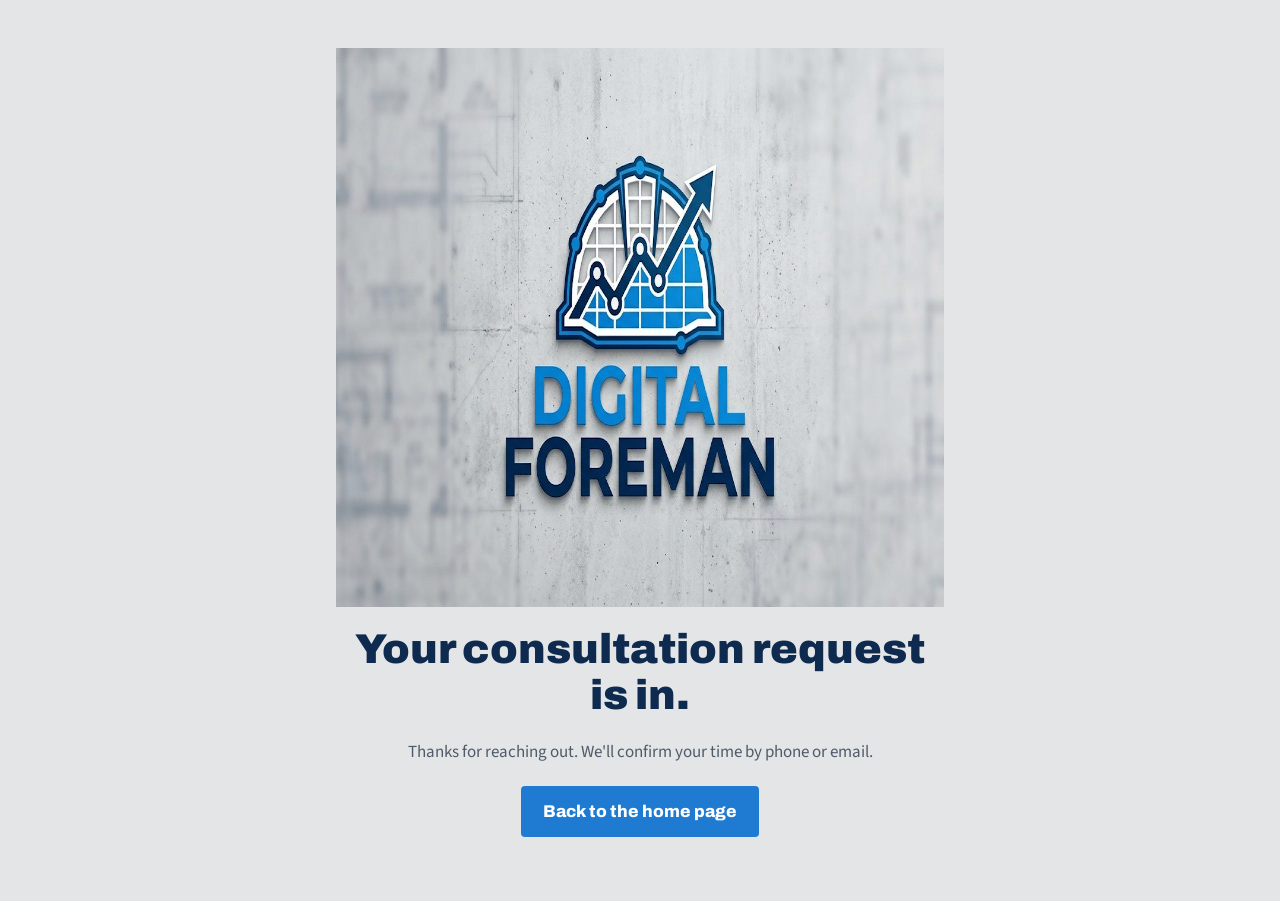
<file: thanks.html>
<!doctype html>
<html lang="en">
<head>
<!-- Google tag (Analytics) -->
<script async src="https://www.googletagmanager.com/gtm.js?id=GTM-NZPQBCB5"></script>
<script>
  window.dataLayer = window.dataLayer || [];
  function gtag(){dataLayer.push(arguments);}
  gtag('js', new Date());
</script>
<meta charset="utf-8">
<meta name="viewport" content="width=device-width, initial-scale=1">
<title>Thank You | Digital Foreman</title>
<meta name="robots" content="noindex">
<link rel="stylesheet" href="/fonts/fonts.css">
<style>
:root{--concrete:#E3E5E7;--navy:#0E2A4F;--blue:#1F7AD1;--ink:#1B2430;--muted:#4F5B69}
*{box-sizing:border-box}
body{margin:0;background:var(--concrete);color:var(--ink);font-family:"Source Sans 3","Segoe UI",system-ui,sans-serif;font-size:1.0625rem;line-height:1.6}
img{max-width:100%;display:block}
main{max-width:640px;margin:0 auto;padding:48px max(16px,env(safe-area-inset-right,0px)) 64px max(16px,env(safe-area-inset-left,0px));display:grid;gap:20px;text-align:center;justify-items:center}
h1{font-family:"Archivo","Arial Black",sans-serif;font-weight:900;color:var(--navy);font-size:clamp(1.8rem,5vw,2.6rem);line-height:1.1;margin:0}
p{margin:0;color:var(--muted)}
a.btn{display:inline-block;background:var(--blue);color:#fff;text-decoration:none;font-family:"Archivo",sans-serif;font-weight:800;padding:12px 22px;border-radius:4px}
a.btn:hover{background:#1868B5}
</style>
</head>
<body>
<main>
  <img src="images/digital-foreman-logo.jpg" alt="Digital Foreman logo" width="1024" height="559">
  <h1>Your consultation request is in.</h1>
  <p>Thanks for reaching out. We'll confirm your time by phone or email.</p>
  <a class="btn" href="/">Back to the home page</a>
</main>
</body>
</html>
</file>
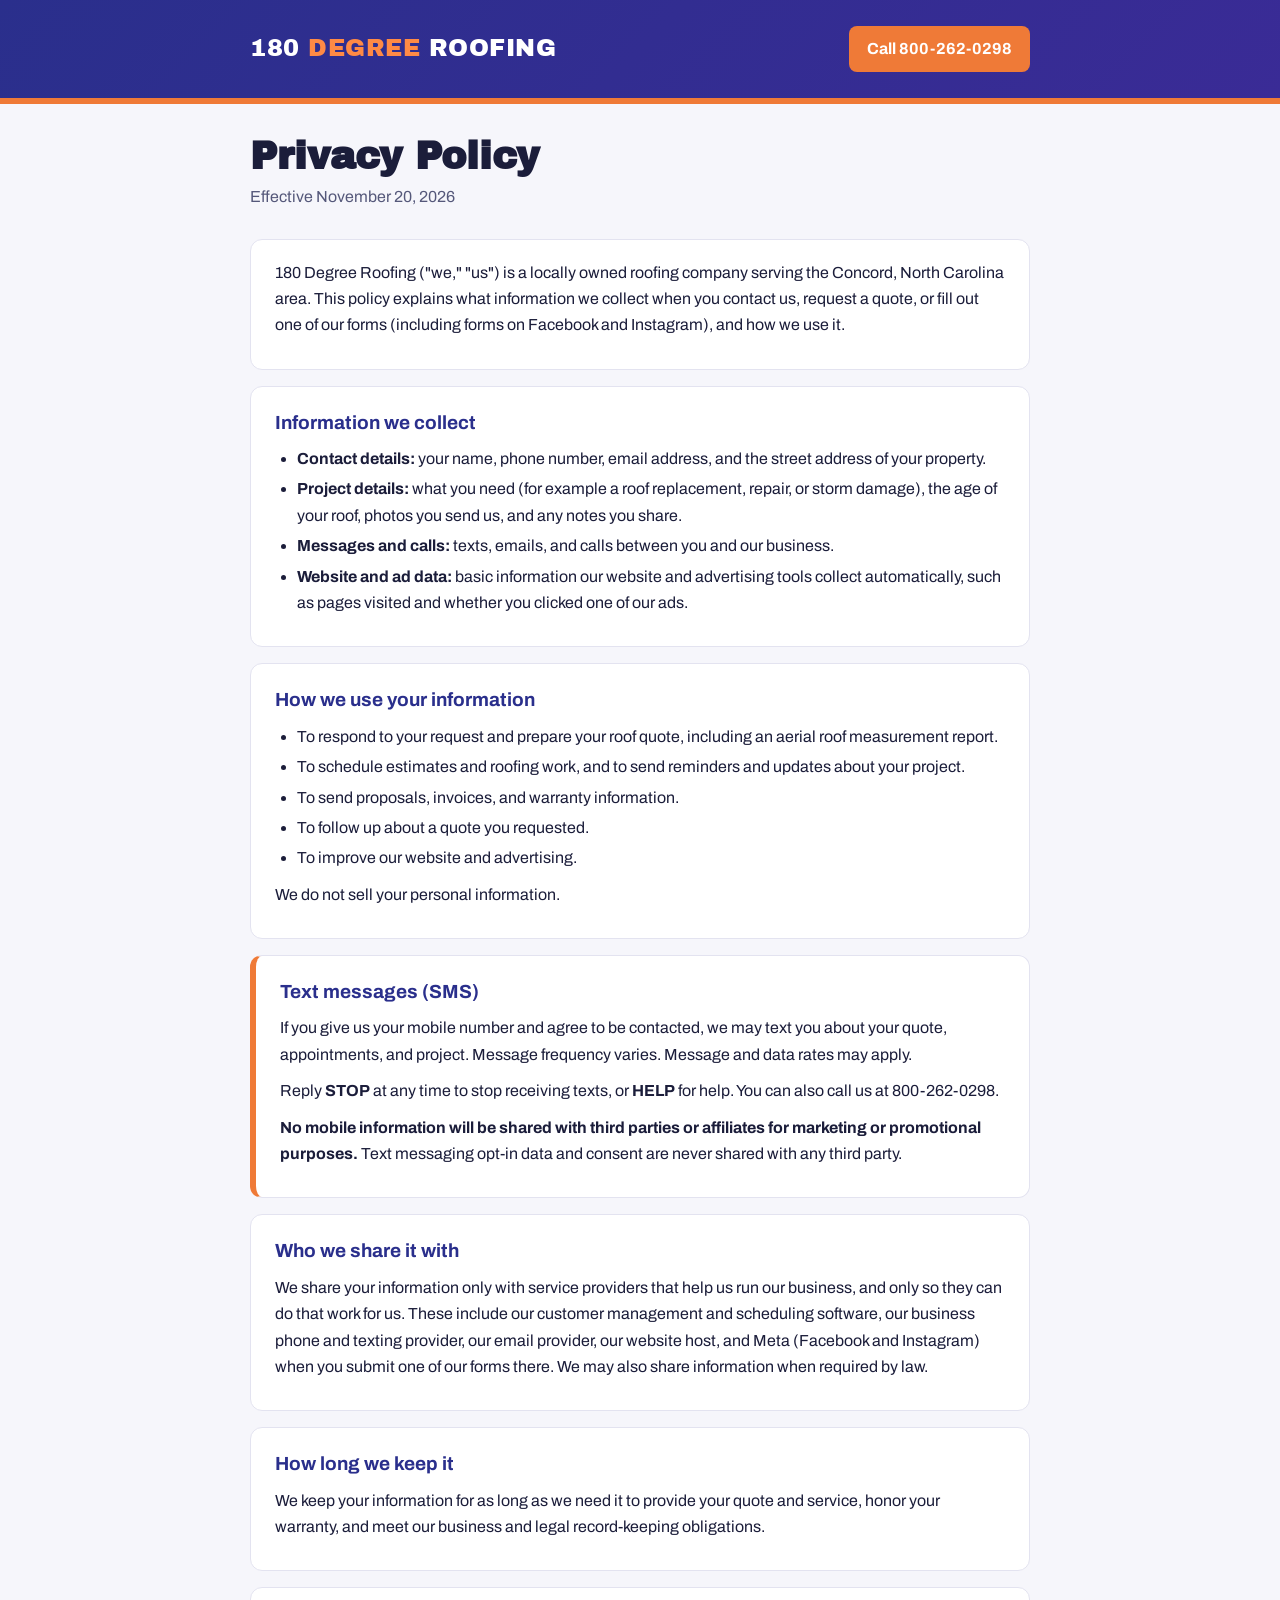
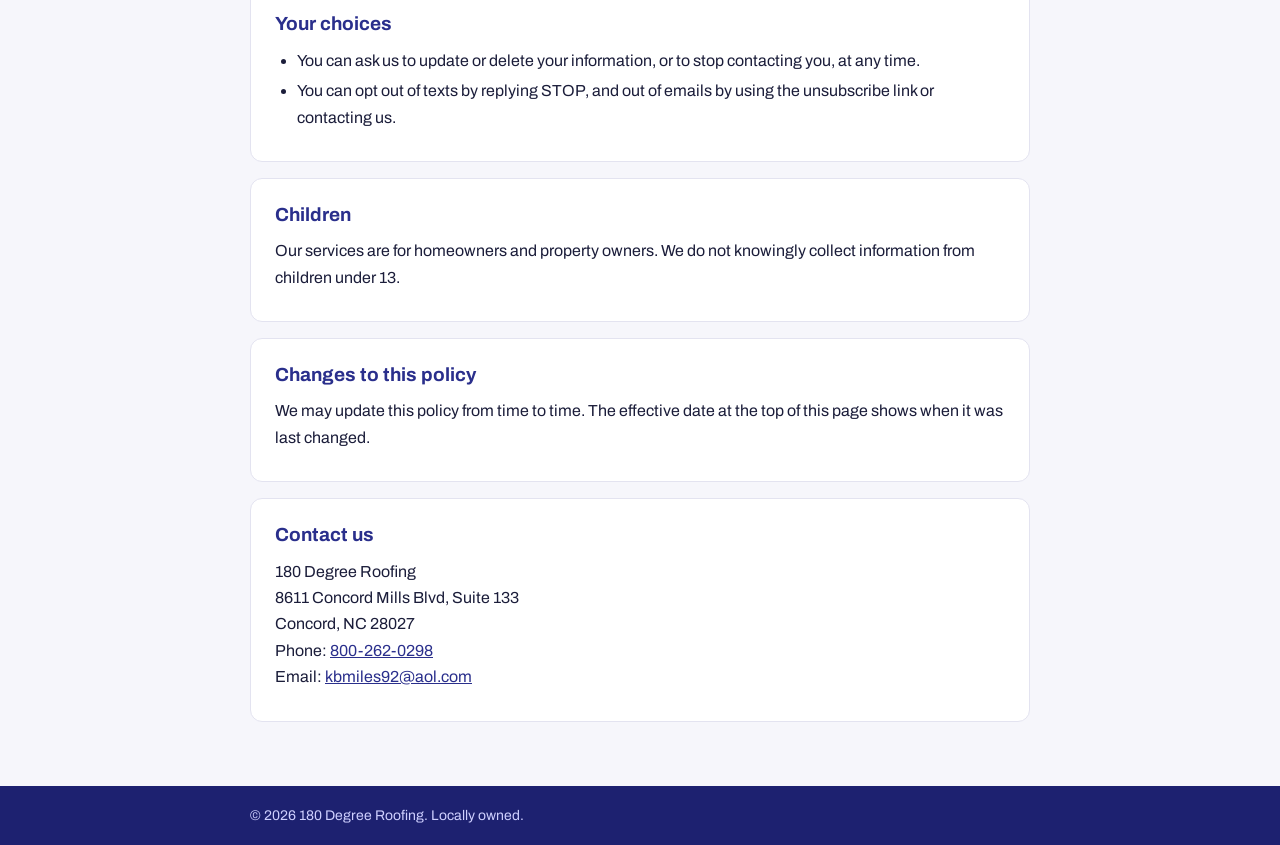
<file: 180-degree-roofing/privacy.html>
<!doctype html>
<html lang="en">
<head>
<!-- Google tag (Analytics) -->
<script async src="https://www.googletagmanager.com/gtm.js?id=GTM-NZPQBCB5"></script>
<script>
  window.dataLayer = window.dataLayer || [];
  function gtag(){dataLayer.push(arguments);}
  gtag('js', new Date());
</script>
<meta charset="utf-8">
<meta name="viewport" content="width=device-width, initial-scale=1">
<title>Privacy Policy | 180 Degree Roofing</title>
<meta name="description" content="How 180 Degree Roofing collects, uses and protects the information you share with us.">
<meta name="robots" content="noindex">
<link rel="preconnect" href="https://fonts.googleapis.com">
<link rel="stylesheet" href="https://fonts.googleapis.com/css2?family=Archivo+Black&family=Archivo:wght@400;600;700&display=swap">
<style>
  :root{--navy:#2a2f8c;--navy2:#3a2b96;--orange:#ef7a37;--ink:#1b1d3a;--muted:#55587a;--line:#e3e3f0;--bg:#f6f6fb}
  *{box-sizing:border-box}
  body{margin:0;background:var(--bg);color:var(--ink);font:16px/1.65 'Archivo',Arial,sans-serif}
  header{background:linear-gradient(135deg,var(--navy),var(--navy2));color:#fff;border-bottom:6px solid var(--orange)}
  .wrap{max-width:820px;margin:0 auto;padding:0 20px}
  header .wrap{padding-top:26px;padding-bottom:26px;display:flex;flex-wrap:wrap;align-items:center;justify-content:space-between;gap:12px}
  .brand{font-family:'Archivo Black','Arial Black',sans-serif;font-size:24px;letter-spacing:.5px;color:#fff;text-decoration:none}
  .brand span{color:#ff8a45}
  .call{background:var(--orange);color:#fff;text-decoration:none;font-weight:700;padding:10px 18px;border-radius:8px;white-space:nowrap}
  main .wrap{padding-top:32px;padding-bottom:48px}
  h1{font-family:'Archivo Black','Arial Black',sans-serif;font-size:clamp(28px,5vw,38px);line-height:1.1;margin:0 0 6px}
  .date{color:var(--muted);margin:0 0 28px}
  section{background:#fff;border:1px solid var(--line);border-radius:12px;padding:20px 24px;margin:0 0 16px}
  h2{font-size:19px;margin:0 0 8px;color:var(--navy)}
  p{margin:0 0 10px}
  ul{margin:0 0 10px;padding-left:22px}
  li{margin:4px 0}
  .sms{border-left:6px solid var(--orange)}
  a{color:var(--navy)}
  footer{background:#1d2170;color:#cfd0ff;font-size:14px}
  footer .wrap{padding-top:18px;padding-bottom:18px}
</style>
</head>
<body>
<header>
  <div class="wrap">
    <span class="brand">180 <span>DEGREE</span> ROOFING</span>
    <a class="call" href="tel:+18002620298">Call 800-262-0298</a>
  </div>
</header>

<main>
  <div class="wrap">
    <h1>Privacy Policy</h1>
    <p class="date">Effective November 20, 2026</p>

    <section>
      <p>180 Degree Roofing ("we," "us") is a locally owned roofing company serving the Concord, North Carolina area. This policy explains what information we collect when you contact us, request a quote, or fill out one of our forms (including forms on Facebook and Instagram), and how we use it.</p>
    </section>

    <section>
      <h2>Information we collect</h2>
      <ul>
        <li><strong>Contact details:</strong> your name, phone number, email address, and the street address of your property.</li>
        <li><strong>Project details:</strong> what you need (for example a roof replacement, repair, or storm damage), the age of your roof, photos you send us, and any notes you share.</li>
        <li><strong>Messages and calls:</strong> texts, emails, and calls between you and our business.</li>
        <li><strong>Website and ad data:</strong> basic information our website and advertising tools collect automatically, such as pages visited and whether you clicked one of our ads.</li>
      </ul>
    </section>

    <section>
      <h2>How we use your information</h2>
      <ul>
        <li>To respond to your request and prepare your roof quote, including an aerial roof measurement report.</li>
        <li>To schedule estimates and roofing work, and to send reminders and updates about your project.</li>
        <li>To send proposals, invoices, and warranty information.</li>
        <li>To follow up about a quote you requested.</li>
        <li>To improve our website and advertising.</li>
      </ul>
      <p>We do not sell your personal information.</p>
    </section>

    <section class="sms">
      <h2>Text messages (SMS)</h2>
      <p>If you give us your mobile number and agree to be contacted, we may text you about your quote, appointments, and project. Message frequency varies. Message and data rates may apply.</p>
      <p>Reply <strong>STOP</strong> at any time to stop receiving texts, or <strong>HELP</strong> for help. You can also call us at 800-262-0298.</p>
      <p><strong>No mobile information will be shared with third parties or affiliates for marketing or promotional purposes.</strong> Text messaging opt-in data and consent are never shared with any third party.</p>
    </section>

    <section>
      <h2>Who we share it with</h2>
      <p>We share your information only with service providers that help us run our business, and only so they can do that work for us. These include our customer management and scheduling software, our business phone and texting provider, our email provider, our website host, and Meta (Facebook and Instagram) when you submit one of our forms there. We may also share information when required by law.</p>
    </section>

    <section>
      <h2>How long we keep it</h2>
      <p>We keep your information for as long as we need it to provide your quote and service, honor your warranty, and meet our business and legal record-keeping obligations.</p>
    </section>

    <section>
      <h2>Your choices</h2>
      <ul>
        <li>You can ask us to update or delete your information, or to stop contacting you, at any time.</li>
        <li>You can opt out of texts by replying STOP, and out of emails by using the unsubscribe link or contacting us.</li>
      </ul>
    </section>

    <section>
      <h2>Children</h2>
      <p>Our services are for homeowners and property owners. We do not knowingly collect information from children under 13.</p>
    </section>

    <section>
      <h2>Changes to this policy</h2>
      <p>We may update this policy from time to time. The effective date at the top of this page shows when it was last changed.</p>
    </section>

    <section>
      <h2>Contact us</h2>
      <p>180 Degree Roofing<br>
      8611 Concord Mills Blvd, Suite 133<br>
      Concord, NC 28027<br>
      Phone: <a href="tel:+18002620298">800-262-0298</a><br>
      Email: <a href="mailto:kbmiles92@aol.com">kbmiles92@aol.com</a></p>
    </section>
  </div>
</main>

<footer>
  <div class="wrap">&copy; 2026 180 Degree Roofing. Locally owned.</div>
</footer>
</body>
</html>
</file>
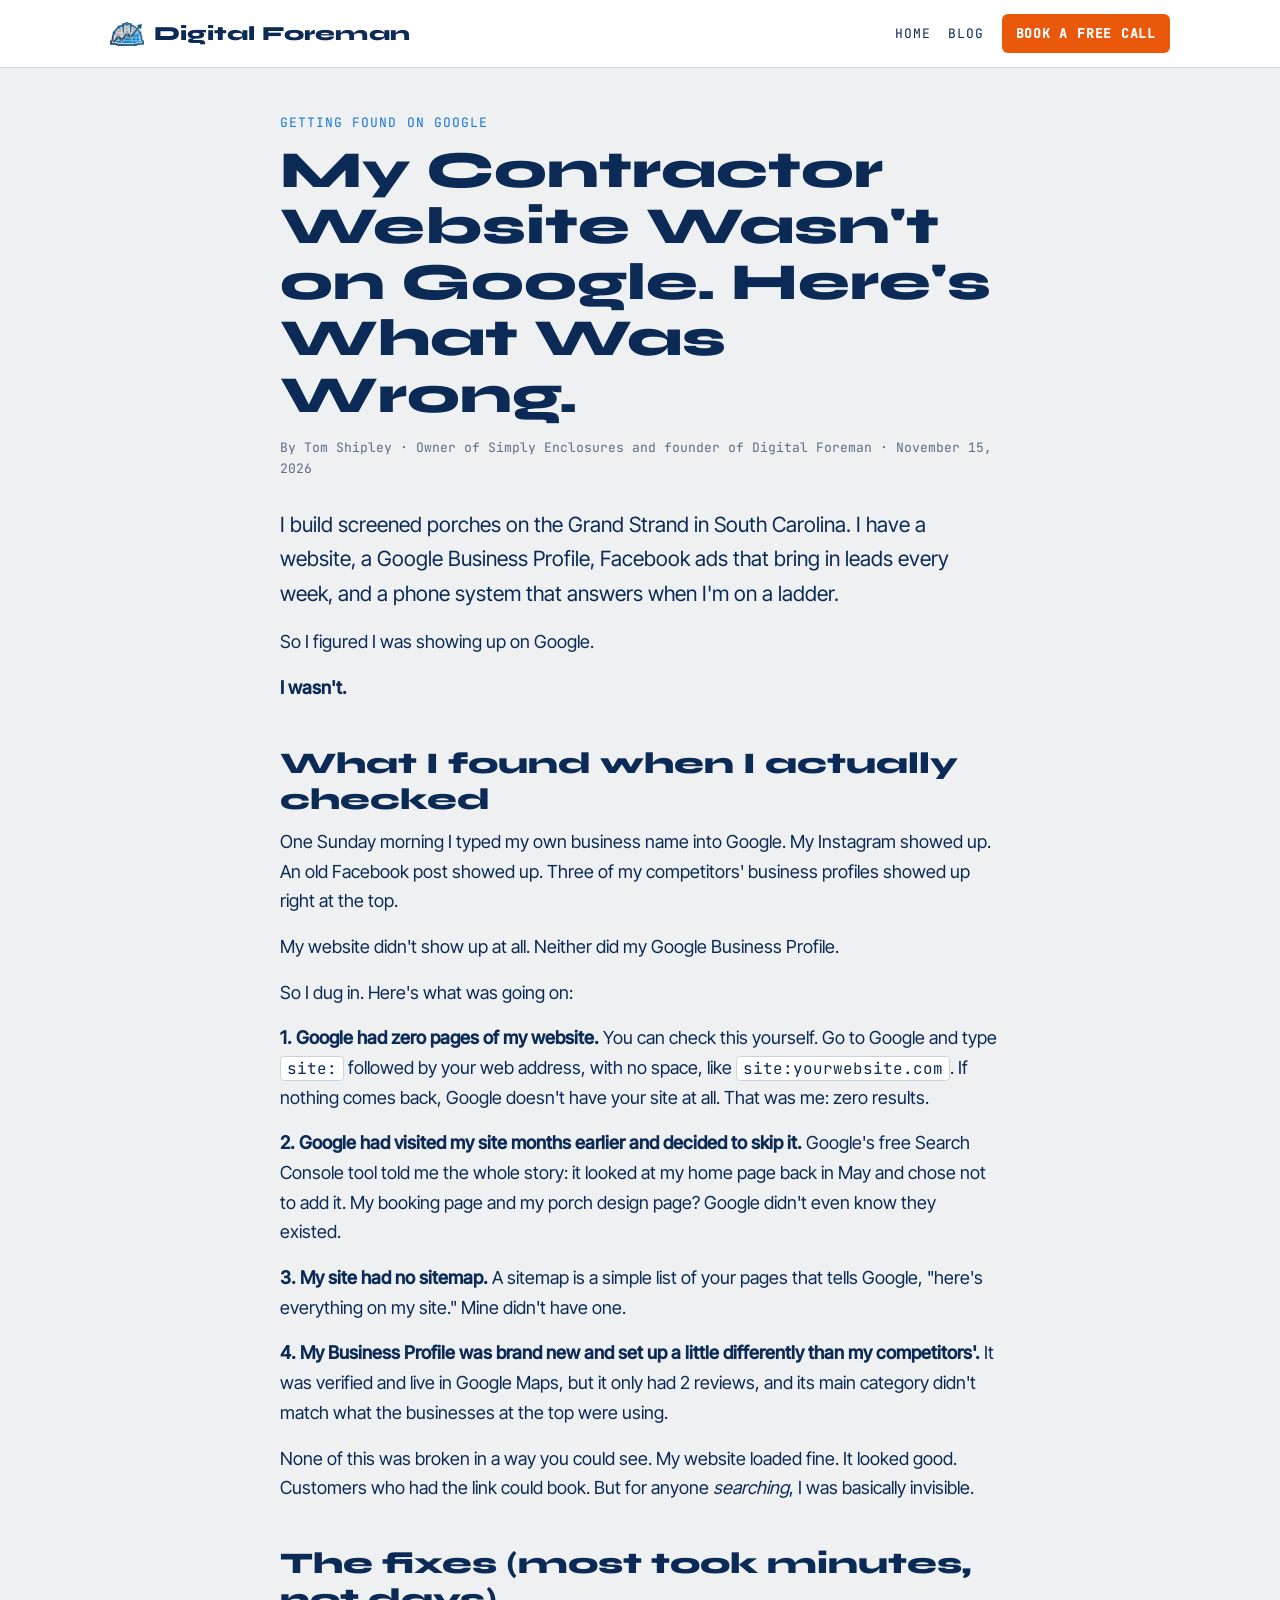
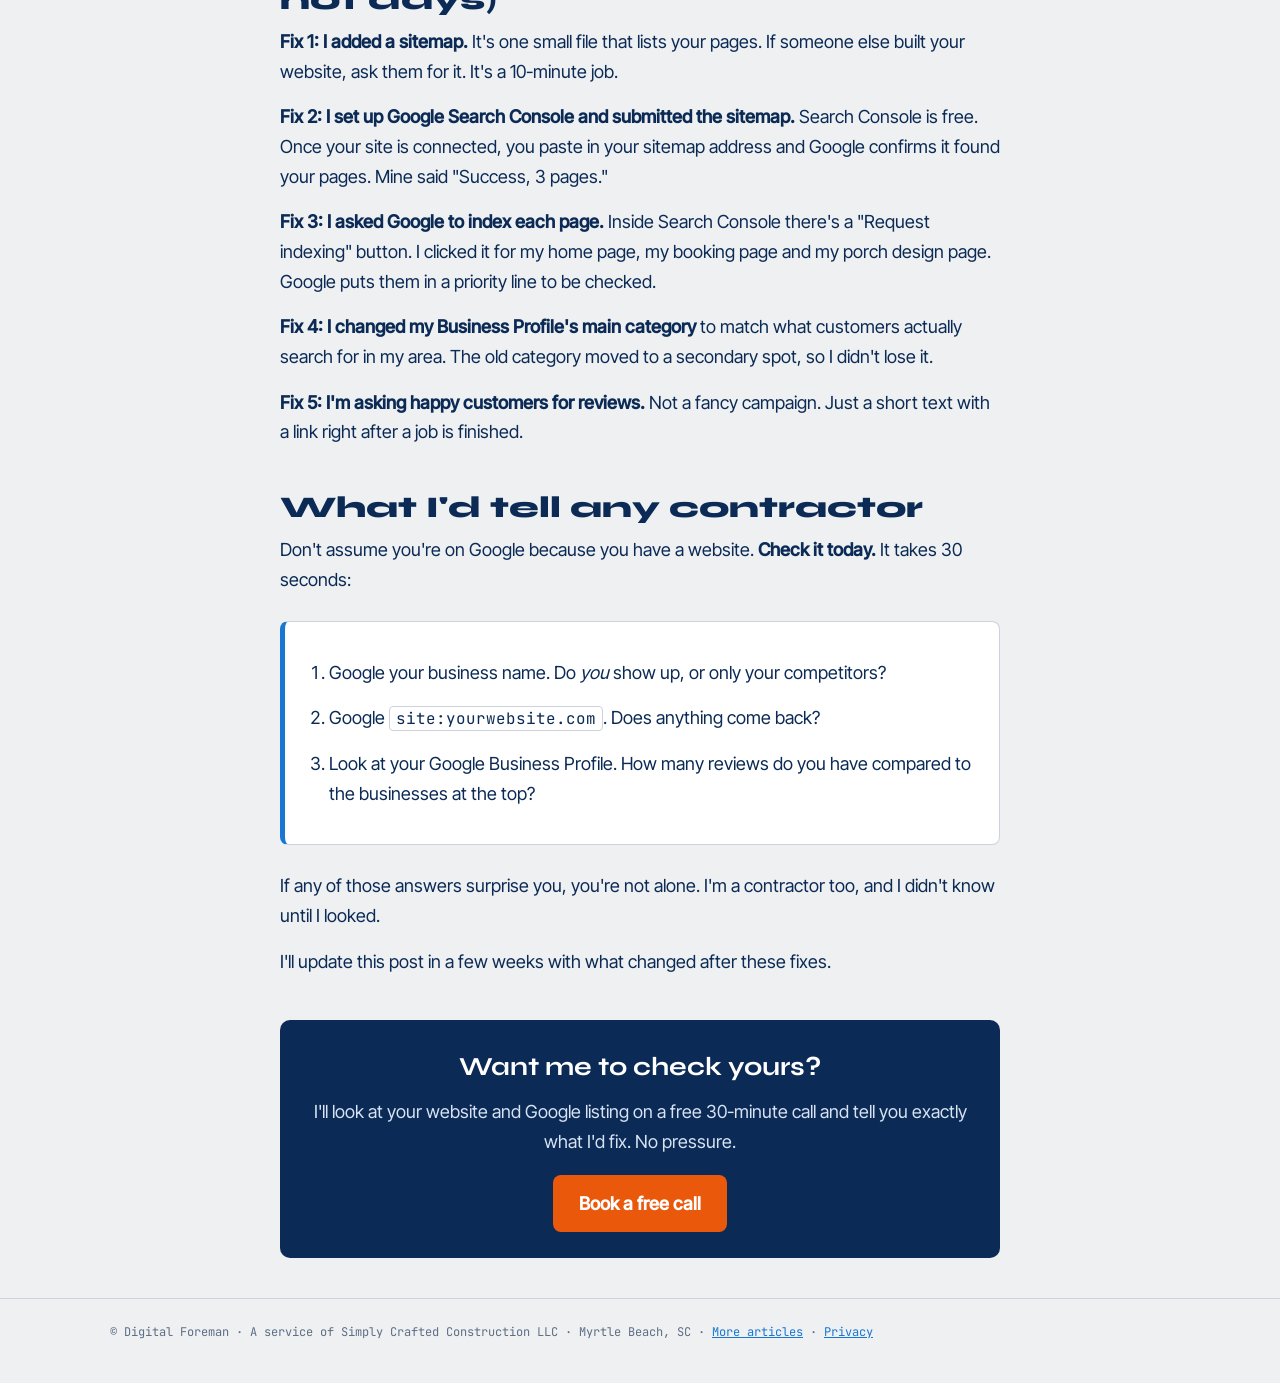
<file: blog/contractor-website-not-on-google.html>
<!doctype html>
<html lang="en">
<head>
<!-- Google tag (Analytics) -->
<script async src="https://www.googletagmanager.com/gtm.js?id=GTM-NZPQBCB5"></script>
<script>
  window.dataLayer = window.dataLayer || [];
  function gtag(){dataLayer.push(arguments);}
  gtag('js', new Date());
</script>
<meta charset="utf-8">
<meta name="viewport" content="width=device-width, initial-scale=1, viewport-fit=cover">
<title>My Contractor Website Wasn't on Google. Here's What Was Wrong. | Digital Foreman</title>
<meta name="description" content="A contractor's real story: my website and Google Business Profile weren't showing up on Google. Here's how I found out, what was wrong, and the fixes that took minutes.">
<link rel="canonical" href="https://digitalforeman.org/blog/contractor-website-not-on-google.html">
<link rel="icon" type="image/png" href="/images/df-hat.png">
<meta property="og:type" content="article">
<meta property="og:title" content="My Contractor Website Wasn't on Google. Here's What Was Wrong.">
<meta property="og:description" content="How I found out my contractor website was invisible on Google, and the fixes that took minutes.">
<meta property="og:url" content="https://digitalforeman.org/blog/contractor-website-not-on-google.html">
<meta property="og:image" content="https://digitalforeman.org/images/df-logo-cutout.png">
<script type="application/ld+json">{"@context":"https://schema.org","@type":"BlogPosting","headline":"My Contractor Website Wasn't on Google. Here's What Was Wrong.","datePublished":"2026-11-15","dateModified":"2026-11-15","author":{"@type":"Person","name":"Tom Shipley"},"publisher":{"@type":"Organization","name":"Digital Foreman","logo":{"@type":"ImageObject","url":"https://digitalforeman.org/images/df-logo-cutout.png"}},"mainEntityOfPage":"https://digitalforeman.org/blog/contractor-website-not-on-google.html"}</script>
<link rel="stylesheet" href="/fonts/fonts.css">
<link rel="stylesheet" href="/blog/blog.css">
</head>
<body>
<header class="top">
<div class="wrap">
<a class="brand" href="/"><img src="/images/df-hat.png" alt="">Digital Foreman</a>
<nav class="links"><a href="/">Home</a><a href="/blog/">Blog</a><a class="cta" href="/book">Book a free call</a></nav>
</div>
</header>

<main class="wrap">
<article>
<div class="kicker">Getting found on Google</div>
<h1>My Contractor Website Wasn't on Google. Here's What Was Wrong.</h1>
<div class="byline">By Tom Shipley · Owner of Simply Enclosures and founder of Digital Foreman · November 15, 2026</div>

<p class="lede">I build screened porches on the Grand Strand in South Carolina. I have a website, a Google Business Profile, Facebook ads that bring in leads every week, and a phone system that answers when I'm on a ladder.</p>
<p>So I figured I was showing up on Google.</p>
<p><strong>I wasn't.</strong></p>

<h2>What I found when I actually checked</h2>
<p>One Sunday morning I typed my own business name into Google. My Instagram showed up. An old Facebook post showed up. Three of my competitors' business profiles showed up right at the top.</p>
<p>My website didn't show up at all. Neither did my Google Business Profile.</p>
<p>So I dug in. Here's what was going on:</p>
<p><strong>1. Google had zero pages of my website.</strong> You can check this yourself. Go to Google and type <code>site:</code> followed by your web address, with no space, like <code>site:yourwebsite.com</code>. If nothing comes back, Google doesn't have your site at all. That was me: zero results.</p>
<p><strong>2. Google had visited my site months earlier and decided to skip it.</strong> Google's free Search Console tool told me the whole story: it looked at my home page back in May and chose not to add it. My booking page and my porch design page? Google didn't even know they existed.</p>
<p><strong>3. My site had no sitemap.</strong> A sitemap is a simple list of your pages that tells Google, "here's everything on my site." Mine didn't have one.</p>
<p><strong>4. My Business Profile was brand new and set up a little differently than my competitors'.</strong> It was verified and live in Google Maps, but it only had 2 reviews, and its main category didn't match what the businesses at the top were using.</p>
<p>None of this was broken in a way you could see. My website loaded fine. It looked good. Customers who had the link could book. But for anyone <em>searching</em>, I was basically invisible.</p>

<h2>The fixes (most took minutes, not days)</h2>
<p><strong>Fix 1: I added a sitemap.</strong> It's one small file that lists your pages. If someone else built your website, ask them for it. It's a 10-minute job.</p>
<p><strong>Fix 2: I set up Google Search Console and submitted the sitemap.</strong> Search Console is free. Once your site is connected, you paste in your sitemap address and Google confirms it found your pages. Mine said "Success, 3 pages."</p>
<p><strong>Fix 3: I asked Google to index each page.</strong> Inside Search Console there's a "Request indexing" button. I clicked it for my home page, my booking page and my porch design page. Google puts them in a priority line to be checked.</p>
<p><strong>Fix 4: I changed my Business Profile's main category</strong> to match what customers actually search for in my area. The old category moved to a secondary spot, so I didn't lose it.</p>
<p><strong>Fix 5: I'm asking happy customers for reviews.</strong> Not a fancy campaign. Just a short text with a link right after a job is finished.</p>

<h2>What I'd tell any contractor</h2>
<p>Don't assume you're on Google because you have a website. <strong>Check it today.</strong> It takes 30 seconds:</p>
<div class="card">
<ol>
<li>Google your business name. Do <em>you</em> show up, or only your competitors?</li>
<li>Google <code>site:yourwebsite.com</code>. Does anything come back?</li>
<li>Look at your Google Business Profile. How many reviews do you have compared to the businesses at the top?</li>
</ol>
</div>
<p>If any of those answers surprise you, you're not alone. I'm a contractor too, and I didn't know until I looked.</p>
<p>I'll update this post in a few weeks with what changed after these fixes.</p>

<div class="cta-box">
<h3>Want me to check yours?</h3>
<p>I'll look at your website and Google listing on a free 30-minute call and tell you exactly what I'd fix. No pressure.</p>
<a class="btn" href="/book">Book a free call</a>
</div>
</article>
</main>

<footer>
<div class="wrap">© Digital Foreman · A service of Simply Crafted Construction LLC · Myrtle Beach, SC · <a href="/blog/">More articles</a> · <a href="/privacy.html">Privacy</a></div>
</footer>
</body>
</html>
</file>
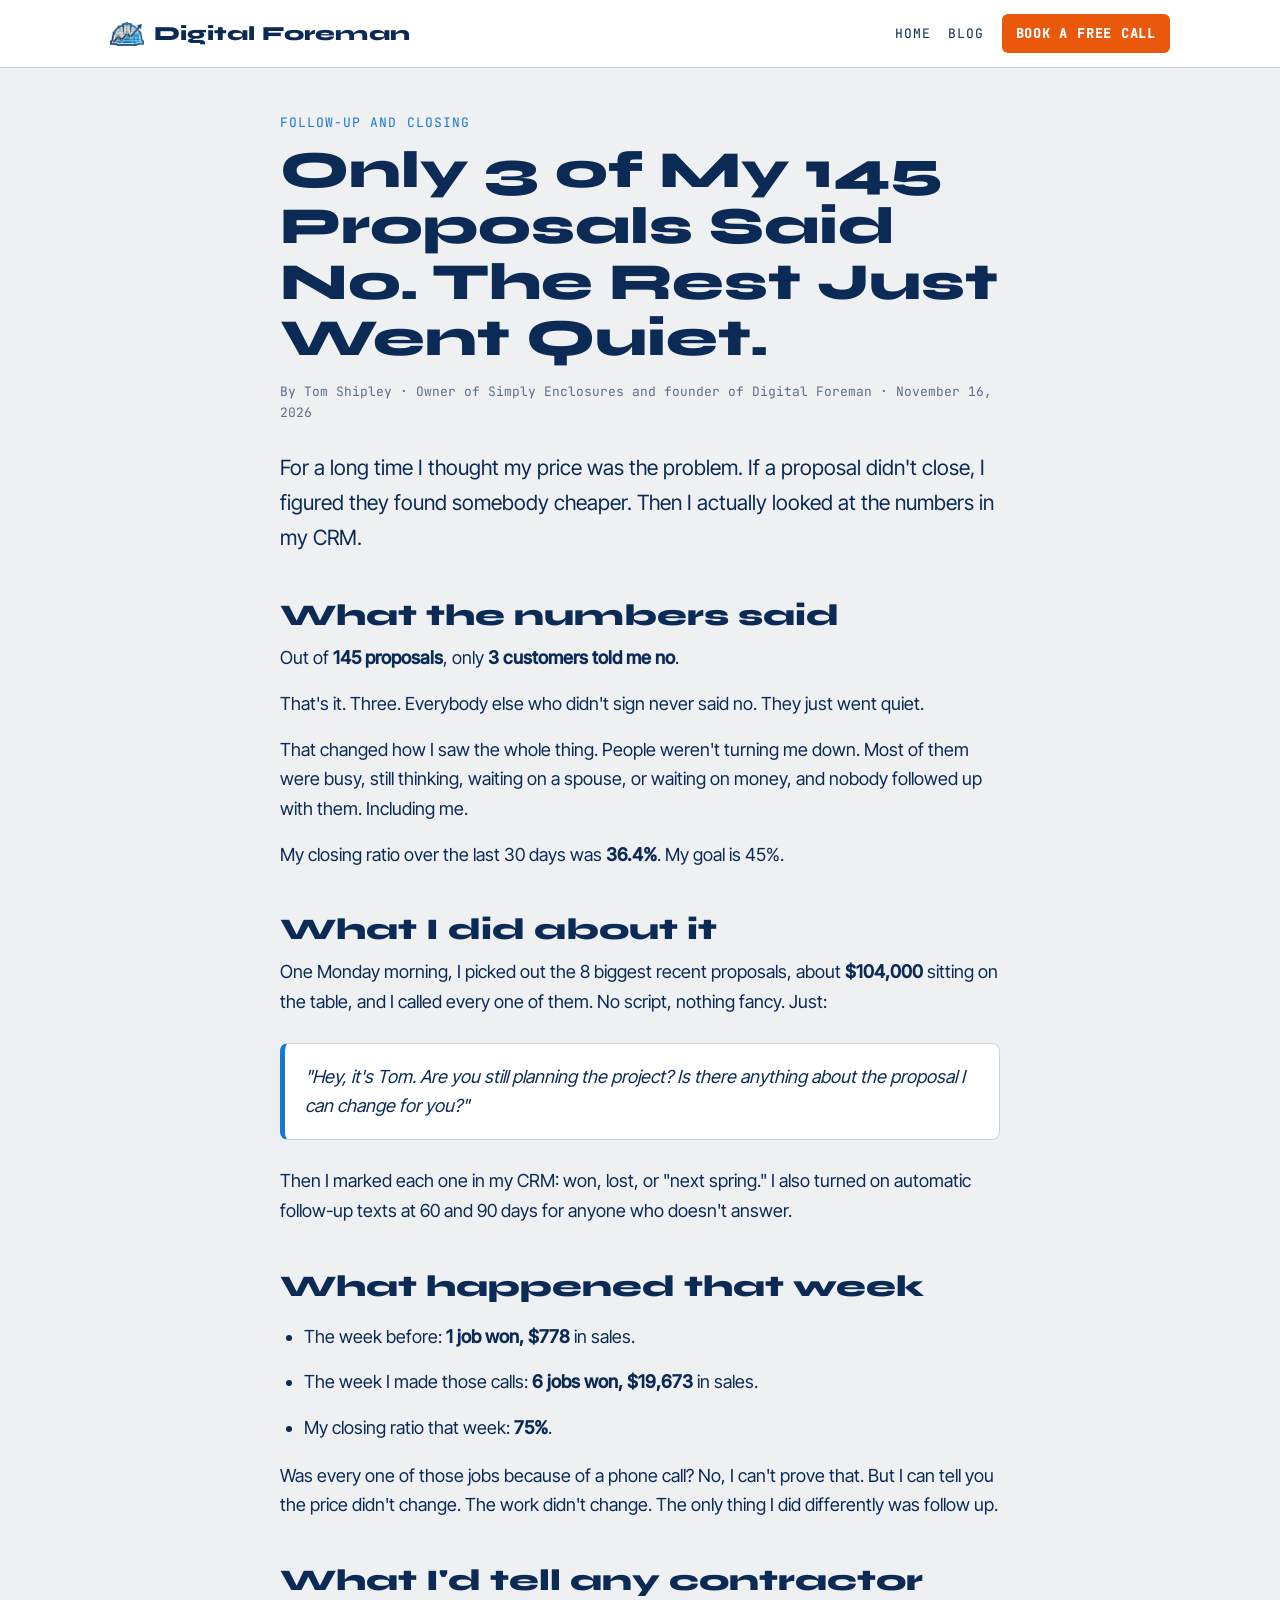
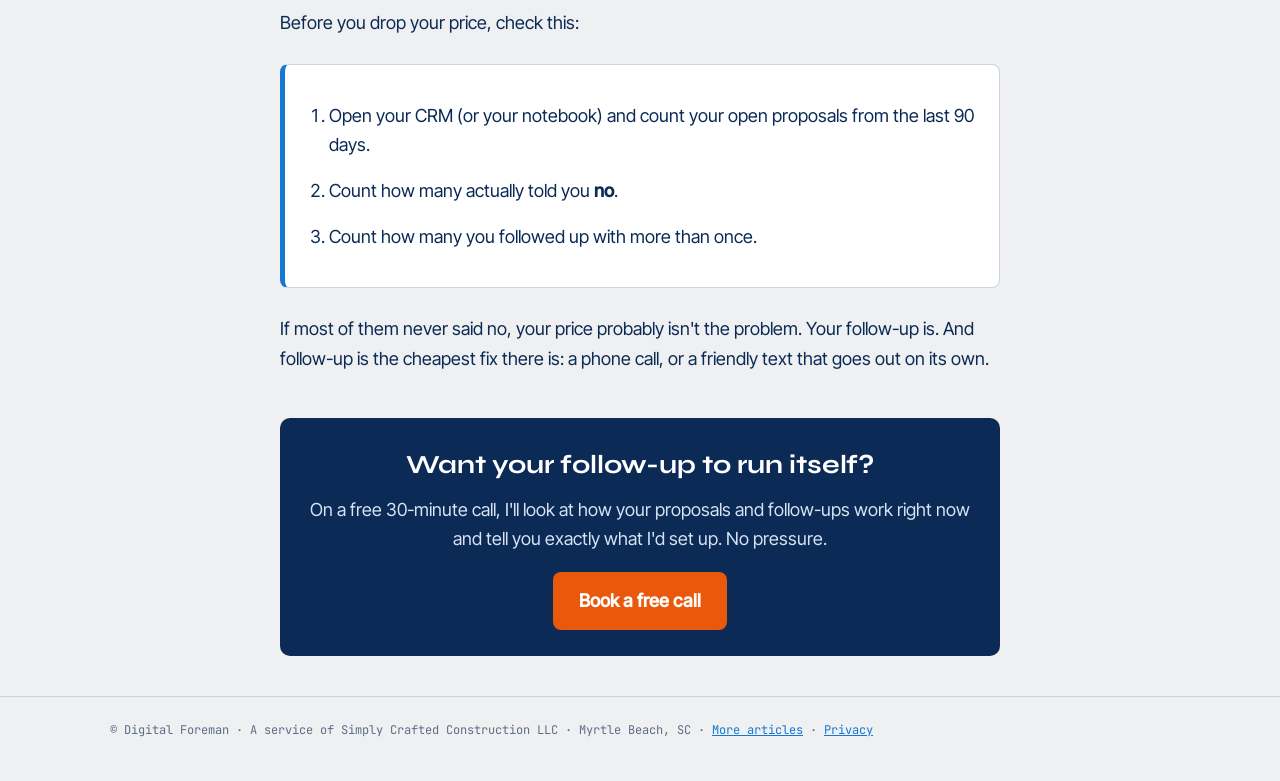
<file: blog/follow-up-is-the-leak.html>
<!doctype html>
<html lang="en">
<head>
<!-- Google tag (Analytics) -->
<script async src="https://www.googletagmanager.com/gtm.js?id=GTM-NZPQBCB5"></script>
<script>
  window.dataLayer = window.dataLayer || [];
  function gtag(){dataLayer.push(arguments);}
  gtag('js', new Date());
</script>
<meta charset="utf-8">
<meta name="viewport" content="width=device-width, initial-scale=1, viewport-fit=cover">
<title>Only 3 of My 145 Proposals Said No. The Rest Just Went Quiet. | Digital Foreman</title>
<meta name="description" content="A contractor's real CRM numbers: 3 rejections out of 145 proposals. Why follow-up, not price, was the leak, and what happened the week I picked up the phone.">
<link rel="canonical" href="https://digitalforeman.org/blog/follow-up-is-the-leak.html">
<link rel="icon" type="image/png" href="/images/df-hat.png">
<meta property="og:type" content="article">
<meta property="og:title" content="Only 3 of My 145 Proposals Said No. The Rest Just Went Quiet.">
<meta property="og:description" content="Why follow-up, not price, was the leak, and what happened the week I picked up the phone.">
<meta property="og:url" content="https://digitalforeman.org/blog/follow-up-is-the-leak.html">
<meta property="og:image" content="https://digitalforeman.org/images/df-logo-cutout.png">
<script type="application/ld+json">{"@context":"https://schema.org","@type":"BlogPosting","headline":"Only 3 of My 145 Proposals Said No. The Rest Just Went Quiet.","datePublished":"2026-11-16","dateModified":"2026-11-16","author":{"@type":"Person","name":"Tom Shipley"},"publisher":{"@type":"Organization","name":"Digital Foreman","logo":{"@type":"ImageObject","url":"https://digitalforeman.org/images/df-logo-cutout.png"}},"mainEntityOfPage":"https://digitalforeman.org/blog/follow-up-is-the-leak.html"}</script>
<link rel="stylesheet" href="/fonts/fonts.css">
<link rel="stylesheet" href="/blog/blog.css">
</head>
<body>
<header class="top">
<div class="wrap">
<a class="brand" href="/"><img src="/images/df-hat.png" alt="">Digital Foreman</a>
<nav class="links"><a href="/">Home</a><a href="/blog/">Blog</a><a class="cta" href="/book">Book a free call</a></nav>
</div>
</header>

<main class="wrap">
<article>
<div class="kicker">Follow-up and closing</div>
<h1>Only 3 of My 145 Proposals Said No. The Rest Just Went Quiet.</h1>
<div class="byline">By Tom Shipley · Owner of Simply Enclosures and founder of Digital Foreman · November 16, 2026</div>

<p class="lede">For a long time I thought my price was the problem. If a proposal didn't close, I figured they found somebody cheaper. Then I actually looked at the numbers in my CRM.</p>

<h2>What the numbers said</h2>
<p>Out of <strong>145 proposals</strong>, only <strong>3 customers told me no</strong>.</p>
<p>That's it. Three. Everybody else who didn't sign never said no. They just went quiet.</p>
<p>That changed how I saw the whole thing. People weren't turning me down. Most of them were busy, still thinking, waiting on a spouse, or waiting on money, and nobody followed up with them. Including me.</p>
<p>My closing ratio over the last 30 days was <strong>36.4%</strong>. My goal is 45%.</p>

<h2>What I did about it</h2>
<p>One Monday morning, I picked out the 8 biggest recent proposals, about <strong>$104,000</strong> sitting on the table, and I called every one of them. No script, nothing fancy. Just:</p>
<div class="card">
<p style="margin:0"><em>"Hey, it's Tom. Are you still planning the project? Is there anything about the proposal I can change for you?"</em></p>
</div>
<p>Then I marked each one in my CRM: won, lost, or "next spring." I also turned on automatic follow-up texts at 60 and 90 days for anyone who doesn't answer.</p>

<h2>What happened that week</h2>
<ul>
<li>The week before: <strong>1 job won, $778</strong> in sales.</li>
<li>The week I made those calls: <strong>6 jobs won, $19,673</strong> in sales.</li>
<li>My closing ratio that week: <strong>75%</strong>.</li>
</ul>
<p>Was every one of those jobs because of a phone call? No, I can't prove that. But I can tell you the price didn't change. The work didn't change. The only thing I did differently was follow up.</p>

<h2>What I'd tell any contractor</h2>
<p>Before you drop your price, check this:</p>
<div class="card">
<ol>
<li>Open your CRM (or your notebook) and count your open proposals from the last 90 days.</li>
<li>Count how many actually told you <strong>no</strong>.</li>
<li>Count how many you followed up with more than once.</li>
</ol>
</div>
<p>If most of them never said no, your price probably isn't the problem. Your follow-up is. And follow-up is the cheapest fix there is: a phone call, or a friendly text that goes out on its own.</p>

<div class="cta-box">
<h3>Want your follow-up to run itself?</h3>
<p>On a free 30-minute call, I'll look at how your proposals and follow-ups work right now and tell you exactly what I'd set up. No pressure.</p>
<a class="btn" href="/book">Book a free call</a>
</div>
</article>
</main>

<footer>
<div class="wrap">© Digital Foreman · A service of Simply Crafted Construction LLC · Myrtle Beach, SC · <a href="/blog/">More articles</a> · <a href="/privacy.html">Privacy</a></div>
</footer>
</body>
</html>
</file>
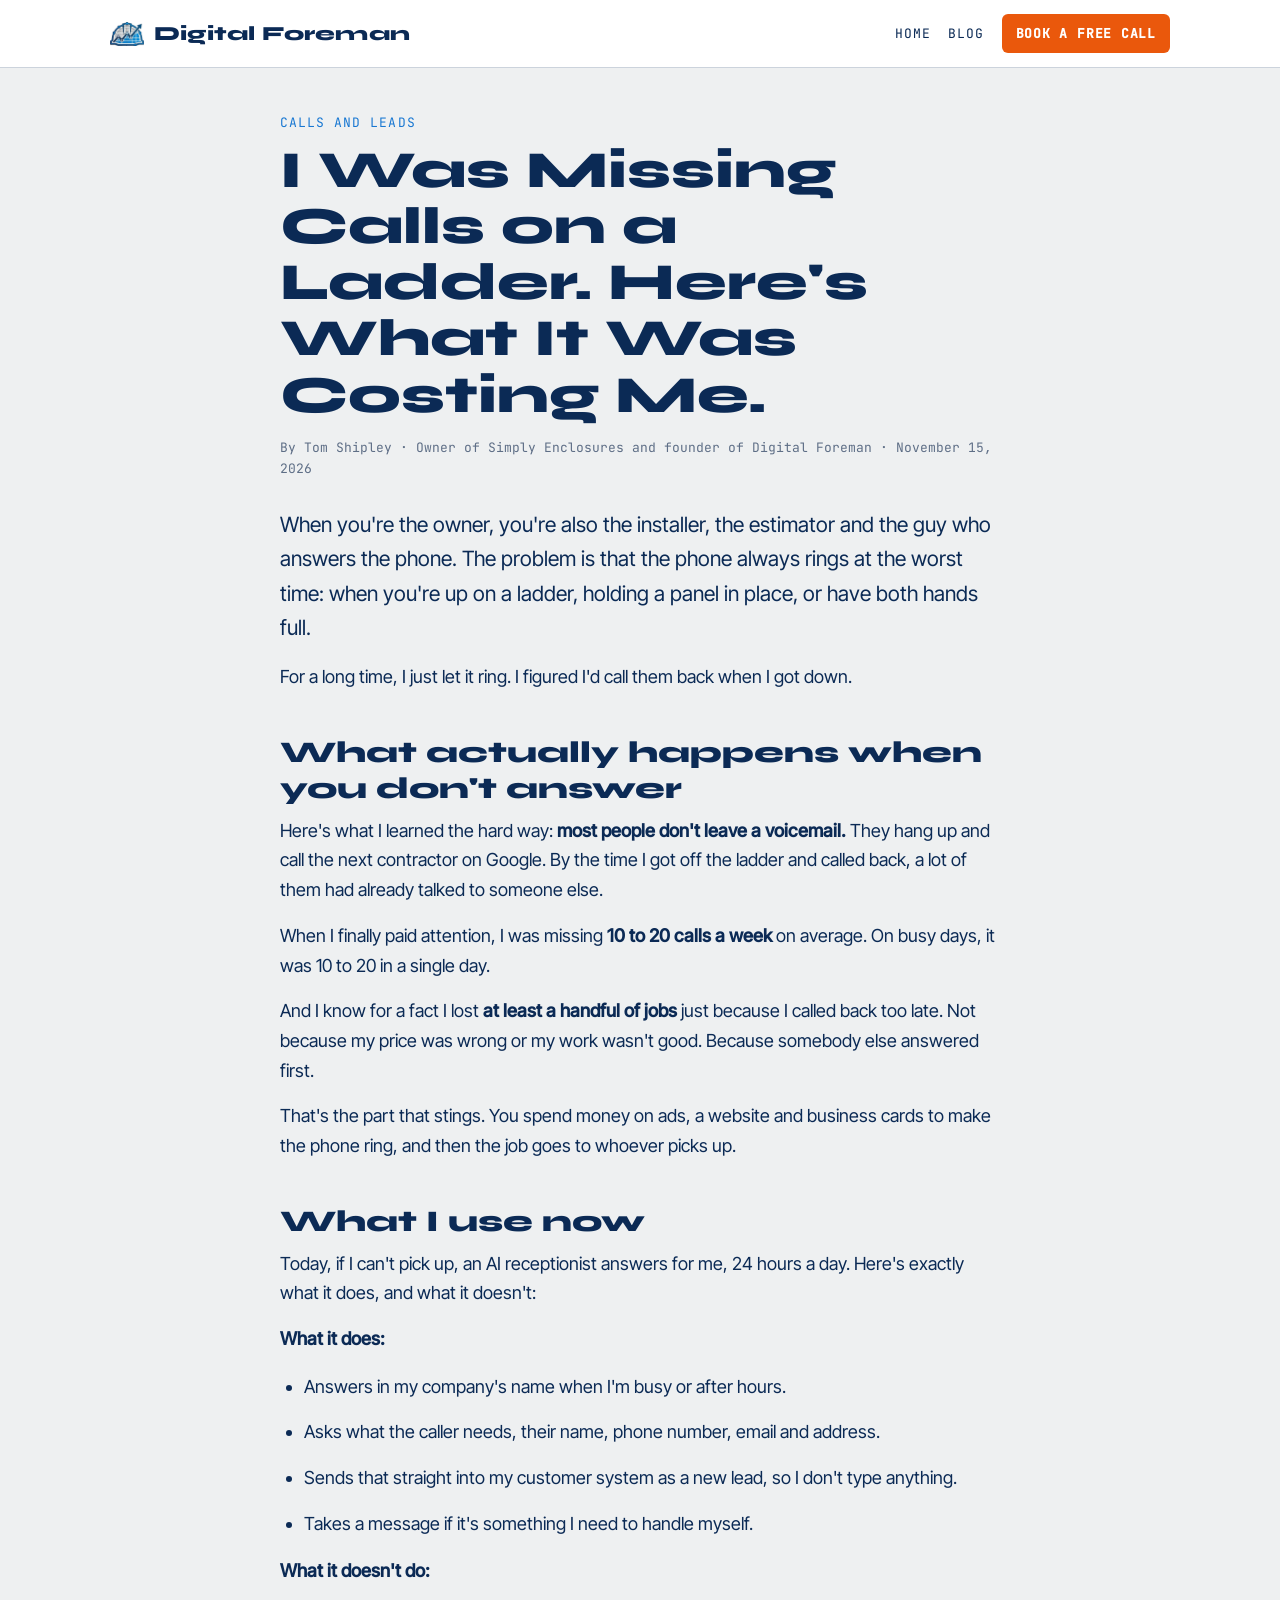
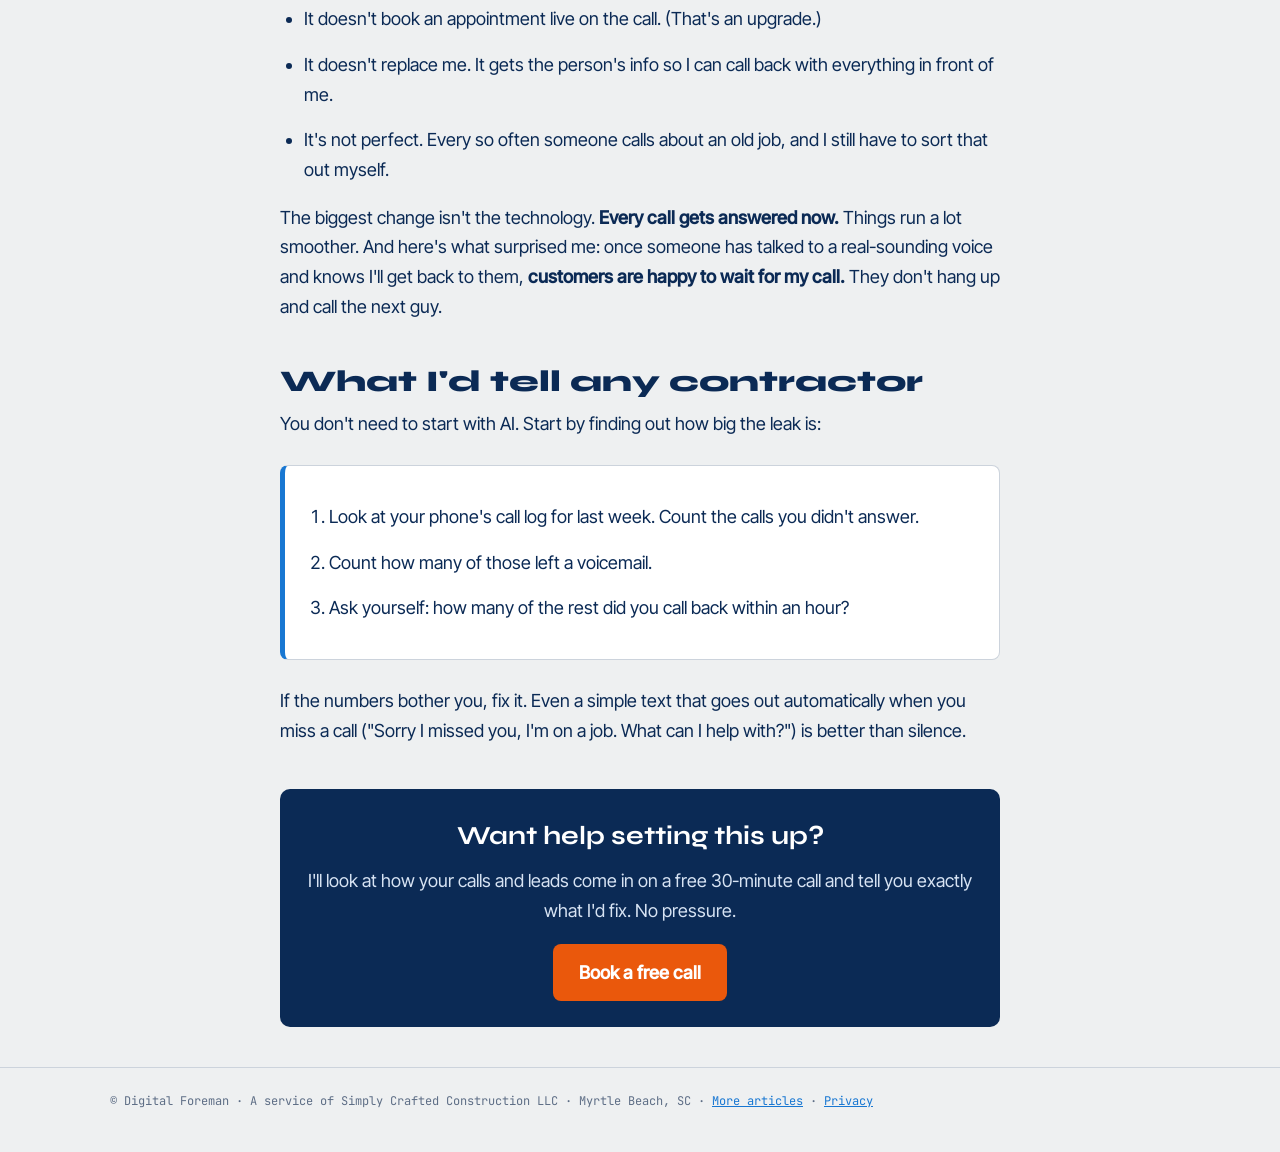
<file: blog/missing-calls-on-a-ladder.html>
<!doctype html>
<html lang="en">
<head>
<!-- Google tag (Analytics) -->
<script async src="https://www.googletagmanager.com/gtm.js?id=GTM-NZPQBCB5"></script>
<script>
  window.dataLayer = window.dataLayer || [];
  function gtag(){dataLayer.push(arguments);}
  gtag('js', new Date());
</script>
<meta charset="utf-8">
<meta name="viewport" content="width=device-width, initial-scale=1, viewport-fit=cover">
<title>I Was Missing Calls on a Ladder. Here's What It Was Costing Me. | Digital Foreman</title>
<meta name="description" content="A contractor's real numbers: 10 to 20 missed calls a week and a handful of lost jobs. What an AI receptionist does (and doesn't do), and a 3-step check for your own call log.">
<link rel="canonical" href="https://digitalforeman.org/blog/missing-calls-on-a-ladder.html">
<link rel="icon" type="image/png" href="/images/df-hat.png">
<meta property="og:type" content="article">
<meta property="og:title" content="I Was Missing Calls on a Ladder. Here's What It Was Costing Me.">
<meta property="og:description" content="10 to 20 missed calls a week, a handful of lost jobs, and what finally fixed it.">
<meta property="og:url" content="https://digitalforeman.org/blog/missing-calls-on-a-ladder.html">
<meta property="og:image" content="https://digitalforeman.org/images/df-logo-cutout.png">
<script type="application/ld+json">{"@context":"https://schema.org","@type":"BlogPosting","headline":"I Was Missing Calls on a Ladder. Here's What It Was Costing Me.","datePublished":"2026-11-15","dateModified":"2026-11-15","author":{"@type":"Person","name":"Tom Shipley"},"publisher":{"@type":"Organization","name":"Digital Foreman","logo":{"@type":"ImageObject","url":"https://digitalforeman.org/images/df-logo-cutout.png"}},"mainEntityOfPage":"https://digitalforeman.org/blog/missing-calls-on-a-ladder.html"}</script>
<link rel="stylesheet" href="/fonts/fonts.css">
<link rel="stylesheet" href="/blog/blog.css">
</head>
<body>
<header class="top">
<div class="wrap">
<a class="brand" href="/"><img src="/images/df-hat.png" alt="">Digital Foreman</a>
<nav class="links"><a href="/">Home</a><a href="/blog/">Blog</a><a class="cta" href="/book">Book a free call</a></nav>
</div>
</header>

<main class="wrap">
<article>
<div class="kicker">Calls and leads</div>
<h1>I Was Missing Calls on a Ladder. Here's What It Was Costing Me.</h1>
<div class="byline">By Tom Shipley · Owner of Simply Enclosures and founder of Digital Foreman · November 15, 2026</div>

<p class="lede">When you're the owner, you're also the installer, the estimator and the guy who answers the phone. The problem is that the phone always rings at the worst time: when you're up on a ladder, holding a panel in place, or have both hands full.</p>
<p>For a long time, I just let it ring. I figured I'd call them back when I got down.</p>

<h2>What actually happens when you don't answer</h2>
<p>Here's what I learned the hard way: <strong>most people don't leave a voicemail.</strong> They hang up and call the next contractor on Google. By the time I got off the ladder and called back, a lot of them had already talked to someone else.</p>
<p>When I finally paid attention, I was missing <strong>10 to 20 calls a week</strong> on average. On busy days, it was 10 to 20 in a single day.</p>
<p>And I know for a fact I lost <strong>at least a handful of jobs</strong> just because I called back too late. Not because my price was wrong or my work wasn't good. Because somebody else answered first.</p>
<p>That's the part that stings. You spend money on ads, a website and business cards to make the phone ring, and then the job goes to whoever picks up.</p>

<h2>What I use now</h2>
<p>Today, if I can't pick up, an AI receptionist answers for me, 24 hours a day. Here's exactly what it does, and what it doesn't:</p>
<p><strong>What it does:</strong></p>
<ul>
<li>Answers in my company's name when I'm busy or after hours.</li>
<li>Asks what the caller needs, their name, phone number, email and address.</li>
<li>Sends that straight into my customer system as a new lead, so I don't type anything.</li>
<li>Takes a message if it's something I need to handle myself.</li>
</ul>
<p><strong>What it doesn't do:</strong></p>
<ul>
<li>It doesn't book an appointment live on the call. (That's an upgrade.)</li>
<li>It doesn't replace me. It gets the person's info so I can call back with everything in front of me.</li>
<li>It's not perfect. Every so often someone calls about an old job, and I still have to sort that out myself.</li>
</ul>
<p>The biggest change isn't the technology. <strong>Every call gets answered now.</strong> Things run a lot smoother. And here's what surprised me: once someone has talked to a real-sounding voice and knows I'll get back to them, <strong>customers are happy to wait for my call.</strong> They don't hang up and call the next guy.</p>

<h2>What I'd tell any contractor</h2>
<p>You don't need to start with AI. Start by finding out how big the leak is:</p>
<div class="card">
<ol>
<li>Look at your phone's call log for last week. Count the calls you didn't answer.</li>
<li>Count how many of those left a voicemail.</li>
<li>Ask yourself: how many of the rest did you call back within an hour?</li>
</ol>
</div>
<p>If the numbers bother you, fix it. Even a simple text that goes out automatically when you miss a call ("Sorry I missed you, I'm on a job. What can I help with?") is better than silence.</p>

<div class="cta-box">
<h3>Want help setting this up?</h3>
<p>I'll look at how your calls and leads come in on a free 30-minute call and tell you exactly what I'd fix. No pressure.</p>
<a class="btn" href="/book">Book a free call</a>
</div>
</article>
</main>

<footer>
<div class="wrap">© Digital Foreman · A service of Simply Crafted Construction LLC · Myrtle Beach, SC · <a href="/blog/">More articles</a> · <a href="/privacy.html">Privacy</a></div>
</footer>
</body>
</html>
</file>
<file: fonts/fonts.css>
﻿/* latin */
@font-face {
  font-family: 'Archivo';
  font-style: normal;
  font-weight: 500;
  font-stretch: 100%;
  font-display: swap;
  src: url(/fonts/Archivo-500-latin.woff2) format('woff2');
  unicode-range: U+0000-00FF, U+0131, U+0152-0153, U+02BB-02BC, U+02C6, U+02DA, U+02DC, U+0304, U+0308, U+0329, U+2000-206F, U+20AC, U+2122, U+2191, U+2193, U+2212, U+2215, U+FEFF, U+FFFD;
}
/* latin-ext */
@font-face {
  font-family: 'Archivo';
  font-style: normal;
  font-weight: 500;
  font-stretch: 100%;
  font-display: swap;
  src: url(/fonts/Archivo-500-latin-ext.woff2) format('woff2');
  unicode-range: U+0100-02BA, U+02BD-02C5, U+02C7-02CC, U+02CE-02D7, U+02DD-02FF, U+0304, U+0308, U+0329, U+1D00-1DBF, U+1E00-1E9F, U+1EF2-1EFF, U+2020, U+20A0-20AB, U+20AD-20C4, U+2113, U+2C60-2C7F, U+A720-A7FF;
}
/* latin */
@font-face {
  font-family: 'Archivo';
  font-style: normal;
  font-weight: 600;
  font-stretch: 100%;
  font-display: swap;
  src: url(/fonts/Archivo-500-latin.woff2) format('woff2');
  unicode-range: U+0000-00FF, U+0131, U+0152-0153, U+02BB-02BC, U+02C6, U+02DA, U+02DC, U+0304, U+0308, U+0329, U+2000-206F, U+20AC, U+2122, U+2191, U+2193, U+2212, U+2215, U+FEFF, U+FFFD;
}
/* latin-ext */
@font-face {
  font-family: 'Archivo';
  font-style: normal;
  font-weight: 600;
  font-stretch: 100%;
  font-display: swap;
  src: url(/fonts/Archivo-500-latin-ext.woff2) format('woff2');
  unicode-range: U+0100-02BA, U+02BD-02C5, U+02C7-02CC, U+02CE-02D7, U+02DD-02FF, U+0304, U+0308, U+0329, U+1D00-1DBF, U+1E00-1E9F, U+1EF2-1EFF, U+2020, U+20A0-20AB, U+20AD-20C4, U+2113, U+2C60-2C7F, U+A720-A7FF;
}
/* latin */
@font-face {
  font-family: 'Archivo';
  font-style: normal;
  font-weight: 700;
  font-stretch: 100%;
  font-display: swap;
  src: url(/fonts/Archivo-500-latin.woff2) format('woff2');
  unicode-range: U+0000-00FF, U+0131, U+0152-0153, U+02BB-02BC, U+02C6, U+02DA, U+02DC, U+0304, U+0308, U+0329, U+2000-206F, U+20AC, U+2122, U+2191, U+2193, U+2212, U+2215, U+FEFF, U+FFFD;
}
/* latin-ext */
@font-face {
  font-family: 'Archivo';
  font-style: normal;
  font-weight: 700;
  font-stretch: 100%;
  font-display: swap;
  src: url(/fonts/Archivo-500-latin-ext.woff2) format('woff2');
  unicode-range: U+0100-02BA, U+02BD-02C5, U+02C7-02CC, U+02CE-02D7, U+02DD-02FF, U+0304, U+0308, U+0329, U+1D00-1DBF, U+1E00-1E9F, U+1EF2-1EFF, U+2020, U+20A0-20AB, U+20AD-20C4, U+2113, U+2C60-2C7F, U+A720-A7FF;
}
/* latin */
@font-face {
  font-family: 'Archivo';
  font-style: normal;
  font-weight: 800;
  font-stretch: 100%;
  font-display: swap;
  src: url(/fonts/Archivo-500-latin.woff2) format('woff2');
  unicode-range: U+0000-00FF, U+0131, U+0152-0153, U+02BB-02BC, U+02C6, U+02DA, U+02DC, U+0304, U+0308, U+0329, U+2000-206F, U+20AC, U+2122, U+2191, U+2193, U+2212, U+2215, U+FEFF, U+FFFD;
}
/* latin-ext */
@font-face {
  font-family: 'Archivo';
  font-style: normal;
  font-weight: 800;
  font-stretch: 100%;
  font-display: swap;
  src: url(/fonts/Archivo-500-latin-ext.woff2) format('woff2');
  unicode-range: U+0100-02BA, U+02BD-02C5, U+02C7-02CC, U+02CE-02D7, U+02DD-02FF, U+0304, U+0308, U+0329, U+1D00-1DBF, U+1E00-1E9F, U+1EF2-1EFF, U+2020, U+20A0-20AB, U+20AD-20C4, U+2113, U+2C60-2C7F, U+A720-A7FF;
}
/* latin */
@font-face {
  font-family: 'Archivo';
  font-style: normal;
  font-weight: 900;
  font-stretch: 100%;
  font-display: swap;
  src: url(/fonts/Archivo-500-latin.woff2) format('woff2');
  unicode-range: U+0000-00FF, U+0131, U+0152-0153, U+02BB-02BC, U+02C6, U+02DA, U+02DC, U+0304, U+0308, U+0329, U+2000-206F, U+20AC, U+2122, U+2191, U+2193, U+2212, U+2215, U+FEFF, U+FFFD;
}
/* latin-ext */
@font-face {
  font-family: 'Archivo';
  font-style: normal;
  font-weight: 900;
  font-stretch: 100%;
  font-display: swap;
  src: url(/fonts/Archivo-500-latin-ext.woff2) format('woff2');
  unicode-range: U+0100-02BA, U+02BD-02C5, U+02C7-02CC, U+02CE-02D7, U+02DD-02FF, U+0304, U+0308, U+0329, U+1D00-1DBF, U+1E00-1E9F, U+1EF2-1EFF, U+2020, U+20A0-20AB, U+20AD-20C4, U+2113, U+2C60-2C7F, U+A720-A7FF;
}
/* latin */
@font-face {
  font-family: 'IBM Plex Mono';
  font-style: normal;
  font-weight: 500;
  font-display: swap;
  src: url(/fonts/IBMPlexMono-500-latin.woff2) format('woff2');
  unicode-range: U+0000-00FF, U+0131, U+0152-0153, U+02BB-02BC, U+02C6, U+02DA, U+02DC, U+0304, U+0308, U+0329, U+2000-206F, U+20AC, U+2122, U+2191, U+2193, U+2212, U+2215, U+FEFF, U+FFFD;
}
/* latin-ext */
@font-face {
  font-family: 'IBM Plex Mono';
  font-style: normal;
  font-weight: 500;
  font-display: swap;
  src: url(/fonts/IBMPlexMono-500-latin-ext.woff2) format('woff2');
  unicode-range: U+0100-02BA, U+02BD-02C5, U+02C7-02CC, U+02CE-02D7, U+02DD-02FF, U+0304, U+0308, U+0329, U+1D00-1DBF, U+1E00-1E9F, U+1EF2-1EFF, U+2020, U+20A0-20AB, U+20AD-20C4, U+2113, U+2C60-2C7F, U+A720-A7FF;
}
/* latin */
@font-face {
  font-family: 'Inter Tight';
  font-style: normal;
  font-weight: 400;
  font-display: swap;
  src: url(/fonts/InterTight-400-latin.woff2) format('woff2');
  unicode-range: U+0000-00FF, U+0131, U+0152-0153, U+02BB-02BC, U+02C6, U+02DA, U+02DC, U+0304, U+0308, U+0329, U+2000-206F, U+20AC, U+2122, U+2191, U+2193, U+2212, U+2215, U+FEFF, U+FFFD;
}
/* latin-ext */
@font-face {
  font-family: 'Inter Tight';
  font-style: normal;
  font-weight: 400;
  font-display: swap;
  src: url(/fonts/InterTight-400-latin-ext.woff2) format('woff2');
  unicode-range: U+0100-02BA, U+02BD-02C5, U+02C7-02CC, U+02CE-02D7, U+02DD-02FF, U+0304, U+0308, U+0329, U+1D00-1DBF, U+1E00-1E9F, U+1EF2-1EFF, U+2020, U+20A0-20AB, U+20AD-20C4, U+2113, U+2C60-2C7F, U+A720-A7FF;
}
/* latin */
@font-face {
  font-family: 'Inter Tight';
  font-style: normal;
  font-weight: 500;
  font-display: swap;
  src: url(/fonts/InterTight-400-latin.woff2) format('woff2');
  unicode-range: U+0000-00FF, U+0131, U+0152-0153, U+02BB-02BC, U+02C6, U+02DA, U+02DC, U+0304, U+0308, U+0329, U+2000-206F, U+20AC, U+2122, U+2191, U+2193, U+2212, U+2215, U+FEFF, U+FFFD;
}
/* latin-ext */
@font-face {
  font-family: 'Inter Tight';
  font-style: normal;
  font-weight: 500;
  font-display: swap;
  src: url(/fonts/InterTight-400-latin-ext.woff2) format('woff2');
  unicode-range: U+0100-02BA, U+02BD-02C5, U+02C7-02CC, U+02CE-02D7, U+02DD-02FF, U+0304, U+0308, U+0329, U+1D00-1DBF, U+1E00-1E9F, U+1EF2-1EFF, U+2020, U+20A0-20AB, U+20AD-20C4, U+2113, U+2C60-2C7F, U+A720-A7FF;
}
/* latin */
@font-face {
  font-family: 'JetBrains Mono';
  font-style: normal;
  font-weight: 400;
  font-display: swap;
  src: url(/fonts/JetBrainsMono-400-latin.woff2) format('woff2');
  unicode-range: U+0000-00FF, U+0131, U+0152-0153, U+02BB-02BC, U+02C6, U+02DA, U+02DC, U+0304, U+0308, U+0329, U+2000-206F, U+20AC, U+2122, U+2191, U+2193, U+2212, U+2215, U+FEFF, U+FFFD;
}
/* latin-ext */
@font-face {
  font-family: 'JetBrains Mono';
  font-style: normal;
  font-weight: 400;
  font-display: swap;
  src: url(/fonts/JetBrainsMono-400-latin-ext.woff2) format('woff2');
  unicode-range: U+0100-02BA, U+02BD-02C5, U+02C7-02CC, U+02CE-02D7, U+02DD-02FF, U+0304, U+0308, U+0329, U+1D00-1DBF, U+1E00-1E9F, U+1EF2-1EFF, U+2020, U+20A0-20AB, U+20AD-20C4, U+2113, U+2C60-2C7F, U+A720-A7FF;
}
/* latin */
@font-face {
  font-family: 'JetBrains Mono';
  font-style: normal;
  font-weight: 500;
  font-display: swap;
  src: url(/fonts/JetBrainsMono-400-latin.woff2) format('woff2');
  unicode-range: U+0000-00FF, U+0131, U+0152-0153, U+02BB-02BC, U+02C6, U+02DA, U+02DC, U+0304, U+0308, U+0329, U+2000-206F, U+20AC, U+2122, U+2191, U+2193, U+2212, U+2215, U+FEFF, U+FFFD;
}
/* latin-ext */
@font-face {
  font-family: 'JetBrains Mono';
  font-style: normal;
  font-weight: 500;
  font-display: swap;
  src: url(/fonts/JetBrainsMono-400-latin-ext.woff2) format('woff2');
  unicode-range: U+0100-02BA, U+02BD-02C5, U+02C7-02CC, U+02CE-02D7, U+02DD-02FF, U+0304, U+0308, U+0329, U+1D00-1DBF, U+1E00-1E9F, U+1EF2-1EFF, U+2020, U+20A0-20AB, U+20AD-20C4, U+2113, U+2C60-2C7F, U+A720-A7FF;
}
/* latin */
@font-face {
  font-family: 'Source Sans 3';
  font-style: normal;
  font-weight: 400;
  font-display: swap;
  src: url(/fonts/SourceSans3-400-latin.woff2) format('woff2');
  unicode-range: U+0000-00FF, U+0131, U+0152-0153, U+02BB-02BC, U+02C6, U+02DA, U+02DC, U+0304, U+0308, U+0329, U+2000-206F, U+20AC, U+2122, U+2191, U+2193, U+2212, U+2215, U+FEFF, U+FFFD;
}
/* latin-ext */
@font-face {
  font-family: 'Source Sans 3';
  font-style: normal;
  font-weight: 400;
  font-display: swap;
  src: url(/fonts/SourceSans3-400-latin-ext.woff2) format('woff2');
  unicode-range: U+0100-02BA, U+02BD-02C5, U+02C7-02CC, U+02CE-02D7, U+02DD-02FF, U+0304, U+0308, U+0329, U+1D00-1DBF, U+1E00-1E9F, U+1EF2-1EFF, U+2020, U+20A0-20AB, U+20AD-20C4, U+2113, U+2C60-2C7F, U+A720-A7FF;
}
/* latin */
@font-face {
  font-family: 'Source Sans 3';
  font-style: normal;
  font-weight: 600;
  font-display: swap;
  src: url(/fonts/SourceSans3-400-latin.woff2) format('woff2');
  unicode-range: U+0000-00FF, U+0131, U+0152-0153, U+02BB-02BC, U+02C6, U+02DA, U+02DC, U+0304, U+0308, U+0329, U+2000-206F, U+20AC, U+2122, U+2191, U+2193, U+2212, U+2215, U+FEFF, U+FFFD;
}
/* latin-ext */
@font-face {
  font-family: 'Source Sans 3';
  font-style: normal;
  font-weight: 600;
  font-display: swap;
  src: url(/fonts/SourceSans3-400-latin-ext.woff2) format('woff2');
  unicode-range: U+0100-02BA, U+02BD-02C5, U+02C7-02CC, U+02CE-02D7, U+02DD-02FF, U+0304, U+0308, U+0329, U+1D00-1DBF, U+1E00-1E9F, U+1EF2-1EFF, U+2020, U+20A0-20AB, U+20AD-20C4, U+2113, U+2C60-2C7F, U+A720-A7FF;
}
/* latin */
@font-face {
  font-family: 'Syne';
  font-style: normal;
  font-weight: 500;
  font-display: swap;
  src: url(/fonts/Syne-500-latin.woff2) format('woff2');
  unicode-range: U+0000-00FF, U+0131, U+0152-0153, U+02BB-02BC, U+02C6, U+02DA, U+02DC, U+0304, U+0308, U+0329, U+2000-206F, U+20AC, U+2122, U+2191, U+2193, U+2212, U+2215, U+FEFF, U+FFFD;
}
/* latin-ext */
@font-face {
  font-family: 'Syne';
  font-style: normal;
  font-weight: 500;
  font-display: swap;
  src: url(/fonts/Syne-500-latin-ext.woff2) format('woff2');
  unicode-range: U+0100-02BA, U+02BD-02C5, U+02C7-02CC, U+02CE-02D7, U+02DD-02FF, U+0304, U+0308, U+0329, U+1D00-1DBF, U+1E00-1E9F, U+1EF2-1EFF, U+2020, U+20A0-20AB, U+20AD-20C4, U+2113, U+2C60-2C7F, U+A720-A7FF;
}
/* latin */
@font-face {
  font-family: 'Syne';
  font-style: normal;
  font-weight: 700;
  font-display: swap;
  src: url(/fonts/Syne-500-latin.woff2) format('woff2');
  unicode-range: U+0000-00FF, U+0131, U+0152-0153, U+02BB-02BC, U+02C6, U+02DA, U+02DC, U+0304, U+0308, U+0329, U+2000-206F, U+20AC, U+2122, U+2191, U+2193, U+2212, U+2215, U+FEFF, U+FFFD;
}
/* latin-ext */
@font-face {
  font-family: 'Syne';
  font-style: normal;
  font-weight: 700;
  font-display: swap;
  src: url(/fonts/Syne-500-latin-ext.woff2) format('woff2');
  unicode-range: U+0100-02BA, U+02BD-02C5, U+02C7-02CC, U+02CE-02D7, U+02DD-02FF, U+0304, U+0308, U+0329, U+1D00-1DBF, U+1E00-1E9F, U+1EF2-1EFF, U+2020, U+20A0-20AB, U+20AD-20C4, U+2113, U+2C60-2C7F, U+A720-A7FF;
}
/* latin */
@font-face {
  font-family: 'Syne';
  font-style: normal;
  font-weight: 800;
  font-display: swap;
  src: url(/fonts/Syne-500-latin.woff2) format('woff2');
  unicode-range: U+0000-00FF, U+0131, U+0152-0153, U+02BB-02BC, U+02C6, U+02DA, U+02DC, U+0304, U+0308, U+0329, U+2000-206F, U+20AC, U+2122, U+2191, U+2193, U+2212, U+2215, U+FEFF, U+FFFD;
}
/* latin-ext */
@font-face {
  font-family: 'Syne';
  font-style: normal;
  font-weight: 800;
  font-display: swap;
  src: url(/fonts/Syne-500-latin-ext.woff2) format('woff2');
  unicode-range: U+0100-02BA, U+02BD-02C5, U+02C7-02CC, U+02CE-02D7, U+02DD-02FF, U+0304, U+0308, U+0329, U+1D00-1DBF, U+1E00-1E9F, U+1EF2-1EFF, U+2020, U+20A0-20AB, U+20AD-20C4, U+2113, U+2C60-2C7F, U+A720-A7FF;
}
</file>
<file: blog/blog.css>
:root{
  --carbon:#EEF0F1; --slab:#FFFFFF; --bone:#0B2A55; --dust:#5E6E86; --rule:#CCD3DC; --hivis:#1877D2;
  --display:'Syne','Arial Black',Impact,sans-serif;
  --body:'Inter Tight','Segoe UI',system-ui,sans-serif;
  --mono:'JetBrains Mono',ui-monospace,Consolas,monospace;
  color-scheme:light;
}
*{box-sizing:border-box}
html,body{margin:0;overflow-x:clip}
body{background:var(--carbon);color:var(--bone);font-family:var(--body);font-size:18px;line-height:1.65;-webkit-font-smoothing:antialiased}
a{color:var(--hivis)}
img{max-width:100%;height:auto}
.wrap{max-width:760px;margin:0 auto;padding:0 20px}
header.top{background:var(--slab);border-bottom:1px solid var(--rule)}
header.top .wrap{max-width:1100px;display:flex;align-items:center;justify-content:space-between;gap:12px;padding-top:14px;padding-bottom:14px}
.brand{display:flex;align-items:center;gap:10px;text-decoration:none;color:var(--bone);font-family:var(--display);font-weight:800;font-size:20px;letter-spacing:.2px}
.brand img{width:34px;height:34px;object-fit:contain}
.links{display:flex;align-items:center;gap:18px;font-family:var(--mono);font-size:13px;text-transform:uppercase;letter-spacing:.06em}
.links a{color:var(--bone);text-decoration:none}
.links a.cta{background:#EA580C;color:#fff;padding:9px 14px;border-radius:6px;font-weight:700}
.kicker{font-family:var(--mono);font-size:13px;letter-spacing:.08em;text-transform:uppercase;color:var(--hivis);margin:44px 0 8px}
h1{font-family:var(--display);font-weight:800;font-size:clamp(32px,6vw,52px);line-height:1.08;margin:0 0 14px}
h2{font-family:var(--display);font-weight:800;font-size:clamp(23px,3.6vw,30px);line-height:1.2;margin:42px 0 10px}
.byline{font-family:var(--mono);font-size:13px;color:var(--dust);margin-bottom:28px}
.lede{font-size:21px}
article p,article li{margin:0 0 16px}
article ol,article ul{padding-left:24px}
code{font-family:var(--mono);font-size:.88em;background:var(--slab);border:1px solid var(--rule);border-radius:4px;padding:1px 6px;white-space:nowrap}
.card{background:var(--slab);border:1px solid var(--rule);border-left:5px solid var(--hivis);border-radius:8px;padding:18px 20px;margin:26px 0}
.cta-box{background:var(--bone);color:#fff;border-radius:10px;padding:26px 24px;margin:44px 0 30px;text-align:center}
.cta-box h3{font-family:var(--display);font-size:26px;margin:0 0 8px}
.cta-box p{color:#d7e3f3;margin:0 0 18px}
.btn{display:inline-block;background:#EA580C;color:#fff;text-decoration:none;font-weight:700;padding:14px 26px;border-radius:8px;font-size:18px}
.post-list{list-style:none;padding:0;margin:28px 0 40px}
.post-list li{background:var(--slab);border:1px solid var(--rule);border-radius:10px;padding:22px 22px 18px;margin-bottom:16px}
.post-list a.title{font-family:var(--display);font-weight:800;font-size:24px;line-height:1.2;color:var(--bone);text-decoration:none}
.post-list .meta{font-family:var(--mono);font-size:12px;color:var(--dust);margin:6px 0 8px;text-transform:uppercase;letter-spacing:.06em}
.post-list p{margin:0 0 10px}
footer{border-top:1px solid var(--rule);margin-top:40px;padding:24px 0 40px;font-family:var(--mono);font-size:12px;color:var(--dust)}
footer .wrap{max-width:1100px}
@media (max-width:600px){
  body{font-size:17px}
  .links a:not(.cta){display:none}
  .lede{font-size:19px}
}
</file>
